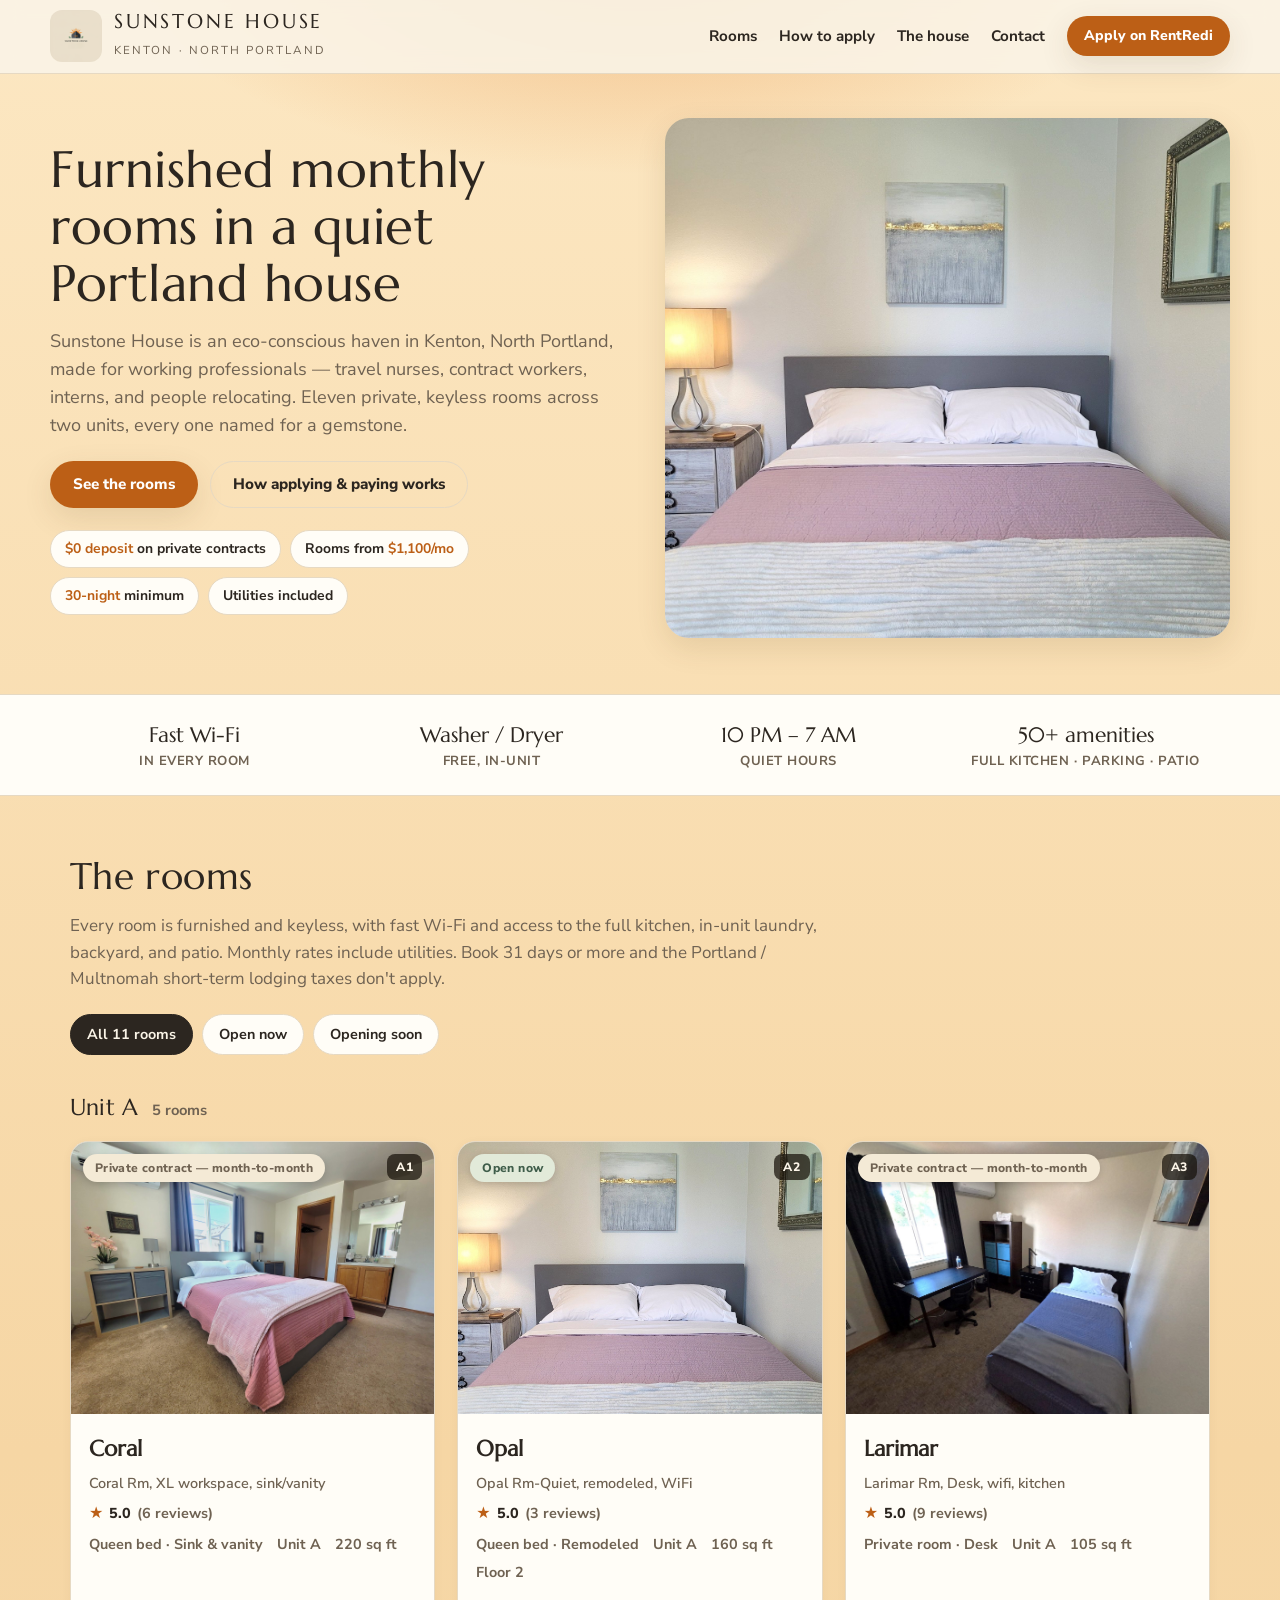
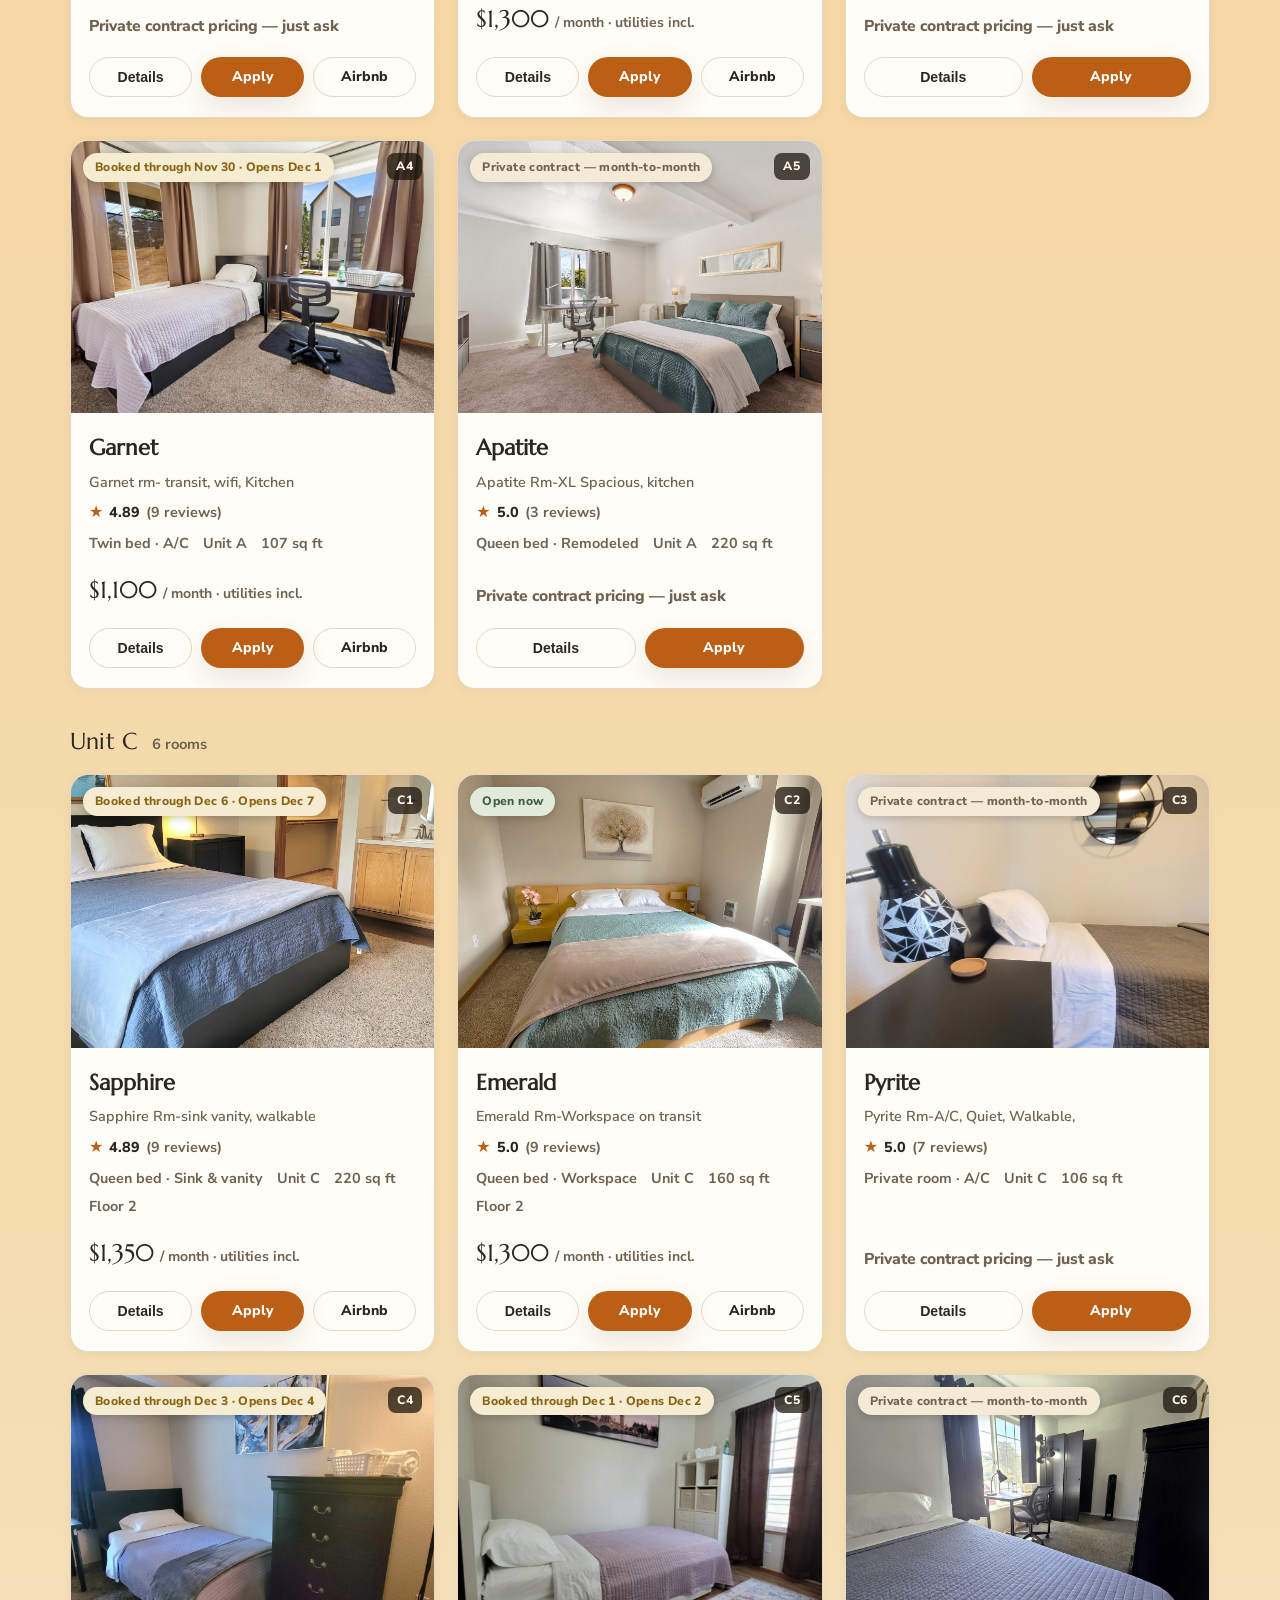
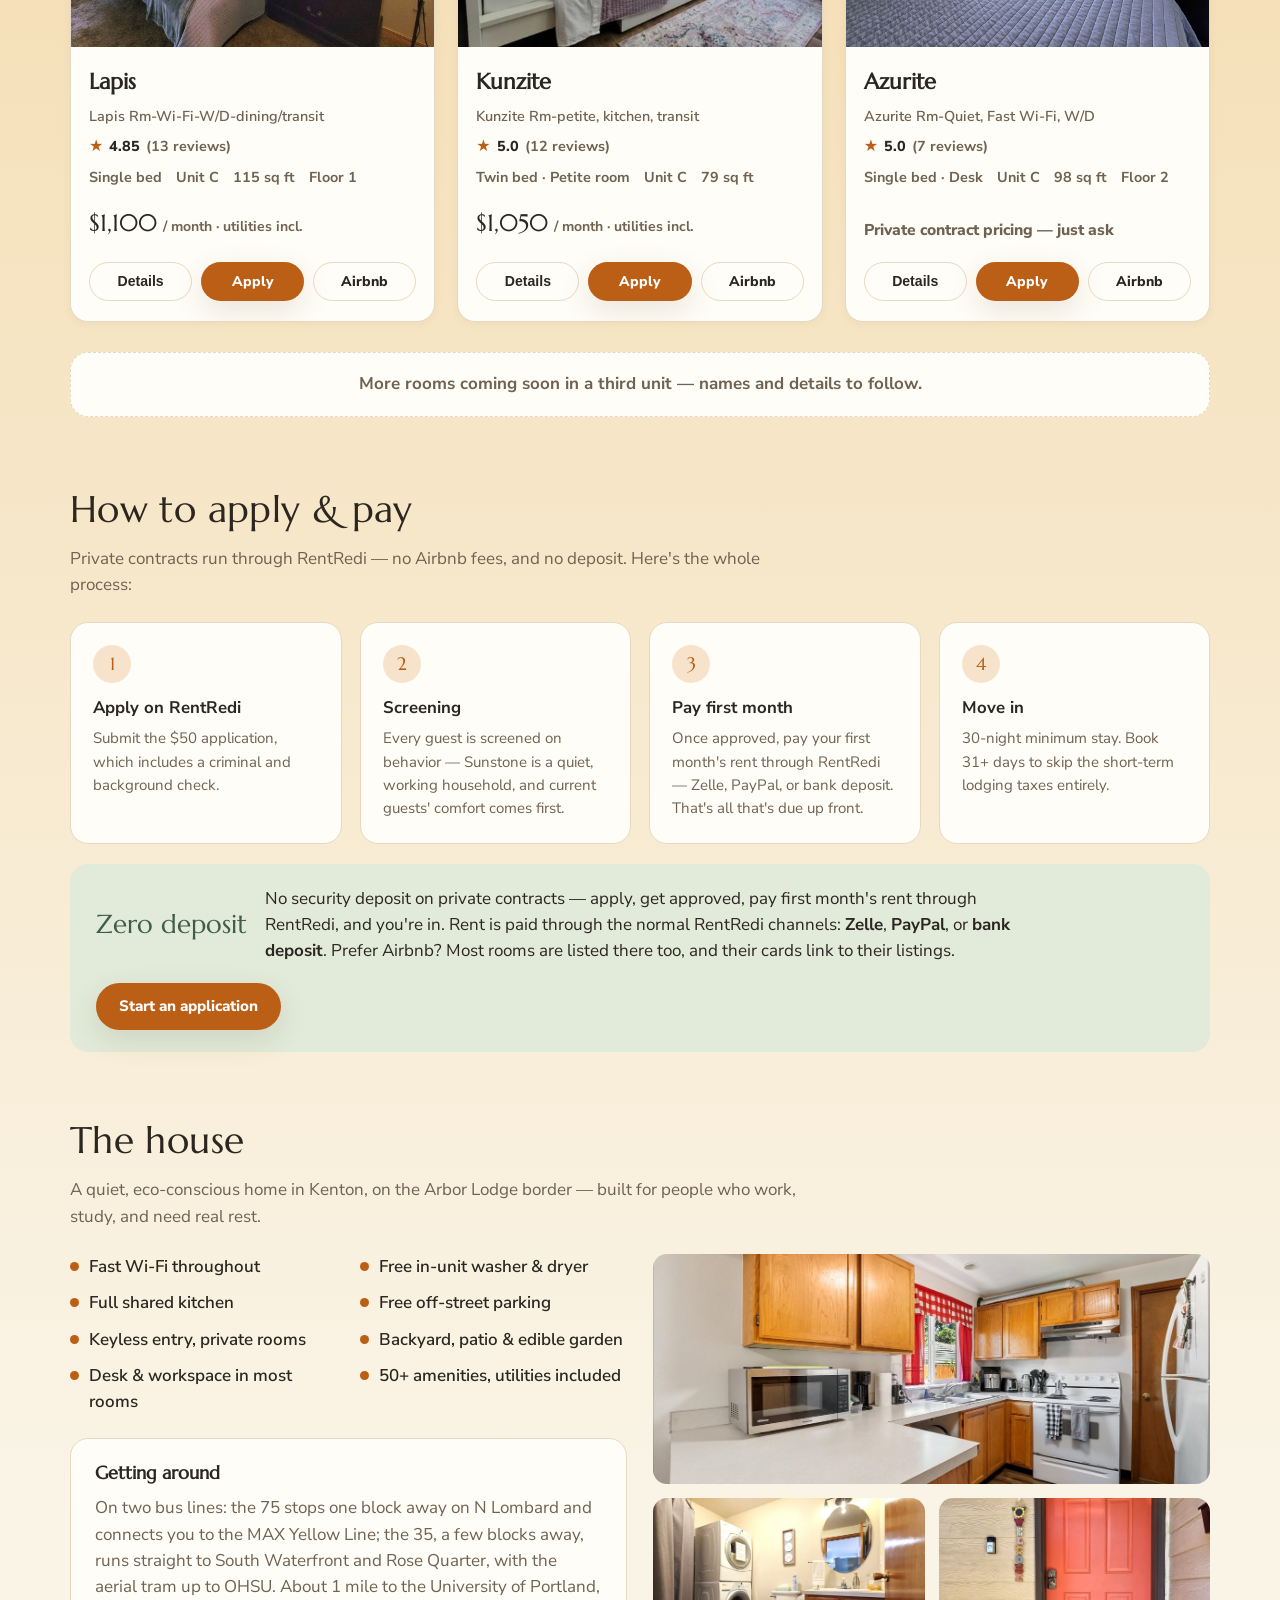
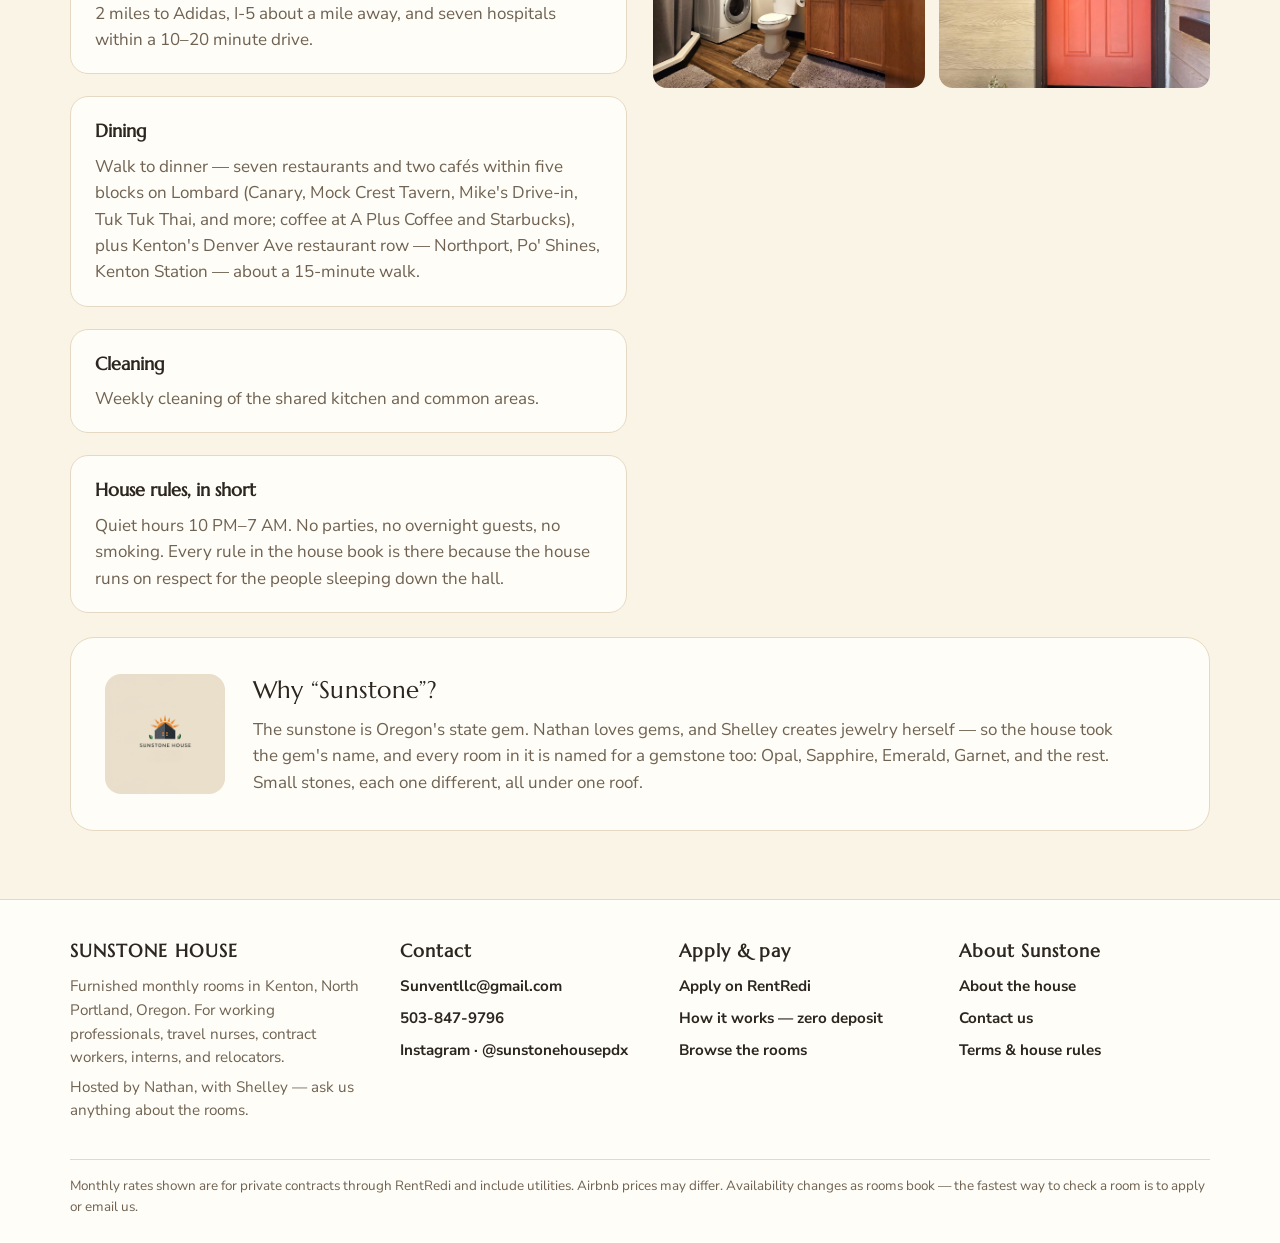
<file: index.html>
<!doctype html>
<html lang="en">
<head>
<!-- Google tag (gtag.js) -->
<script async src="https://www.googletagmanager.com/gtag/js?id=G-5K75ML6BBK"></script>
<script>
  window.dataLayer = window.dataLayer || [];
  function gtag(){dataLayer.push(arguments);}
  gtag('js', new Date());

  gtag('config', 'G-5K75ML6BBK');
</script>
<meta charset="utf-8" />
<meta name="viewport" content="width=device-width, initial-scale=1, viewport-fit=cover" />
<meta name="color-scheme" content="light" />
<meta name="description" content="Sunstone House — furnished monthly rooms in Kenton, North Portland. Quiet working household, fast Wi-Fi, in-unit laundry, zero deposit on private contracts through RentRedi." />
<link rel="icon" href="/favicon.ico" sizes="any" />
<link rel="icon" type="image/png" sizes="512x512" href="/assets/logo.png" />
<link rel="apple-touch-icon" href="/apple-touch-icon.png" />
<title>Sunstone House — Furnished Monthly Rooms in North Portland</title>
<link rel="canonical" href="https://sunstonehousepdx.com/" />
<link rel="alternate" type="text/markdown" href="/index.md" />
<link rel="alternate" type="text/plain" href="/llms.txt" />
<script type="application/ld+json">
{
  "@context": "https://schema.org",
  "@graph": [
    {
      "@type": ["LodgingBusiness", "LocalBusiness"],
      "@id": "https://sunstonehousepdx.com/#business",
      "name": "Sunstone House",
      "url": "https://sunstonehousepdx.com/",
      "description": "Furnished monthly rooms in a shared co-living house in Kenton, North Portland. Eleven private furnished rooms, month-to-month with a 31-day minimum, utilities included, no deposit on private contracts through RentRedi.",
      "email": "sunventllc@gmail.com",
      "telephone": "+1-503-847-9796",
      "priceRange": "$1100 - $1350",
      "currenciesAccepted": "USD",
      "petsAllowed": false,
      "address": {
        "@type": "PostalAddress",
        "addressLocality": "Portland",
        "addressRegion": "OR",
        "postalCode": "97217",
        "addressCountry": "US"
      },
      "sameAs": [
        "https://www.instagram.com/sunstonehousepdx",
        "https://www.airbnb.com/users/profile/1470221697870395558"
      ]
    },
    {
      "@type": "WebSite",
      "@id": "https://sunstonehousepdx.com/#website",
      "name": "Sunstone House",
      "url": "https://sunstonehousepdx.com/",
      "publisher": { "@id": "https://sunstonehousepdx.com/#business" }
    }
  ]
}
</script>
<link rel="preconnect" href="https://fonts.googleapis.com" />
<link rel="preconnect" href="https://fonts.gstatic.com" crossorigin />
<link href="https://fonts.googleapis.com/css2?family=Marcellus&family=Nunito+Sans:opsz,wght@6..12,400;6..12,600;6..12,700;6..12,800&display=swap" rel="stylesheet" />
<style>
  :root{
    color-scheme: light;
    --bg:#faf4e7; --surface:#fffdf7; --surface2:#f4ead6;
    --bg-grad:
      radial-gradient(ellipse 58% 320px at 50% -50px, rgba(224,116,26,.38), rgba(224,116,26,0) 70%),
      linear-gradient(180deg, #fce7c2 0%, #f6d6a4 24%, #f4dcb0 48%, #faf4e7 78%);
    --ink:#2c2620; --muted:#6f6252; --line:#e6d9c3;
    --accent:#bc5f16; --accent-ink:#ffffff; --accent-soft:#f7e3cb;
    --green:#3f5d4a; --green-soft:#e2ead9;
    --amber:#8a6414; --amber-soft:#f6ecd2;
    --shadow:0 10px 30px rgba(84,58,20,.12);
    --radius:18px;
  }
  *{box-sizing:border-box}
  html{scroll-behavior:smooth}
  body{margin:0;background:var(--bg-grad);color:var(--ink);
    font-family:"Nunito Sans",system-ui,-apple-system,"Segoe UI",sans-serif;
    font-size:17px;line-height:1.55;-webkit-font-smoothing:antialiased}
  h1,h2,h3,.display{font-family:"Marcellus",Georgia,serif;font-weight:400;letter-spacing:.01em}
  a{color:var(--accent)}
  img{display:block;max-width:100%}
  .wrap{max-width:1180px;margin:0 auto;padding:0 20px}

  /* Header */
  header{position:sticky;top:0;z-index:40;background:color-mix(in srgb,var(--bg) 88%,transparent);
    backdrop-filter:blur(10px);border-bottom:1px solid var(--line)}
  .header-in{display:flex;align-items:center;gap:16px;padding:10px 0}
  .brand{display:flex;align-items:center;gap:12px;text-decoration:none;color:var(--ink)}
  .brand img{width:52px;height:52px;border-radius:12px;object-fit:cover;background:#f7efdd}
  .brand .bname{font-family:"Marcellus",serif;font-size:1.25rem;letter-spacing:.14em;line-height:1.1}
  .brand .bsub{font-size:.72rem;letter-spacing:.18em;text-transform:uppercase;color:var(--muted)}
  nav{margin-left:auto;display:flex;gap:22px;align-items:center}
  nav a{color:var(--ink);text-decoration:none;font-weight:700;font-size:.95rem}
  nav a:hover{color:var(--accent)}
  .btn{display:inline-flex;align-items:center;gap:8px;border-radius:999px;padding:11px 22px;
    font-weight:800;font-size:.95rem;text-decoration:none;border:1px solid transparent;cursor:pointer;
    transition:transform .15s ease, box-shadow .15s ease}
  .btn:active{transform:scale(.98)}
  .btn-accent{background:var(--accent);color:var(--accent-ink);box-shadow:var(--shadow)}
  .btn-ghost{background:transparent;color:var(--ink);border-color:var(--line)}
  .btn-small{padding:8px 16px;font-size:.88rem}
  @media (max-width:760px){ nav a:not(.btn){display:none} .brand .bsub{display:none} }

  /* Hero */
  .hero{padding:44px 0 30px}
  .hero-grid{display:grid;grid-template-columns:1.02fr 1fr;gap:38px;align-items:center}
  @media (max-width:880px){ .hero-grid{grid-template-columns:1fr} }
  .hero h1{font-size:clamp(2rem,4.6vw,3.2rem);line-height:1.12;margin:0 0 14px}
  .hero p.lede{font-size:1.13rem;color:var(--muted);margin:0 0 22px;max-width:34em}
  .hero-photo{border-radius:24px;overflow:hidden;box-shadow:var(--shadow)}
  .hero-photo img{width:100%;height:100%;max-height:520px;object-fit:cover}
  .chips{display:flex;flex-wrap:wrap;gap:9px;margin:22px 0 0}
  .chip{background:var(--surface);border:1px solid var(--line);border-radius:999px;
    padding:7px 14px;font-size:.87rem;font-weight:700}
  .chip strong{color:var(--accent)}
  .cta-row{display:flex;flex-wrap:wrap;gap:12px}

  /* Fact strip */
  .strip{border-top:1px solid var(--line);border-bottom:1px solid var(--line);
    background:var(--surface);margin:26px 0 0}
  .strip-in{display:grid;grid-template-columns:repeat(4,1fr);gap:8px;padding:18px 0}
  @media (max-width:760px){ .strip-in{grid-template-columns:repeat(2,1fr)} }
  .fact{text-align:center;padding:6px}
  .fact .f-big{font-family:"Marcellus",serif;font-size:1.3rem}
  .fact .f-small{font-size:.82rem;color:var(--muted);font-weight:700;letter-spacing:.04em}

  /* Sections */
  section{padding:52px 0 8px}
  .sec-head{max-width:44em;margin-bottom:8px}
  .sec-head h2{font-size:clamp(1.6rem,3.4vw,2.3rem);margin:0 0 8px}
  .sec-head p{color:var(--muted);margin:0}

  /* Filters */
  .filters{display:flex;flex-wrap:wrap;gap:9px;margin:22px 0 6px}
  .filter-btn{border:1px solid var(--line);background:var(--surface);color:var(--ink);
    border-radius:999px;padding:8px 16px;font:inherit;font-size:.9rem;font-weight:700;cursor:pointer}
  .filter-btn[aria-pressed="true"]{background:var(--ink);color:var(--bg);border-color:var(--ink)}

  /* Units + room cards */
  .unit-head{display:flex;align-items:baseline;gap:14px;margin:34px 0 16px}
  .unit-head h3{font-size:1.45rem;margin:0}
  .unit-head span{color:var(--muted);font-size:.92rem;font-weight:700}
  .grid{display:grid;grid-template-columns:repeat(3,1fr);gap:22px}
  @media (max-width:980px){ .grid{grid-template-columns:repeat(2,1fr)} }
  @media (max-width:620px){ .grid{grid-template-columns:1fr} }
  .card{background:var(--surface);border:1px solid var(--line);border-radius:var(--radius);
    overflow:hidden;display:flex;flex-direction:column;box-shadow:0 2px 10px rgba(84,58,20,.05)}
  .card-photo{position:relative;aspect-ratio:4/3;overflow:hidden;background:var(--surface2)}
  .card-photo img{width:100%;height:100%;object-fit:cover}
  .badge{position:absolute;top:12px;left:12px;border-radius:999px;padding:5px 12px;
    font-size:.76rem;font-weight:800;letter-spacing:.03em;background:var(--surface);color:var(--ink);
    box-shadow:0 2px 8px rgba(0,0,0,.18)}
  .badge.open{background:var(--green-soft);color:var(--green)}
  .badge.soon{background:var(--amber-soft);color:var(--amber)}
  .badge.private{background:var(--surface2);color:var(--muted)}
  .code{position:absolute;top:12px;right:12px;border-radius:8px;padding:4px 9px;font-size:.76rem;
    font-weight:800;background:rgba(24,18,10,.72);color:#fdf6e9;letter-spacing:.06em}
  .photo-note{position:absolute;bottom:0;left:0;right:0;padding:14px 12px 7px;font-size:.74rem;
    font-weight:700;color:#fdf6e9;background:linear-gradient(transparent,rgba(24,18,10,.66))}
  .card-body{padding:18px 18px 20px;display:flex;flex-direction:column;gap:7px;flex:1}
  .card-body h4{font-family:"Marcellus",serif;font-size:1.35rem;margin:0}
  .card-title{font-size:.9rem;color:var(--muted);font-weight:600;line-height:1.4}
  .rating{display:inline-flex;align-items:center;gap:6px;font-size:.9rem;font-weight:800}
  .rating .star{color:var(--accent);font-size:1rem}
  .rating .rcount{color:var(--muted);font-weight:700}
  .meta{display:flex;flex-wrap:wrap;gap:6px 14px;font-size:.9rem;font-weight:700;color:var(--muted)}
  .price-row{margin-top:auto;padding-top:10px;display:flex;align-items:baseline;gap:6px}
  .price{font-family:"Marcellus",serif;font-size:1.5rem}
  .price-per{color:var(--muted);font-weight:700;font-size:.88rem}
  .price-private{font-weight:800;color:var(--muted);font-size:.98rem}
  .card-actions{display:flex;gap:9px;margin-top:12px;flex-wrap:wrap}
  .card-actions .btn{flex:1;justify-content:center}
  .hidden{display:none !important}

  .coming{margin:30px 0 4px;border:1px dashed var(--line);border-radius:var(--radius);
    padding:18px 22px;text-align:center;color:var(--muted);font-weight:700;background:var(--surface)}

  /* Steps */
  .steps{display:grid;grid-template-columns:repeat(4,1fr);gap:18px;margin-top:24px}
  @media (max-width:980px){ .steps{grid-template-columns:repeat(2,1fr)} }
  @media (max-width:560px){ .steps{grid-template-columns:1fr} }
  .step{background:var(--surface);border:1px solid var(--line);border-radius:var(--radius);padding:22px}
  .step .num{width:38px;height:38px;border-radius:50%;background:var(--accent-soft);color:var(--accent);
    display:flex;align-items:center;justify-content:center;font-family:"Marcellus",serif;font-size:1.15rem;margin-bottom:12px}
  .step h4{margin:0 0 6px;font-size:1.05rem}
  .step p{margin:0;color:var(--muted);font-size:.94rem}
  .zero{margin-top:20px;background:var(--green-soft);border-radius:var(--radius);padding:22px 26px;
    display:flex;gap:18px;align-items:center;flex-wrap:wrap}
  .zero .z-big{font-family:"Marcellus",serif;font-size:1.6rem;color:var(--green)}
  .zero p{margin:0;max-width:46em}

  /* House */
  .house-grid{display:grid;grid-template-columns:1fr 1fr;gap:26px;margin-top:24px;align-items:start}
  @media (max-width:880px){ .house-grid{grid-template-columns:1fr} }
  .amen{list-style:none;margin:0;padding:0;display:grid;grid-template-columns:1fr 1fr;gap:10px 22px}
  @media (max-width:480px){ .amen{grid-template-columns:1fr} }
  .amen li{display:flex;gap:10px;align-items:flex-start;font-weight:600}
  .amen .dot{flex:none;width:9px;height:9px;border-radius:50%;background:var(--accent);margin-top:8px}
  .house-photos{display:grid;grid-template-columns:1fr 1fr;gap:14px}
  .house-photos img{border-radius:14px;width:100%;height:190px;object-fit:cover}
  .house-photos img.wide{grid-column:1/-1;height:230px}
  .rules{margin-top:22px;background:var(--surface);border:1px solid var(--line);
    border-radius:var(--radius);padding:20px 24px}
  .rules h4{margin:0 0 8px;font-family:"Marcellus",serif;font-size:1.15rem}
  .rules p{margin:0;color:var(--muted)}

  /* Story */
  .story{background:var(--surface);border:1px solid var(--line);border-radius:24px;
    padding:34px;margin-top:24px;display:grid;grid-template-columns:120px 1fr;gap:28px;align-items:center}
  @media (max-width:620px){ .story{grid-template-columns:1fr;text-align:center;justify-items:center} }
  .story img{width:120px;height:120px;border-radius:16px;object-fit:cover;background:#f7efdd}
  .story h3{margin:0 0 8px;font-size:1.5rem}
  .story p{margin:0;color:var(--muted);max-width:52em}

  /* Footer */
  footer{margin-top:60px;border-top:1px solid var(--line);background:var(--surface)}
  .foot-in{padding:38px 0 30px;display:grid;grid-template-columns:1.2fr 1fr 1fr 1fr;gap:28px}
  @media (max-width:760px){ .foot-in{grid-template-columns:1fr} }
  footer h4{font-family:"Marcellus",serif;margin:0 0 10px;font-size:1.1rem;letter-spacing:.06em}
  footer p, footer a{font-size:.95rem}
  footer p{color:var(--muted);margin:0 0 6px}
  .foot-links{display:flex;flex-direction:column;gap:8px}
  .foot-links a{color:var(--ink);text-decoration:none;font-weight:700}
  .foot-links a:hover{color:var(--accent)}
  .fineprint{border-top:1px solid var(--line);padding:16px 0 26px;color:var(--muted);font-size:.84rem}

  /* Modal */
  .modal-back{position:fixed;inset:0;background:rgba(20,14,6,.6);z-index:60;display:none;
    align-items:flex-end;justify-content:center;padding:0}
  .modal-back.open{display:flex}
  .modal{background:var(--bg);width:100%;max-width:680px;max-height:92vh;overflow:auto;
    border-radius:22px 22px 0 0;padding:0 0 28px;animation:rise .22s ease}
  @media (min-width:700px){ .modal-back{align-items:center;padding:24px} .modal{border-radius:22px} }
  @keyframes rise{from{transform:translateY(16px);opacity:.4}to{transform:none;opacity:1}}
  @media (prefers-reduced-motion: reduce){ .modal{animation:none} html{scroll-behavior:auto} }
  .modal-photo{position:relative}
  .modal-photo img.main{width:100%;height:300px;object-fit:cover}
  .modal-photo img.second{width:100%;height:190px;object-fit:cover;margin-top:4px}
  .modal-close{position:absolute;top:14px;right:14px;width:40px;height:40px;border-radius:50%;
    border:none;background:rgba(24,18,10,.72);color:#fdf6e9;font-size:1.2rem;cursor:pointer;line-height:1}
  .modal-body{padding:22px 26px 0}
  .modal-body h3{font-size:1.7rem;margin:0 0 2px}
  .modal-actions{display:flex;gap:10px;flex-wrap:wrap;margin-top:18px}
  .modal-actions .btn{flex:1;justify-content:center;min-width:150px}
</style>
</head>
<body>

<header>
  <div class="wrap header-in">
    <a class="brand" href="#top">
      <img src="assets/logo.png" alt="Sunstone House logo — a house with a rising sun" />
      <span>
        <span class="bname">SUNSTONE HOUSE</span><br />
        <span class="bsub">Kenton · North Portland</span>
      </span>
    </a>
    <nav>
      <a href="#rooms">Rooms</a>
      <a href="#apply">How to apply</a>
      <a href="#house">The house</a>
      <a href="#contact">Contact</a>
      <a class="btn btn-accent btn-small" href="https://app.rentredi.com/listingDetails/nP26V74aCEU7MQTvePxpmJXlaKL2" target="_blank" rel="noopener">Apply on RentRedi</a>
    </nav>
  </div>
</header>

<main id="top">
  <!-- HERO -->
  <div class="wrap hero">
    <div class="hero-grid">
      <div>
        <h1>Furnished monthly rooms in a quiet Portland house</h1>
        <p class="lede">Sunstone House is an eco-conscious haven in Kenton, North Portland, made for working professionals — travel nurses, contract workers, interns, and people relocating. Eleven private, keyless rooms across two units, every one named for a gemstone.</p>
        <div class="cta-row">
          <a class="btn btn-accent" href="#rooms">See the rooms</a>
          <a class="btn btn-ghost" href="#apply">How applying &amp; paying works</a>
        </div>
        <div class="chips">
          <span class="chip"><strong>$0 deposit</strong> on private contracts</span>
          <span class="chip">Rooms from <strong>$1,100/mo</strong></span>
          <span class="chip"><strong>30-night</strong> minimum</span>
          <span class="chip">Utilities included</span>
        </div>
      </div>
      <div class="hero-photo">
        <img src="assets/opal.jpg" alt="The Opal room at Sunstone House — the freshly remodeled queen room with soft light all day" />
      </div>
    </div>
  </div>

  <div class="strip">
    <div class="wrap strip-in">
      <div class="fact"><div class="f-big">Fast Wi-Fi</div><div class="f-small">IN EVERY ROOM</div></div>
      <div class="fact"><div class="f-big">Washer / Dryer</div><div class="f-small">FREE, IN-UNIT</div></div>
      <div class="fact"><div class="f-big">10 PM – 7 AM</div><div class="f-small">QUIET HOURS</div></div>
      <div class="fact"><div class="f-big">50+ amenities</div><div class="f-small">FULL KITCHEN · PARKING · PATIO</div></div>
    </div>
  </div>

  <!-- ROOMS -->
  <section id="rooms">
    <div class="wrap">
      <div class="sec-head">
        <h2>The rooms</h2>
        <p>Every room is furnished and keyless, with fast Wi-Fi and access to the full kitchen, in-unit laundry, backyard, and patio. Monthly rates include utilities. Book 31 days or more and the Portland / Multnomah short-term lodging taxes don't apply.</p>
      </div>
      <div class="filters" role="group" aria-label="Filter rooms by availability">
        <button class="filter-btn" data-filter="all" aria-pressed="true">All 11 rooms</button>
        <button class="filter-btn" data-filter="open" aria-pressed="false">Open now</button>
        <button class="filter-btn" data-filter="soon" aria-pressed="false">Opening soon</button>
      </div>
      <div id="room-units"></div>
      <div class="coming">More rooms coming soon in a third unit — names and details to follow.</div>
    </div>
  </section>

  <!-- APPLY / PAY -->
  <section id="apply">
    <div class="wrap">
      <div class="sec-head">
        <h2>How to apply &amp; pay</h2>
        <p>Private contracts run through RentRedi — no Airbnb fees, and no deposit. Here's the whole process:</p>
      </div>
      <div class="steps">
        <div class="step"><div class="num">1</div><h4>Apply on RentRedi</h4><p>Submit the $50 application, which includes a criminal and background check.</p></div>
        <div class="step"><div class="num">2</div><h4>Screening</h4><p>Every guest is screened on behavior — Sunstone is a quiet, working household, and current guests' comfort comes first.</p></div>
        <div class="step"><div class="num">3</div><h4>Pay first month</h4><p>Once approved, pay your first month's rent through RentRedi — Zelle, PayPal, or bank deposit. That's all that's due up front.</p></div>
        <div class="step"><div class="num">4</div><h4>Move in</h4><p>30-night minimum stay. Book 31+ days to skip the short-term lodging taxes entirely.</p></div>
      </div>
      <div class="zero">
        <div class="z-big">Zero deposit</div>
        <p>No security deposit on private contracts — apply, get approved, pay first month's rent through RentRedi, and you're in. Rent is paid through the normal RentRedi channels: <strong>Zelle</strong>, <strong>PayPal</strong>, or <strong>bank deposit</strong>. Prefer Airbnb? Most rooms are listed there too, and their cards link to their listings.</p>
        <a class="btn btn-accent" href="https://app.rentredi.com/listingDetails/nP26V74aCEU7MQTvePxpmJXlaKL2" target="_blank" rel="noopener">Start an application</a>
      </div>
    </div>
  </section>

  <!-- THE HOUSE -->
  <section id="house">
    <div class="wrap">
      <div class="sec-head">
        <h2>The house</h2>
        <p>A quiet, eco-conscious home in Kenton, on the Arbor Lodge border — built for people who work, study, and need real rest.</p>
      </div>
      <div class="house-grid">
        <div>
          <ul class="amen">
            <li><span class="dot"></span>Fast Wi-Fi throughout</li>
            <li><span class="dot"></span>Free in-unit washer &amp; dryer</li>
            <li><span class="dot"></span>Full shared kitchen</li>
            <li><span class="dot"></span>Free off-street parking</li>
            <li><span class="dot"></span>Keyless entry, private rooms</li>
            <li><span class="dot"></span>Backyard, patio &amp; edible garden</li>
            <li><span class="dot"></span>Desk &amp; workspace in most rooms</li>
            <li><span class="dot"></span>50+ amenities, utilities included</li>
          </ul>
          <div class="rules">
            <h4>Getting around</h4>
            <p>On two bus lines: the 75 stops one block away on N Lombard and connects you to the MAX Yellow Line; the 35, a few blocks away, runs straight to South Waterfront and Rose Quarter, with the aerial tram up to OHSU. About 1 mile to the University of Portland, 2 miles to Adidas, I-5 about a mile away, and seven hospitals within a 10–20 minute drive.</p>
          </div>
          <div class="rules">
            <h4>Dining</h4>
            <p>Walk to dinner — seven restaurants and two cafés within five blocks on Lombard (Canary, Mock Crest Tavern, Mike's Drive-in, Tuk Tuk Thai, and more; coffee at A Plus Coffee and Starbucks), plus Kenton's Denver Ave restaurant row — Northport, Po' Shines, Kenton Station — about a 15-minute walk.</p>
          </div>
          <div class="rules">
            <h4>Cleaning</h4>
            <p>Weekly cleaning of the shared kitchen and common areas.</p>
          </div>
          <div class="rules">
            <h4>House rules, in short</h4>
            <p>Quiet hours 10 PM–7 AM. No parties, no overnight guests, no smoking. Every rule in the house book is there because the house runs on respect for the people sleeping down the hall.</p>
          </div>
        </div>
        <div class="house-photos">
          <img class="wide" src="assets/kitchen.jpg" alt="The shared kitchen at Sunstone House" />
          <img src="assets/laundry.jpg" alt="In-unit washer and dryer at Sunstone House" />
          <img src="assets/exterior.jpg" alt="Outside Sunstone House in North Portland" />
        </div>
      </div>

      <div class="story">
        <img src="assets/logo.png" alt="Sunstone House logo" />
        <div>
          <h3>Why “Sunstone”?</h3>
          <p>The sunstone is Oregon's state gem. Nathan loves gems, and Shelley creates jewelry herself — so the house took the gem's name, and every room in it is named for a gemstone too: Opal, Sapphire, Emerald, Garnet, and the rest. Small stones, each one different, all under one roof.</p>
        </div>
      </div>
    </div>
  </section>
</main>

<!-- FOOTER -->
<footer id="contact">
  <div class="wrap">
    <div class="foot-in">
      <div>
        <h4>SUNSTONE HOUSE</h4>
        <p>Furnished monthly rooms in Kenton, North Portland, Oregon. For working professionals, travel nurses, contract workers, interns, and relocators.</p>
        <p>Hosted by Nathan, with Shelley — ask us anything about the rooms.</p>
      </div>
      <div>
        <h4>Contact</h4>
        <div class="foot-links">
          <a href="mailto:Sunventllc@gmail.com">Sunventllc@gmail.com</a>
          <a href="tel:+15038479796">503-847-9796</a>
          <a href="https://www.instagram.com/sunstonehousepdx" target="_blank" rel="noopener">Instagram · @sunstonehousepdx</a>
        </div>
      </div>
      <div>
        <h4>Apply &amp; pay</h4>
        <div class="foot-links">
          <a href="https://app.rentredi.com/listingDetails/nP26V74aCEU7MQTvePxpmJXlaKL2" target="_blank" rel="noopener">Apply on RentRedi</a>
          <a href="#apply">How it works — zero deposit</a>
          <a href="#rooms">Browse the rooms</a>
        </div>
      </div>
      <div>
        <h4>About Sunstone</h4>
        <div class="foot-links">
          <a href="/about.html">About the house</a>
          <a href="/contact.html">Contact us</a>
          <a href="/terms.html">Terms &amp; house rules</a>
        </div>
      </div>
    </div>
    <div class="fineprint">Monthly rates shown are for private contracts through RentRedi and include utilities. Airbnb prices may differ. Availability changes as rooms book — the fastest way to check a room is to apply or email us.</div>
  </div>
</footer>

<!-- ROOM DETAIL MODAL -->
<div class="modal-back" id="modal-back" role="dialog" aria-modal="true" aria-hidden="true">
  <div class="modal">
    <div class="modal-photo">
      <img class="main" id="m-img" src="assets/hero.jpg" alt="" />
      <button class="modal-close" id="m-close" aria-label="Close room details">×</button>
    </div>
    <img class="second" id="m-img2" src="assets/hero.jpg" alt="" style="width:100%;object-fit:cover" hidden />
    <div class="modal-body">
      <h3 id="m-name"></h3>
      <div class="card-title" id="m-title"></div>
      <div id="m-rating" style="margin-top:8px"></div>
      <div class="meta" id="m-meta" style="margin-top:10px"></div>
      <p id="m-desc" style="color:var(--muted);margin:12px 0 0"></p>
      <div class="price-row" id="m-price"></div>
      <div class="modal-actions" id="m-actions"></div>
    </div>
  </div>
</div>

<script>
var RENTREDI = "https://app.rentredi.com/listingDetails/nP26V74aCEU7MQTvePxpmJXlaKL2";

var UNITS = [
  { id:"A", name:"Unit A", note:"5 rooms" },
  { id:"C", name:"Unit C", note:"6 rooms" }
];

var ROOMS = [
  { code:"A1", name:"Coral", unit:"A",
    title:"Sunstone House-Coral Rm, XL workspace, sink/vanity",
    bed:"Queen bed · Sink & vanity", price:null, status:"private", statusLabel:"Private contract — month-to-month",
    img:"assets/coral.jpg", img2:null, housePhoto:false,
    rentredi: RENTREDI, sqft:220,
    rating:{ stars:"5.0", count:6 },
    desc:"A generous queen room with an XL workspace and its own sink and vanity — room to work, room to unwind. One of the house's deliberately screen-free rooms, kept quiet for real rest.",
    airbnb:"https://airbnb.com/h/sunstonea01" },
  { code:"A2", name:"Opal", unit:"A",
    title:"Sunstone House Opal Rm-Quiet, remodeled, WiFi",
    bed:"Queen bed · Remodeled", price:1300, status:"open", statusLabel:"Open now",
    img:"assets/opal.jpg", img2:"assets/opal-2.jpg", housePhoto:false,
    rentredi:"https://app.rentredi.com/listingDetails/nP26V74aCEU7MQTvePxpmJXlaKL2/-LOnUk-N7JEKTA-7EGj0/A2", sqft:160, floor:2,
    rating:{ stars:"5.0", count:3 },
    desc:"The freshly remodeled queen room — calm colors, a proper bedside setup, and soft light all day. A guest favorite for long stays, and deliberately screen-free.",
    airbnb:"https://www.airbnb.com/rooms/1171644337801975661" },
  { code:"A3", name:"Larimar", unit:"A",
    title:"Sunstone House-Larimar Rm, Desk, wifi, kitchen",
    bed:"Private room · Desk", price:null, status:"private", statusLabel:"Private contract — month-to-month",
    img:"assets/larimar.jpg", img2:null, housePhoto:false,
    rentredi: RENTREDI, sqft:105,
    rating:{ stars:"5.0", count:9 },
    desc:"Larimar is held on a private contract and isn't bookable on Airbnb. It has a desk and fast Wi-Fi, with the full kitchen steps away. If you're looking for a monthly private arrangement, ask us about it.",
    airbnb:null },
  { code:"A4", name:"Garnet", unit:"A",
    title:"Sunstone House-Garnet rm- transit, wifi, Kitchen",
    bed:"Twin bed · A/C", price:1100, status:"booked", statusLabel:"Booked through Nov 30 · Opens Dec 1",
    img:"assets/garnet.jpg", img2:"assets/garnet-2.jpg", housePhoto:false,
    rentredi: RENTREDI, sqft:107,
    rating:{ stars:"4.89", count:9 },
    desc:"A bright twin room with A/C, a long desk under the windows, and a full storage wall. Big windows, blackout curtains, and the bus line a short walk away.",
    airbnb:"https://www.airbnb.com/rooms/886952564101590976" },
  { code:"A5", name:"Apatite", unit:"A",
    title:"Sunstone House-Apatite Rm-XL Spacious, kitchen",
    bed:"Queen bed · Remodeled", price:null, status:"private", statusLabel:"Private contract — month-to-month",
    img:"assets/apatite.jpg", img2:null, housePhoto:false,
    rentredi: RENTREDI, sqft:220,
    rating:{ stars:"5.0", count:3 },
    desc:"At roughly 220 square feet, Apatite is one of the biggest rooms in the house — remodeled and spacious, with the kitchen close by. It's held on a private contract and isn't bookable on Airbnb; ask us about availability.",
    airbnb:null },
  { code:"C1", name:"Sapphire", unit:"C",
    title:"Sunstone House - Sapphire Rm-sink vanity, walkable",
    bed:"Queen bed · Sink & vanity", price:1350, status:"soon", statusLabel:"Booked through Dec 6 · Opens Dec 7",
    img:"assets/sapphire.jpg", img2:"assets/sapphire-2.jpg", housePhoto:false,
    rentredi:"https://app.rentredi.com/listingDetails/nP26V74aCEU7MQTvePxpmJXlaKL2/-LOnUk-N7JEKTA-7EGj0/C1", sqft:220, floor:2,
    rating:{ stars:"4.89", count:9 },
    desc:"The XL queen room — walk-in closet, its own sink and vanity, and a desk by the window. In a walkable pocket of Kenton, with the patio and backyard right outside.",
    airbnb:"https://www.airbnb.com/rooms/796332063442924370" },
  { code:"C2", name:"Emerald", unit:"C",
    title:"Sunstone House-Emerald Rm-Workspace on transit",
    bed:"Queen bed · Workspace", price:1300, status:"open", statusLabel:"Open now",
    img:"assets/emerald.jpg", img2:"assets/emerald-2.jpg", housePhoto:false,
    rentredi:"https://app.rentredi.com/listingDetails/nP26V74aCEU7MQTvePxpmJXlaKL2/-LOnUk-N7JEKTA-7EGj0/C2", sqft:160, floor:2,
    rating:{ stars:"5.0", count:9 },
    desc:"A serene queen room with a dedicated workspace, built-in bedside shelves, and A/C — right on the transit line. Emerald's long-stay guests have given it a spotless 5.0 across nine reviews.",
    airbnb:"https://www.airbnb.com/rooms/803571153281560582" },
  { code:"C3", name:"Pyrite", unit:"C",
    title:"Sunstone House-Pyrite Rm-A/C, Quiet, Walkable,",
    bed:"Private room · A/C", price:null, status:"private", statusLabel:"Private contract — month-to-month",
    img:"assets/pyrite.jpg", img2:null, housePhoto:false,
    rentredi: RENTREDI, sqft:106,
    rating:{ stars:"5.0", count:7 },
    desc:"Pyrite is a quiet room with A/C in a walkable part of the neighborhood, held on a private contract and not bookable on Airbnb. Ask us if you're looking for a monthly private arrangement.",
    airbnb:null },
  { code:"C4", name:"Lapis", unit:"C",
    title:"Sunstone House-Lapis Rm-Wi-Fi-W/D-dining/transit",
    bed:"Single bed", price:1100, status:"soon", statusLabel:"Booked through Dec 3 · Opens Dec 4",
    img:"assets/lapis.jpg", img2:null, housePhoto:false,
    rentredi:"https://app.rentredi.com/listingDetails/nP26V74aCEU7MQTvePxpmJXlaKL2/-LOnUk-N7JEKTA-7EGj0/C4", sqft:115, floor:1,
    rating:{ stars:"4.85", count:13 },
    desc:"A cozy single room with a tall dresser and gem-toned art, close to the dining room. Wi-Fi, washer/dryer, and the transit line all right there — a proven landing spot, with thirteen guest reviews.",
    airbnb:"https://www.airbnb.com/rooms/806509557115505125" },
  { code:"C5", name:"Kunzite", unit:"C",
    title:"Sunstone House-Kunzite Rm-petite, kitchen, transit",
    bed:"Twin bed · Petite room", price:1050, status:"soon", statusLabel:"Booked through Dec 1 · Opens Dec 2",
    img:"assets/kunzite.jpg", img2:null, housePhoto:false,
    rentredi: RENTREDI, sqft:79,
    rating:{ stars:"5.0", count:12 },
    desc:"A petite twin room near the dining room and the kitchen — small, quiet, and one of the most affordable rooms in the house. Ideal for one person on a monthly stay near transit.",
    airbnb:"https://airbnb.com/h/sunstonec05" },
  { code:"C6", name:"Azurite", unit:"C",
    title:"Sunstone House Azurite Rm-Quiet, Fast Wi-Fi, W/D",
    bed:"Single bed · Desk", price:null, status:"private", statusLabel:"Private contract — month-to-month",
    img:"assets/azurite.jpg", img2:"assets/azurite-2.jpg", housePhoto:false,
    rentredi:"https://app.rentredi.com/listingDetails/nP26V74aCEU7MQTvePxpmJXlaKL2/-LOnUk-N7JEKTA-7EGj0/C6", sqft:98, floor:2,
    rating:{ stars:"5.0", count:7 },
    desc:"A quiet single room with a desk under big windows, fast Wi-Fi, and plenty of storage. A work-ready setup steps from the laundry — rated 5.0 by seven guests.",
    airbnb:"https://www.airbnb.com/rooms/807167221557469880" }
];

function money(n){ return "$" + n.toLocaleString("en-US"); }
function badgeClass(s){ return s==="open" ? "badge open" : (s==="soon" || s==="booked") ? "badge soon" : s==="private" ? "badge private" : "badge"; }
function ratingHTML(r){
  if(!r) return "";
  return '<span class="rating"><span class="star" aria-hidden="true">★</span>' + r.stars +
    ' <span class="rcount">(' + r.count + ' reviews)</span></span>';
}
function sizeFloorSpans(room){
  var s = "";
  if(room.sqft) s += "<span>" + room.sqft + " sq ft</span>";
  if(room.floor) s += "<span>Floor " + room.floor + "</span>";
  return s;
}
function applyURL(room){ return room.rentredi || RENTREDI; }

function cardHTML(room){
  var price = room.price
    ? '<div class="price-row"><span class="price">' + money(room.price) + '</span><span class="price-per">/ month · utilities incl.</span></div>'
    : room.askPrice
    ? '<div class="price-row"><span class="price-private">Monthly rate — ask us</span></div>'
    : '<div class="price-row"><span class="price-private">Private contract pricing — just ask</span></div>';
  var airbnbBtn = room.airbnb
    ? '<a class="btn btn-ghost btn-small" href="' + room.airbnb + '" target="_blank" rel="noopener">Airbnb</a>' : '';
  var note = room.housePhoto
    ? '<div class="photo-note">House photo — ask us for room photos</div>' : '';
  return '<article class="card" data-status="' + room.status + '">' +
    '<div class="card-photo"><img src="' + room.img + '" alt="' +
      (room.housePhoto ? 'Sunstone House — shared spaces and grounds' : 'The ' + room.name + ' room at Sunstone House') +
      '" loading="lazy" />' +
      '<span class="' + badgeClass(room.status) + '">' + room.statusLabel + '</span>' +
      '<span class="code">' + room.code + '</span>' + note + '</div>' +
    '<div class="card-body"><h4>' + room.name + '</h4>' +
      '<div class="card-title">' + room.title.replace(/^Sunstone House\s*-?\s*/,'') + '</div>' +
      (room.rating ? '<div>' + ratingHTML(room.rating) + '</div>' : '') +
      '<div class="meta"><span>' + room.bed + '</span><span>Unit ' + room.unit + '</span>' + sizeFloorSpans(room) + '</div>' +
      price +
      '<div class="card-actions">' +
        '<button class="btn btn-ghost btn-small" data-details="' + room.code + '">Details</button>' +
        '<a class="btn btn-accent btn-small" href="' + applyURL(room) + '" target="_blank" rel="noopener">Apply</a>' +
        airbnbBtn +
      '</div></div></article>';
}

function renderRooms(){
  var host = document.getElementById("room-units");
  var html = "";
  UNITS.forEach(function(u){
    html += '<div class="unit-block" data-unit="' + u.id + '">' +
      '<div class="unit-head"><h3>Unit ' + u.id + '</h3><span>' + u.note + '</span></div>' +
      '<div class="grid">' +
      ROOMS.filter(function(r){ return r.unit===u.id; }).map(cardHTML).join("") +
      '</div></div>';
  });
  host.innerHTML = html;
  host.querySelectorAll("[data-details]").forEach(function(btn){
    btn.addEventListener("click", function(){ openModal(btn.getAttribute("data-details")); });
  });
}

var filterBtns = document.querySelectorAll(".filter-btn");
filterBtns.forEach(function(btn){
  btn.addEventListener("click", function(){
    filterBtns.forEach(function(b){ b.setAttribute("aria-pressed","false"); });
    btn.setAttribute("aria-pressed","true");
    var f = btn.getAttribute("data-filter");
    document.querySelectorAll(".card").forEach(function(card){
      card.classList.toggle("hidden", f!=="all" && card.getAttribute("data-status")!==f);
    });
    document.querySelectorAll(".unit-block").forEach(function(block){
      var any = block.querySelectorAll(".card:not(.hidden)").length > 0;
      block.classList.toggle("hidden", !any);
    });
  });
});

/* Modal */
var back = document.getElementById("modal-back");
function openModal(code){
  var room = ROOMS.filter(function(r){ return r.code===code; })[0];
  if(!room) return;
  var img = document.getElementById("m-img");
  img.src = room.img;
  img.alt = room.housePhoto ? "Sunstone House — shared spaces and grounds" : "The " + room.name + " room at Sunstone House";
  var img2 = document.getElementById("m-img2");
  if(room.img2){ img2.src = room.img2; img2.alt = "Another view of the " + room.name + " room"; img2.hidden = false; }
  else { img2.hidden = true; img2.removeAttribute("src"); }
  document.getElementById("m-name").textContent = room.name + " · " + room.code;
  document.getElementById("m-title").textContent = room.title;
  document.getElementById("m-rating").innerHTML = ratingHTML(room.rating);
  document.getElementById("m-meta").innerHTML =
    "<span>" + room.bed + "</span><span>Unit " + room.unit + "</span>" + sizeFloorSpans(room) + "<span>" + room.statusLabel + "</span>" +
    (room.housePhoto ? "<span>Photo shown is of the house — ask us for room photos</span>" : "");
  document.getElementById("m-desc").textContent = room.desc;
  document.getElementById("m-price").innerHTML = room.price
    ? '<span class="price">' + money(room.price) + '</span><span class="price-per">/ month · utilities included · $0 deposit on private contract</span>'
    : room.askPrice
    ? '<span class="price-private">Monthly rate on request — email us or apply on RentRedi to confirm. Zero deposit, first month through RentRedi after approval.</span>'
    : '<span class="price-private">Private contract — pricing on request. Zero deposit, first month through RentRedi after approval.</span>';
  var actions = '<a class="btn btn-accent" href="' + applyURL(room) + '" target="_blank" rel="noopener">Apply &amp; pay on RentRedi</a>';
  if(room.airbnb){
    actions += '<a class="btn btn-ghost" href="' + room.airbnb + '" target="_blank" rel="noopener">View on Airbnb</a>';
  } else {
    actions += '<a class="btn btn-ghost" href="mailto:Sunventllc@gmail.com?subject=' +
      encodeURIComponent("Sunstone House — " + room.name + " (" + room.code + ") availability") +
      '">Ask about this room</a>';
  }
  document.getElementById("m-actions").innerHTML = actions;
  back.classList.add("open");
  back.setAttribute("aria-hidden","false");
  document.body.style.overflow = "hidden";
  document.getElementById("m-close").focus();
}
function closeModal(){
  back.classList.remove("open");
  back.setAttribute("aria-hidden","true");
  document.body.style.overflow = "";
}
document.getElementById("m-close").addEventListener("click", closeModal);
back.addEventListener("click", function(e){ if(e.target===back) closeModal(); });
document.addEventListener("keydown", function(e){ if(e.key==="Escape") closeModal(); });

renderRooms();
</script>
<script>
/* Sunstone House agent tools (WebMCP).
   Registered only when the browser exposes navigator.modelContext.
   The page works exactly the same without it. */
(function () {
  var RENTREDI_MAIN = "https://app.rentredi.com/listingDetails/nP26V74aCEU7MQTvePxpmJXlaKL2";
  var AS_OF = "2026-11-17";
  var AGENT_ROOMS = [
    { code: "A1", name: "Coral", unit: "A", bed: "Queen bed, sink and vanity", price: 1350, sqft: 220, floor: null, desk: true, status: "private", statusLabel: "Private contract until mid-January 2027", apply: RENTREDI_MAIN },
    { code: "A2", name: "Opal", unit: "A", bed: "Queen bed, remodeled", price: 1300, sqft: 160, floor: 2, desk: true, status: "open", statusLabel: "Open now", apply: "https://app.rentredi.com/listingDetails/nP26V74aCEU7MQTvePxpmJXlaKL2/-LOnUk-N7JEKTA-7EGj0/A2" },
    { code: "A3", name: "Larimar", unit: "A", bed: "Private room, desk", price: null, sqft: 105, floor: null, desk: true, status: "private", statusLabel: "Private contract \u2014 month-to-month", apply: RENTREDI_MAIN },
    { code: "A4", name: "Garnet", unit: "A", bed: "Twin bed, A/C", price: 1100, sqft: 107, floor: null, desk: true, status: "booked", statusLabel: "Booked through Nov 30 \u00b7 Opens Dec 1", apply: RENTREDI_MAIN },
    { code: "A5", name: "Apatite", unit: "A", bed: "Queen bed, remodeled", price: null, sqft: 220, floor: null, desk: true, status: "private", statusLabel: "Private contract \u2014 month-to-month", apply: RENTREDI_MAIN },
    { code: "C1", name: "Sapphire", unit: "C", bed: "Queen bed, sink and vanity, walk-in closet", price: 1350, sqft: 220, floor: 2, desk: true, status: "booked", statusLabel: "Booked through Dec 6 \u00b7 Opens Dec 7", apply: "https://app.rentredi.com/listingDetails/nP26V74aCEU7MQTvePxpmJXlaKL2/-LOnUk-N7JEKTA-7EGj0/C1" },
    { code: "C2", name: "Emerald", unit: "C", bed: "Queen bed, workspace", price: 1300, sqft: 160, floor: 2, desk: true, status: "open", statusLabel: "Open now", apply: "https://app.rentredi.com/listingDetails/nP26V74aCEU7MQTvePxpmJXlaKL2/-LOnUk-N7JEKTA-7EGj0/C2" },
    { code: "C3", name: "Pyrite", unit: "C", bed: "Private room, A/C", price: null, sqft: 106, floor: null, desk: true, status: "private", statusLabel: "Private contract \u2014 month-to-month", apply: RENTREDI_MAIN },
    { code: "C4", name: "Lapis", unit: "C", bed: "Single bed", price: 1100, sqft: 115, floor: 1, desk: true, status: "booked", statusLabel: "Booked through Dec 3 \u00b7 Opens Dec 4", apply: "https://app.rentredi.com/listingDetails/nP26V74aCEU7MQTvePxpmJXlaKL2/-LOnUk-N7JEKTA-7EGj0/C4" },
    { code: "C5", name: "Kunzite", unit: "C", bed: "Petite twin bed, no desk", price: 1050, sqft: 79, floor: null, desk: false, status: "booked", statusLabel: "Booked through Dec 1 \u00b7 Opens Dec 2", apply: RENTREDI_MAIN },
    { code: "C6", name: "Azurite", unit: "C", bed: "Single bed, desk", price: 1100, sqft: 98, floor: 2, desk: true, status: "private", statusLabel: "Private contract \u2014 month-to-month", apply: "https://app.rentredi.com/listingDetails/nP26V74aCEU7MQTvePxpmJXlaKL2/-LOnUk-N7JEKTA-7EGj0/C6" }
  ];

  function publicRoom(r) {
    return { name: r.name, code: r.code, unit: r.unit, bed: r.bed,
      pricePerMonthUSD: r.price, sqft: r.sqft, floor: r.floor, desk: r.desk,
      status: r.status, availability: r.statusLabel, applyUrl: r.apply };
  }

  function listOpenRooms() {
    var open = AGENT_ROOMS.filter(function (r) { return r.status === "open"; }).map(publicRoom);
    return {
      asOf: AS_OF,
      openNow: open,
      note: "Monthly rates include utilities. Zero deposit on private contracts through RentRedi. 31-day minimum stay; month-to-month after. Apply on RentRedi or email Sunventllc@gmail.com."
    };
  }

  function getRoomDetails(args) {
    var q = args && typeof args.room === "string" ? args.room.trim().toLowerCase() : "";
    var found = null;
    for (var i = 0; i < AGENT_ROOMS.length; i++) {
      var r = AGENT_ROOMS[i];
      if (r.name.toLowerCase() === q || r.code.toLowerCase() === q) { found = r; break; }
    }
    if (!found) {
      return { error: "No Sunstone House room matches '" + (args && args.room ? String(args.room) : "") + "'.",
        rooms: AGENT_ROOMS.map(function (r) { return r.name + " (" + r.code + ")"; }) };
    }
    var out = publicRoom(found);
    out.asOf = AS_OF;
    return out;
  }

  function register() {
    try {
      if (typeof navigator === "undefined" || !navigator.modelContext ||
          typeof navigator.modelContext.registerTool !== "function") return;
      navigator.modelContext.registerTool({
        name: "list_open_rooms",
        description: "List the Sunstone House rooms currently open for monthly stays, with monthly rates in USD. Use this first when someone asks what is available right now.",
        inputSchema: { type: "object", properties: {}, additionalProperties: false },
        execute: listOpenRooms
      });
      navigator.modelContext.registerTool({
        name: "get_room_details",
        description: "Get the monthly rate, bed, size, and availability for one Sunstone House room, by room name (for example Opal) or room code (for example A2).",
        inputSchema: {
          type: "object",
          properties: { room: { type: "string", description: "Room name or room code, for example Opal or A2." } },
          required: ["room"],
          additionalProperties: false
        },
        execute: getRoomDetails
      });
    } catch (e) { /* WebMCP is optional; the page works without it. */ }
  }

  if (document.readyState === "loading") {
    document.addEventListener("DOMContentLoaded", register);
  } else {
    register();
  }
})();
</script>
</body>
</html>
</file>
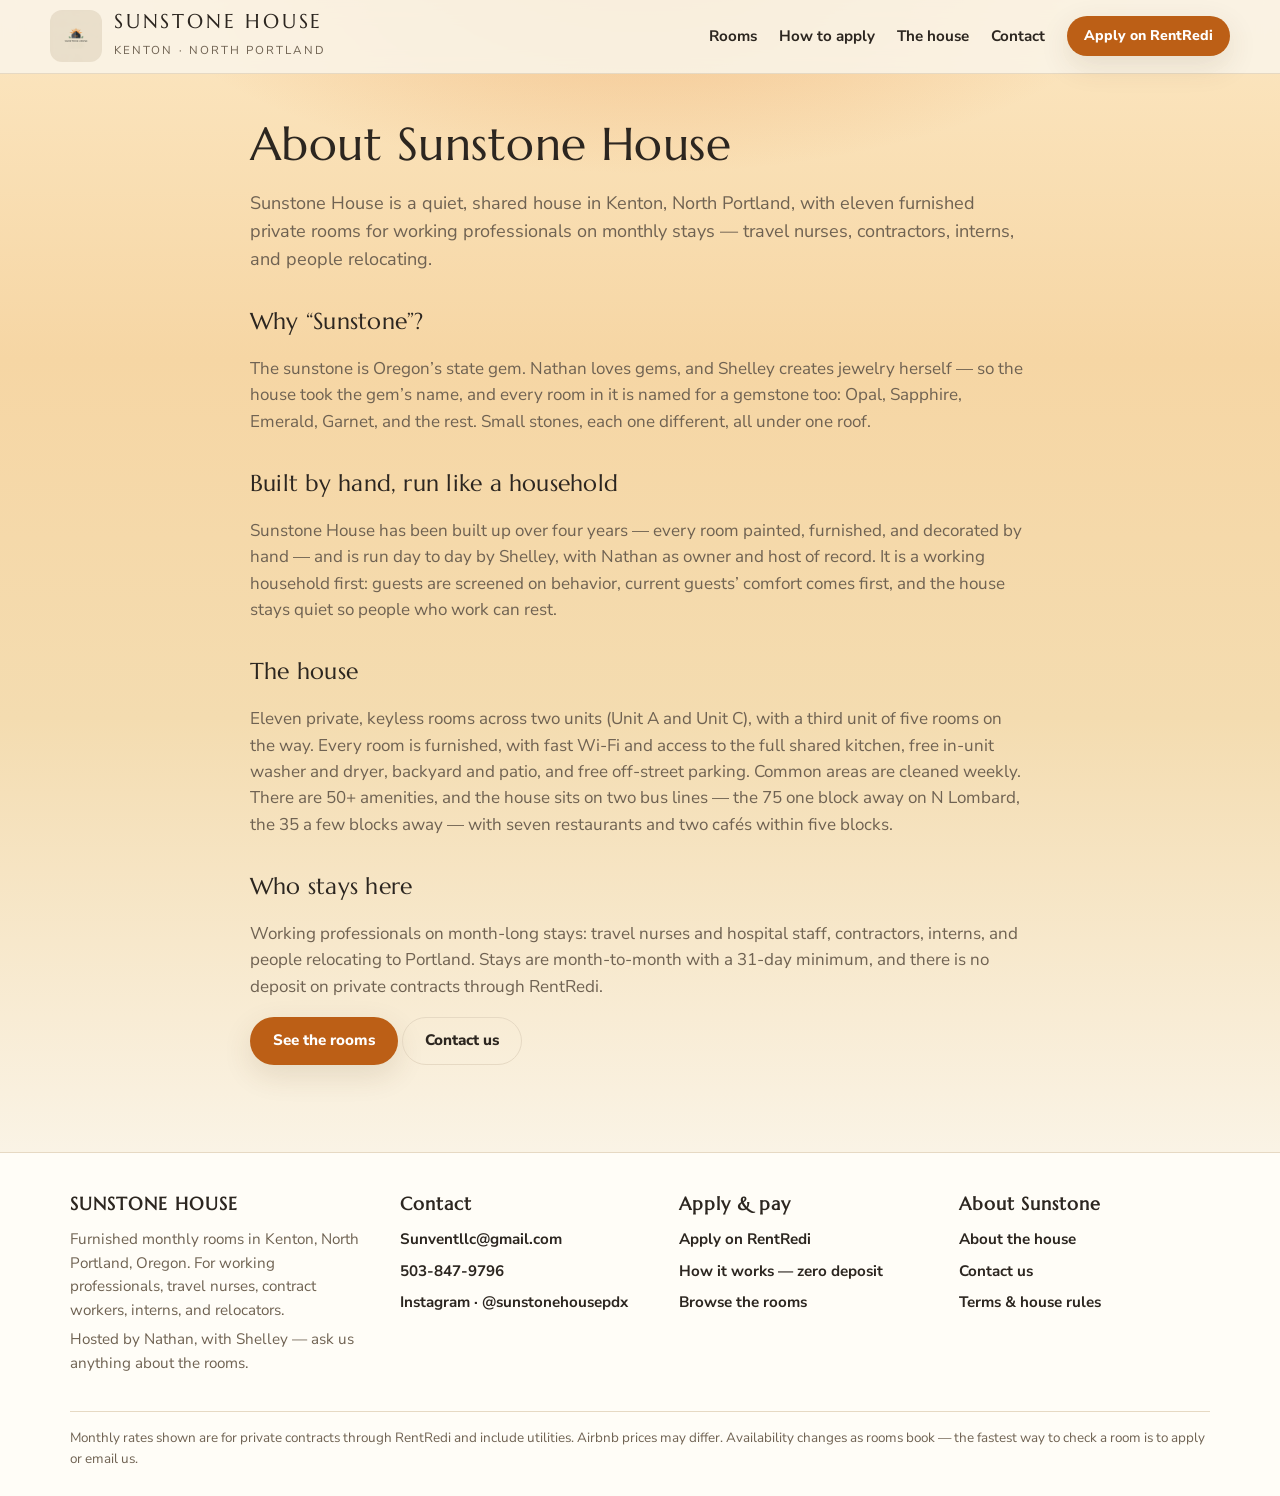
<file: about.html>
<!doctype html>
<html lang="en">
<head>
<!-- Google tag (gtag.js) -->
<script async src="https://www.googletagmanager.com/gtag/js?id=G-5K75ML6BBK"></script>
<script>
  window.dataLayer = window.dataLayer || [];
  function gtag(){dataLayer.push(arguments);}
  gtag('js', new Date());

  gtag('config', 'G-5K75ML6BBK');
</script>
<meta charset="utf-8" />
<meta name="viewport" content="width=device-width, initial-scale=1, viewport-fit=cover" />
<meta name="color-scheme" content="light" />
<meta name="description" content="About Sunstone House: a quiet shared house in Kenton, North Portland, with eleven furnished monthly rooms for working professionals. The sunstone is Oregon's state gem — every room is named for a gemstone." />
<link rel="icon" href="/favicon.ico" sizes="any" />
<link rel="icon" type="image/png" sizes="512x512" href="/assets/logo.png" />
<link rel="apple-touch-icon" href="/apple-touch-icon.png" />
<title>About Sunstone House — Furnished Monthly Rooms in North Portland</title>
<link rel="canonical" href="https://sunstonehousepdx.com/about.html" />
<script type="application/ld+json">
{
  "@context": "https://schema.org",
  "@graph": [
    {
      "@type": ["LodgingBusiness", "LocalBusiness"],
      "@id": "https://sunstonehousepdx.com/#business",
      "name": "Sunstone House",
      "url": "https://sunstonehousepdx.com/",
      "description": "Furnished monthly rooms in a shared co-living house in Kenton, North Portland. Eleven private furnished rooms, month-to-month with a 31-day minimum, utilities included, no deposit on private contracts through RentRedi.",
      "email": "sunventllc@gmail.com",
      "telephone": "+1-503-847-9796",
      "priceRange": "$1100 - $1350",
      "currenciesAccepted": "USD",
      "petsAllowed": false,
      "address": {
        "@type": "PostalAddress",
        "addressLocality": "Portland",
        "addressRegion": "OR",
        "postalCode": "97217",
        "addressCountry": "US"
      },
      "sameAs": [
        "https://www.instagram.com/sunstonehousepdx",
        "https://www.airbnb.com/users/profile/1470221697870395558"
      ]
    },
    {
      "@type": "WebSite",
      "@id": "https://sunstonehousepdx.com/#website",
      "name": "Sunstone House",
      "url": "https://sunstonehousepdx.com/",
      "publisher": { "@id": "https://sunstonehousepdx.com/#business" }
    }
  ]
}
</script>
<link rel="preconnect" href="https://fonts.googleapis.com" />
<link rel="preconnect" href="https://fonts.gstatic.com" crossorigin />
<link href="https://fonts.googleapis.com/css2?family=Marcellus&family=Nunito+Sans:opsz,wght@6..12,400;6..12,600;6..12,700;6..12,800&display=swap" rel="stylesheet" />
<style>
  :root{
    color-scheme: light;
    --bg:#faf4e7; --surface:#fffdf7; --surface2:#f4ead6;
    --bg-grad:
      radial-gradient(ellipse 58% 320px at 50% -50px, rgba(224,116,26,.38), rgba(224,116,26,0) 70%),
      linear-gradient(180deg, #fce7c2 0%, #f6d6a4 24%, #f4dcb0 48%, #faf4e7 78%);
    --ink:#2c2620; --muted:#6f6252; --line:#e6d9c3;
    --accent:#bc5f16; --accent-ink:#ffffff; --accent-soft:#f7e3cb;
    --green:#3f5d4a; --green-soft:#e2ead9;
    --amber:#8a6414; --amber-soft:#f6ecd2;
    --shadow:0 10px 30px rgba(84,58,20,.12);
    --radius:18px;
  }
  *{box-sizing:border-box}
  html{scroll-behavior:smooth}
  body{margin:0;background:var(--bg-grad);color:var(--ink);
    font-family:"Nunito Sans",system-ui,-apple-system,"Segoe UI",sans-serif;
    font-size:17px;line-height:1.55;-webkit-font-smoothing:antialiased}
  h1,h2,h3,.display{font-family:"Marcellus",Georgia,serif;font-weight:400;letter-spacing:.01em}
  a{color:var(--accent)}
  img{display:block;max-width:100%}
  .wrap{max-width:1180px;margin:0 auto;padding:0 20px}

  /* Header */
  header{position:sticky;top:0;z-index:40;background:color-mix(in srgb,var(--bg) 88%,transparent);
    backdrop-filter:blur(10px);border-bottom:1px solid var(--line)}
  .header-in{display:flex;align-items:center;gap:16px;padding:10px 0}
  .brand{display:flex;align-items:center;gap:12px;text-decoration:none;color:var(--ink)}
  .brand img{width:52px;height:52px;border-radius:12px;object-fit:cover;background:#f7efdd}
  .brand .bname{font-family:"Marcellus",serif;font-size:1.25rem;letter-spacing:.14em;line-height:1.1}
  .brand .bsub{font-size:.72rem;letter-spacing:.18em;text-transform:uppercase;color:var(--muted)}
  nav{margin-left:auto;display:flex;gap:22px;align-items:center}
  nav a{color:var(--ink);text-decoration:none;font-weight:700;font-size:.95rem}
  nav a:hover{color:var(--accent)}
  .btn{display:inline-flex;align-items:center;gap:8px;border-radius:999px;padding:11px 22px;
    font-weight:800;font-size:.95rem;text-decoration:none;border:1px solid transparent;cursor:pointer;
    transition:transform .15s ease, box-shadow .15s ease}
  .btn:active{transform:scale(.98)}
  .btn-accent{background:var(--accent);color:var(--accent-ink);box-shadow:var(--shadow)}
  .btn-ghost{background:transparent;color:var(--ink);border-color:var(--line)}
  .btn-small{padding:8px 16px;font-size:.88rem}
  @media (max-width:760px){ nav a:not(.btn){display:none} .brand .bsub{display:none} }

  /* Hero */
  .hero{padding:44px 0 30px}
  .hero-grid{display:grid;grid-template-columns:1.02fr 1fr;gap:38px;align-items:center}
  @media (max-width:880px){ .hero-grid{grid-template-columns:1fr} }
  .hero h1{font-size:clamp(2rem,4.6vw,3.2rem);line-height:1.12;margin:0 0 14px}
  .hero p.lede{font-size:1.13rem;color:var(--muted);margin:0 0 22px;max-width:34em}
  .hero-photo{border-radius:24px;overflow:hidden;box-shadow:var(--shadow)}
  .hero-photo img{width:100%;height:100%;max-height:520px;object-fit:cover}
  .chips{display:flex;flex-wrap:wrap;gap:9px;margin:22px 0 0}
  .chip{background:var(--surface);border:1px solid var(--line);border-radius:999px;
    padding:7px 14px;font-size:.87rem;font-weight:700}
  .chip strong{color:var(--accent)}
  .cta-row{display:flex;flex-wrap:wrap;gap:12px}

  /* Fact strip */
  .strip{border-top:1px solid var(--line);border-bottom:1px solid var(--line);
    background:var(--surface);margin:26px 0 0}
  .strip-in{display:grid;grid-template-columns:repeat(4,1fr);gap:8px;padding:18px 0}
  @media (max-width:760px){ .strip-in{grid-template-columns:repeat(2,1fr)} }
  .fact{text-align:center;padding:6px}
  .fact .f-big{font-family:"Marcellus",serif;font-size:1.3rem}
  .fact .f-small{font-size:.82rem;color:var(--muted);font-weight:700;letter-spacing:.04em}

  /* Sections */
  section{padding:52px 0 8px}
  .sec-head{max-width:44em;margin-bottom:8px}
  .sec-head h2{font-size:clamp(1.6rem,3.4vw,2.3rem);margin:0 0 8px}
  .sec-head p{color:var(--muted);margin:0}

  /* Filters */
  .filters{display:flex;flex-wrap:wrap;gap:9px;margin:22px 0 6px}
  .filter-btn{border:1px solid var(--line);background:var(--surface);color:var(--ink);
    border-radius:999px;padding:8px 16px;font:inherit;font-size:.9rem;font-weight:700;cursor:pointer}
  .filter-btn[aria-pressed="true"]{background:var(--ink);color:var(--bg);border-color:var(--ink)}

  /* Units + room cards */
  .unit-head{display:flex;align-items:baseline;gap:14px;margin:34px 0 16px}
  .unit-head h3{font-size:1.45rem;margin:0}
  .unit-head span{color:var(--muted);font-size:.92rem;font-weight:700}
  .grid{display:grid;grid-template-columns:repeat(3,1fr);gap:22px}
  @media (max-width:980px){ .grid{grid-template-columns:repeat(2,1fr)} }
  @media (max-width:620px){ .grid{grid-template-columns:1fr} }
  .card{background:var(--surface);border:1px solid var(--line);border-radius:var(--radius);
    overflow:hidden;display:flex;flex-direction:column;box-shadow:0 2px 10px rgba(84,58,20,.05)}
  .card-photo{position:relative;aspect-ratio:4/3;overflow:hidden;background:var(--surface2)}
  .card-photo img{width:100%;height:100%;object-fit:cover}
  .badge{position:absolute;top:12px;left:12px;border-radius:999px;padding:5px 12px;
    font-size:.76rem;font-weight:800;letter-spacing:.03em;background:var(--surface);color:var(--ink);
    box-shadow:0 2px 8px rgba(0,0,0,.18)}
  .badge.open{background:var(--green-soft);color:var(--green)}
  .badge.soon{background:var(--amber-soft);color:var(--amber)}
  .badge.private{background:var(--surface2);color:var(--muted)}
  .code{position:absolute;top:12px;right:12px;border-radius:8px;padding:4px 9px;font-size:.76rem;
    font-weight:800;background:rgba(24,18,10,.72);color:#fdf6e9;letter-spacing:.06em}
  .photo-note{position:absolute;bottom:0;left:0;right:0;padding:14px 12px 7px;font-size:.74rem;
    font-weight:700;color:#fdf6e9;background:linear-gradient(transparent,rgba(24,18,10,.66))}
  .card-body{padding:18px 18px 20px;display:flex;flex-direction:column;gap:7px;flex:1}
  .card-body h4{font-family:"Marcellus",serif;font-size:1.35rem;margin:0}
  .card-title{font-size:.9rem;color:var(--muted);font-weight:600;line-height:1.4}
  .rating{display:inline-flex;align-items:center;gap:6px;font-size:.9rem;font-weight:800}
  .rating .star{color:var(--accent);font-size:1rem}
  .rating .rcount{color:var(--muted);font-weight:700}
  .meta{display:flex;flex-wrap:wrap;gap:6px 14px;font-size:.9rem;font-weight:700;color:var(--muted)}
  .price-row{margin-top:auto;padding-top:10px;display:flex;align-items:baseline;gap:6px}
  .price{font-family:"Marcellus",serif;font-size:1.5rem}
  .price-per{color:var(--muted);font-weight:700;font-size:.88rem}
  .price-private{font-weight:800;color:var(--muted);font-size:.98rem}
  .card-actions{display:flex;gap:9px;margin-top:12px;flex-wrap:wrap}
  .card-actions .btn{flex:1;justify-content:center}
  .hidden{display:none !important}

  .coming{margin:30px 0 4px;border:1px dashed var(--line);border-radius:var(--radius);
    padding:18px 22px;text-align:center;color:var(--muted);font-weight:700;background:var(--surface)}

  /* Steps */
  .steps{display:grid;grid-template-columns:repeat(4,1fr);gap:18px;margin-top:24px}
  @media (max-width:980px){ .steps{grid-template-columns:repeat(2,1fr)} }
  @media (max-width:560px){ .steps{grid-template-columns:1fr} }
  .step{background:var(--surface);border:1px solid var(--line);border-radius:var(--radius);padding:22px}
  .step .num{width:38px;height:38px;border-radius:50%;background:var(--accent-soft);color:var(--accent);
    display:flex;align-items:center;justify-content:center;font-family:"Marcellus",serif;font-size:1.15rem;margin-bottom:12px}
  .step h4{margin:0 0 6px;font-size:1.05rem}
  .step p{margin:0;color:var(--muted);font-size:.94rem}
  .zero{margin-top:20px;background:var(--green-soft);border-radius:var(--radius);padding:22px 26px;
    display:flex;gap:18px;align-items:center;flex-wrap:wrap}
  .zero .z-big{font-family:"Marcellus",serif;font-size:1.6rem;color:var(--green)}
  .zero p{margin:0;max-width:46em}

  /* House */
  .house-grid{display:grid;grid-template-columns:1fr 1fr;gap:26px;margin-top:24px;align-items:start}
  @media (max-width:880px){ .house-grid{grid-template-columns:1fr} }
  .amen{list-style:none;margin:0;padding:0;display:grid;grid-template-columns:1fr 1fr;gap:10px 22px}
  @media (max-width:480px){ .amen{grid-template-columns:1fr} }
  .amen li{display:flex;gap:10px;align-items:flex-start;font-weight:600}
  .amen .dot{flex:none;width:9px;height:9px;border-radius:50%;background:var(--accent);margin-top:8px}
  .house-photos{display:grid;grid-template-columns:1fr 1fr;gap:14px}
  .house-photos img{border-radius:14px;width:100%;height:190px;object-fit:cover}
  .house-photos img.wide{grid-column:1/-1;height:230px}
  .rules{margin-top:22px;background:var(--surface);border:1px solid var(--line);
    border-radius:var(--radius);padding:20px 24px}
  .rules h4{margin:0 0 8px;font-family:"Marcellus",serif;font-size:1.15rem}
  .rules p{margin:0;color:var(--muted)}

  /* Story */
  .story{background:var(--surface);border:1px solid var(--line);border-radius:24px;
    padding:34px;margin-top:24px;display:grid;grid-template-columns:120px 1fr;gap:28px;align-items:center}
  @media (max-width:620px){ .story{grid-template-columns:1fr;text-align:center;justify-items:center} }
  .story img{width:120px;height:120px;border-radius:16px;object-fit:cover;background:#f7efdd}
  .story h3{margin:0 0 8px;font-size:1.5rem}
  .story p{margin:0;color:var(--muted);max-width:52em}

  /* Footer */
  footer{margin-top:60px;border-top:1px solid var(--line);background:var(--surface)}
  .foot-in{padding:38px 0 30px;display:grid;grid-template-columns:1.2fr 1fr 1fr 1fr;gap:28px}
  @media (max-width:760px){ .foot-in{grid-template-columns:1fr} }
  footer h4{font-family:"Marcellus",serif;margin:0 0 10px;font-size:1.1rem;letter-spacing:.06em}
  footer p, footer a{font-size:.95rem}
  footer p{color:var(--muted);margin:0 0 6px}
  .foot-links{display:flex;flex-direction:column;gap:8px}
  .foot-links a{color:var(--ink);text-decoration:none;font-weight:700}
  .foot-links a:hover{color:var(--accent)}
  .fineprint{border-top:1px solid var(--line);padding:16px 0 26px;color:var(--muted);font-size:.84rem}

  /* Modal */
  .modal-back{position:fixed;inset:0;background:rgba(20,14,6,.6);z-index:60;display:none;
    align-items:flex-end;justify-content:center;padding:0}
  .modal-back.open{display:flex}
  .modal{background:var(--bg);width:100%;max-width:680px;max-height:92vh;overflow:auto;
    border-radius:22px 22px 0 0;padding:0 0 28px;animation:rise .22s ease}
  @media (min-width:700px){ .modal-back{align-items:center;padding:24px} .modal{border-radius:22px} }
  @keyframes rise{from{transform:translateY(16px);opacity:.4}to{transform:none;opacity:1}}
  @media (prefers-reduced-motion: reduce){ .modal{animation:none} html{scroll-behavior:auto} }
  .modal-photo{position:relative}
  .modal-photo img.main{width:100%;height:300px;object-fit:cover}
  .modal-photo img.second{width:100%;height:190px;object-fit:cover;margin-top:4px}
  .modal-close{position:absolute;top:14px;right:14px;width:40px;height:40px;border-radius:50%;
    border:none;background:rgba(24,18,10,.72);color:#fdf6e9;font-size:1.2rem;cursor:pointer;line-height:1}
  .modal-body{padding:22px 26px 0}
  .modal-body h3{font-size:1.7rem;margin:0 0 2px}
  .modal-actions{display:flex;gap:10px;flex-wrap:wrap;margin-top:18px}
  .modal-actions .btn{flex:1;justify-content:center;min-width:150px}
</style>
<style>
  .page{padding:44px 0 10px;max-width:780px}
  .page h1{font-size:clamp(2rem,4.4vw,2.9rem);margin:0 0 14px;line-height:1.15}
  .page h2{font-size:1.45rem;margin:30px 0 8px}
  .page p{color:var(--muted)}
  .page p.lede{font-size:1.13rem;color:var(--muted)}
  .page ul{color:var(--muted);line-height:1.7}
  .page ul.contact-list{list-style:none;margin:0;padding:0;display:grid;gap:10px}
  .page ul.contact-list li{background:var(--surface);border:1px solid var(--line);border-radius:14px;padding:14px 18px}
</style>
</head>
<body>

<header>
  <div class="wrap header-in">
    <a class="brand" href="/">
      <img src="assets/logo.png" alt="Sunstone House logo — a house with a rising sun" />
      <span>
        <span class="bname">SUNSTONE HOUSE</span><br />
        <span class="bsub">Kenton · North Portland</span>
      </span>
    </a>
    <nav>
      <a href="/#rooms">Rooms</a>
      <a href="/#apply">How to apply</a>
      <a href="/#house">The house</a>
      <a href="/#contact">Contact</a>
      <a class="btn btn-accent btn-small" href="https://app.rentredi.com/listingDetails/nP26V74aCEU7MQTvePxpmJXlaKL2" target="_blank" rel="noopener">Apply on RentRedi</a>
    </nav>
  </div>
</header>

<main class="wrap page">
  <h1>About Sunstone House</h1>
  <p class="lede">Sunstone House is a quiet, shared house in Kenton, North Portland, with eleven furnished private rooms for working professionals on monthly stays &mdash; travel nurses, contractors, interns, and people relocating.</p>

  <h2>Why &ldquo;Sunstone&rdquo;?</h2>
  <p>The sunstone is Oregon&rsquo;s state gem. Nathan loves gems, and Shelley creates jewelry herself &mdash; so the house took the gem&rsquo;s name, and every room in it is named for a gemstone too: Opal, Sapphire, Emerald, Garnet, and the rest. Small stones, each one different, all under one roof.</p>

  <h2>Built by hand, run like a household</h2>
  <p>Sunstone House has been built up over four years &mdash; every room painted, furnished, and decorated by hand &mdash; and is run day to day by Shelley, with Nathan as owner and host of record. It is a working household first: guests are screened on behavior, current guests&rsquo; comfort comes first, and the house stays quiet so people who work can rest.</p>

  <h2>The house</h2>
  <p>Eleven private, keyless rooms across two units (Unit A and Unit C), with a third unit of five rooms on the way. Every room is furnished, with fast Wi-Fi and access to the full shared kitchen, free in-unit washer and dryer, backyard and patio, and free off-street parking. Common areas are cleaned weekly. There are 50+ amenities, and the house sits on two bus lines &mdash; the 75 one block away on N Lombard, the 35 a few blocks away &mdash; with seven restaurants and two caf&eacute;s within five blocks.</p>

  <h2>Who stays here</h2>
  <p>Working professionals on month-long stays: travel nurses and hospital staff, contractors, interns, and people relocating to Portland. Stays are month-to-month with a 31-day minimum, and there is no deposit on private contracts through RentRedi.</p>

  <p><a class="btn btn-accent" href="/#rooms">See the rooms</a> <a class="btn btn-ghost" href="/contact.html">Contact us</a></p>
</main>

<!-- FOOTER -->
<footer id="contact">
  <div class="wrap">
    <div class="foot-in">
      <div>
        <h4>SUNSTONE HOUSE</h4>
        <p>Furnished monthly rooms in Kenton, North Portland, Oregon. For working professionals, travel nurses, contract workers, interns, and relocators.</p>
        <p>Hosted by Nathan, with Shelley — ask us anything about the rooms.</p>
      </div>
      <div>
        <h4>Contact</h4>
        <div class="foot-links">
          <a href="mailto:Sunventllc@gmail.com">Sunventllc@gmail.com</a>
          <a href="tel:+15038479796">503-847-9796</a>
          <a href="https://www.instagram.com/sunstonehousepdx" target="_blank" rel="noopener">Instagram · @sunstonehousepdx</a>
        </div>
      </div>
      <div>
        <h4>Apply &amp; pay</h4>
        <div class="foot-links">
          <a href="https://app.rentredi.com/listingDetails/nP26V74aCEU7MQTvePxpmJXlaKL2" target="_blank" rel="noopener">Apply on RentRedi</a>
          <a href="/#apply">How it works — zero deposit</a>
          <a href="/#rooms">Browse the rooms</a>
        </div>
      </div>
      <div>
        <h4>About Sunstone</h4>
        <div class="foot-links">
          <a href="/about.html">About the house</a>
          <a href="/contact.html">Contact us</a>
          <a href="/terms.html">Terms &amp; house rules</a>
        </div>
      </div>
    </div>
    <div class="fineprint">Monthly rates shown are for private contracts through RentRedi and include utilities. Airbnb prices may differ. Availability changes as rooms book — the fastest way to check a room is to apply or email us.</div>
  </div>
</footer>
</body>
</html>
</file>
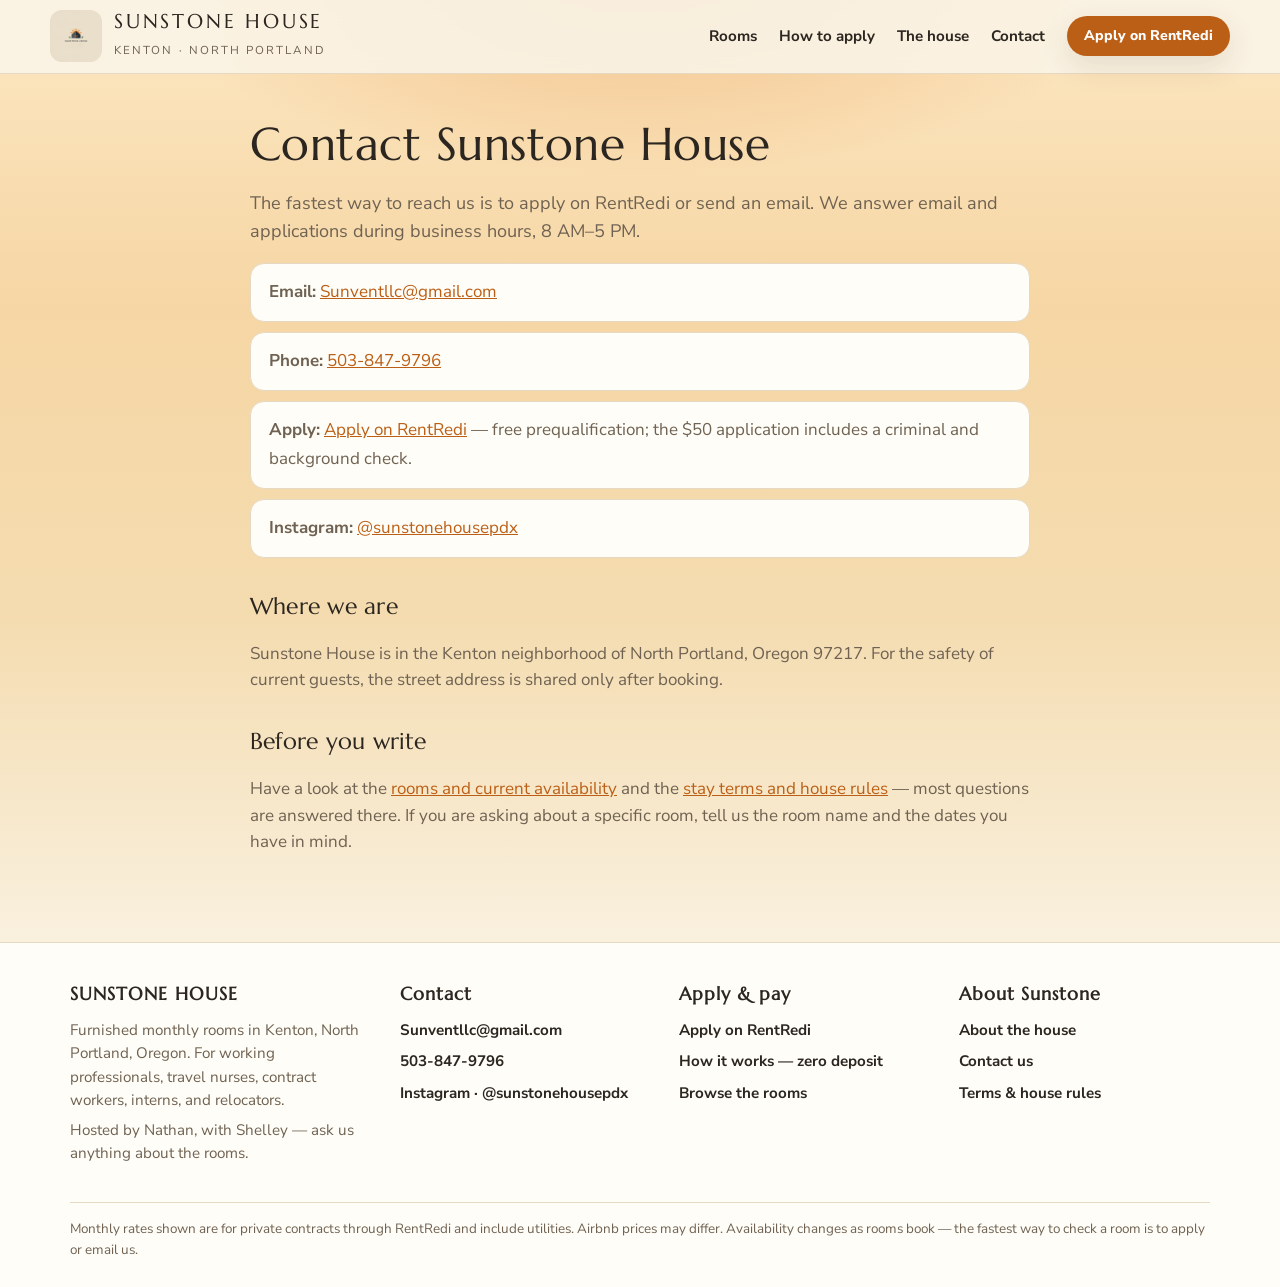
<file: contact.html>
<!doctype html>
<html lang="en">
<head>
<!-- Google tag (gtag.js) -->
<script async src="https://www.googletagmanager.com/gtag/js?id=G-5K75ML6BBK"></script>
<script>
  window.dataLayer = window.dataLayer || [];
  function gtag(){dataLayer.push(arguments);}
  gtag('js', new Date());

  gtag('config', 'G-5K75ML6BBK');
</script>
<meta charset="utf-8" />
<meta name="viewport" content="width=device-width, initial-scale=1, viewport-fit=cover" />
<meta name="color-scheme" content="light" />
<meta name="description" content="Contact Sunstone House in Kenton, North Portland: email Sunventllc@gmail.com, phone 503-847-9796, or apply on RentRedi. The street address is shared only after booking." />
<link rel="icon" href="/favicon.ico" sizes="any" />
<link rel="icon" type="image/png" sizes="512x512" href="/assets/logo.png" />
<link rel="apple-touch-icon" href="/apple-touch-icon.png" />
<title>Contact Sunstone House — Furnished Monthly Rooms in North Portland</title>
<link rel="canonical" href="https://sunstonehousepdx.com/contact.html" />
<script type="application/ld+json">
{
  "@context": "https://schema.org",
  "@graph": [
    {
      "@type": ["LodgingBusiness", "LocalBusiness"],
      "@id": "https://sunstonehousepdx.com/#business",
      "name": "Sunstone House",
      "url": "https://sunstonehousepdx.com/",
      "description": "Furnished monthly rooms in a shared co-living house in Kenton, North Portland. Eleven private furnished rooms, month-to-month with a 31-day minimum, utilities included, no deposit on private contracts through RentRedi.",
      "email": "sunventllc@gmail.com",
      "telephone": "+1-503-847-9796",
      "priceRange": "$1100 - $1350",
      "currenciesAccepted": "USD",
      "petsAllowed": false,
      "address": {
        "@type": "PostalAddress",
        "addressLocality": "Portland",
        "addressRegion": "OR",
        "postalCode": "97217",
        "addressCountry": "US"
      },
      "sameAs": [
        "https://www.instagram.com/sunstonehousepdx",
        "https://www.airbnb.com/users/profile/1470221697870395558"
      ]
    },
    {
      "@type": "WebSite",
      "@id": "https://sunstonehousepdx.com/#website",
      "name": "Sunstone House",
      "url": "https://sunstonehousepdx.com/",
      "publisher": { "@id": "https://sunstonehousepdx.com/#business" }
    }
  ]
}
</script>
<link rel="preconnect" href="https://fonts.googleapis.com" />
<link rel="preconnect" href="https://fonts.gstatic.com" crossorigin />
<link href="https://fonts.googleapis.com/css2?family=Marcellus&family=Nunito+Sans:opsz,wght@6..12,400;6..12,600;6..12,700;6..12,800&display=swap" rel="stylesheet" />
<style>
  :root{
    color-scheme: light;
    --bg:#faf4e7; --surface:#fffdf7; --surface2:#f4ead6;
    --bg-grad:
      radial-gradient(ellipse 58% 320px at 50% -50px, rgba(224,116,26,.38), rgba(224,116,26,0) 70%),
      linear-gradient(180deg, #fce7c2 0%, #f6d6a4 24%, #f4dcb0 48%, #faf4e7 78%);
    --ink:#2c2620; --muted:#6f6252; --line:#e6d9c3;
    --accent:#bc5f16; --accent-ink:#ffffff; --accent-soft:#f7e3cb;
    --green:#3f5d4a; --green-soft:#e2ead9;
    --amber:#8a6414; --amber-soft:#f6ecd2;
    --shadow:0 10px 30px rgba(84,58,20,.12);
    --radius:18px;
  }
  *{box-sizing:border-box}
  html{scroll-behavior:smooth}
  body{margin:0;background:var(--bg-grad);color:var(--ink);
    font-family:"Nunito Sans",system-ui,-apple-system,"Segoe UI",sans-serif;
    font-size:17px;line-height:1.55;-webkit-font-smoothing:antialiased}
  h1,h2,h3,.display{font-family:"Marcellus",Georgia,serif;font-weight:400;letter-spacing:.01em}
  a{color:var(--accent)}
  img{display:block;max-width:100%}
  .wrap{max-width:1180px;margin:0 auto;padding:0 20px}

  /* Header */
  header{position:sticky;top:0;z-index:40;background:color-mix(in srgb,var(--bg) 88%,transparent);
    backdrop-filter:blur(10px);border-bottom:1px solid var(--line)}
  .header-in{display:flex;align-items:center;gap:16px;padding:10px 0}
  .brand{display:flex;align-items:center;gap:12px;text-decoration:none;color:var(--ink)}
  .brand img{width:52px;height:52px;border-radius:12px;object-fit:cover;background:#f7efdd}
  .brand .bname{font-family:"Marcellus",serif;font-size:1.25rem;letter-spacing:.14em;line-height:1.1}
  .brand .bsub{font-size:.72rem;letter-spacing:.18em;text-transform:uppercase;color:var(--muted)}
  nav{margin-left:auto;display:flex;gap:22px;align-items:center}
  nav a{color:var(--ink);text-decoration:none;font-weight:700;font-size:.95rem}
  nav a:hover{color:var(--accent)}
  .btn{display:inline-flex;align-items:center;gap:8px;border-radius:999px;padding:11px 22px;
    font-weight:800;font-size:.95rem;text-decoration:none;border:1px solid transparent;cursor:pointer;
    transition:transform .15s ease, box-shadow .15s ease}
  .btn:active{transform:scale(.98)}
  .btn-accent{background:var(--accent);color:var(--accent-ink);box-shadow:var(--shadow)}
  .btn-ghost{background:transparent;color:var(--ink);border-color:var(--line)}
  .btn-small{padding:8px 16px;font-size:.88rem}
  @media (max-width:760px){ nav a:not(.btn){display:none} .brand .bsub{display:none} }

  /* Hero */
  .hero{padding:44px 0 30px}
  .hero-grid{display:grid;grid-template-columns:1.02fr 1fr;gap:38px;align-items:center}
  @media (max-width:880px){ .hero-grid{grid-template-columns:1fr} }
  .hero h1{font-size:clamp(2rem,4.6vw,3.2rem);line-height:1.12;margin:0 0 14px}
  .hero p.lede{font-size:1.13rem;color:var(--muted);margin:0 0 22px;max-width:34em}
  .hero-photo{border-radius:24px;overflow:hidden;box-shadow:var(--shadow)}
  .hero-photo img{width:100%;height:100%;max-height:520px;object-fit:cover}
  .chips{display:flex;flex-wrap:wrap;gap:9px;margin:22px 0 0}
  .chip{background:var(--surface);border:1px solid var(--line);border-radius:999px;
    padding:7px 14px;font-size:.87rem;font-weight:700}
  .chip strong{color:var(--accent)}
  .cta-row{display:flex;flex-wrap:wrap;gap:12px}

  /* Fact strip */
  .strip{border-top:1px solid var(--line);border-bottom:1px solid var(--line);
    background:var(--surface);margin:26px 0 0}
  .strip-in{display:grid;grid-template-columns:repeat(4,1fr);gap:8px;padding:18px 0}
  @media (max-width:760px){ .strip-in{grid-template-columns:repeat(2,1fr)} }
  .fact{text-align:center;padding:6px}
  .fact .f-big{font-family:"Marcellus",serif;font-size:1.3rem}
  .fact .f-small{font-size:.82rem;color:var(--muted);font-weight:700;letter-spacing:.04em}

  /* Sections */
  section{padding:52px 0 8px}
  .sec-head{max-width:44em;margin-bottom:8px}
  .sec-head h2{font-size:clamp(1.6rem,3.4vw,2.3rem);margin:0 0 8px}
  .sec-head p{color:var(--muted);margin:0}

  /* Filters */
  .filters{display:flex;flex-wrap:wrap;gap:9px;margin:22px 0 6px}
  .filter-btn{border:1px solid var(--line);background:var(--surface);color:var(--ink);
    border-radius:999px;padding:8px 16px;font:inherit;font-size:.9rem;font-weight:700;cursor:pointer}
  .filter-btn[aria-pressed="true"]{background:var(--ink);color:var(--bg);border-color:var(--ink)}

  /* Units + room cards */
  .unit-head{display:flex;align-items:baseline;gap:14px;margin:34px 0 16px}
  .unit-head h3{font-size:1.45rem;margin:0}
  .unit-head span{color:var(--muted);font-size:.92rem;font-weight:700}
  .grid{display:grid;grid-template-columns:repeat(3,1fr);gap:22px}
  @media (max-width:980px){ .grid{grid-template-columns:repeat(2,1fr)} }
  @media (max-width:620px){ .grid{grid-template-columns:1fr} }
  .card{background:var(--surface);border:1px solid var(--line);border-radius:var(--radius);
    overflow:hidden;display:flex;flex-direction:column;box-shadow:0 2px 10px rgba(84,58,20,.05)}
  .card-photo{position:relative;aspect-ratio:4/3;overflow:hidden;background:var(--surface2)}
  .card-photo img{width:100%;height:100%;object-fit:cover}
  .badge{position:absolute;top:12px;left:12px;border-radius:999px;padding:5px 12px;
    font-size:.76rem;font-weight:800;letter-spacing:.03em;background:var(--surface);color:var(--ink);
    box-shadow:0 2px 8px rgba(0,0,0,.18)}
  .badge.open{background:var(--green-soft);color:var(--green)}
  .badge.soon{background:var(--amber-soft);color:var(--amber)}
  .badge.private{background:var(--surface2);color:var(--muted)}
  .code{position:absolute;top:12px;right:12px;border-radius:8px;padding:4px 9px;font-size:.76rem;
    font-weight:800;background:rgba(24,18,10,.72);color:#fdf6e9;letter-spacing:.06em}
  .photo-note{position:absolute;bottom:0;left:0;right:0;padding:14px 12px 7px;font-size:.74rem;
    font-weight:700;color:#fdf6e9;background:linear-gradient(transparent,rgba(24,18,10,.66))}
  .card-body{padding:18px 18px 20px;display:flex;flex-direction:column;gap:7px;flex:1}
  .card-body h4{font-family:"Marcellus",serif;font-size:1.35rem;margin:0}
  .card-title{font-size:.9rem;color:var(--muted);font-weight:600;line-height:1.4}
  .rating{display:inline-flex;align-items:center;gap:6px;font-size:.9rem;font-weight:800}
  .rating .star{color:var(--accent);font-size:1rem}
  .rating .rcount{color:var(--muted);font-weight:700}
  .meta{display:flex;flex-wrap:wrap;gap:6px 14px;font-size:.9rem;font-weight:700;color:var(--muted)}
  .price-row{margin-top:auto;padding-top:10px;display:flex;align-items:baseline;gap:6px}
  .price{font-family:"Marcellus",serif;font-size:1.5rem}
  .price-per{color:var(--muted);font-weight:700;font-size:.88rem}
  .price-private{font-weight:800;color:var(--muted);font-size:.98rem}
  .card-actions{display:flex;gap:9px;margin-top:12px;flex-wrap:wrap}
  .card-actions .btn{flex:1;justify-content:center}
  .hidden{display:none !important}

  .coming{margin:30px 0 4px;border:1px dashed var(--line);border-radius:var(--radius);
    padding:18px 22px;text-align:center;color:var(--muted);font-weight:700;background:var(--surface)}

  /* Steps */
  .steps{display:grid;grid-template-columns:repeat(4,1fr);gap:18px;margin-top:24px}
  @media (max-width:980px){ .steps{grid-template-columns:repeat(2,1fr)} }
  @media (max-width:560px){ .steps{grid-template-columns:1fr} }
  .step{background:var(--surface);border:1px solid var(--line);border-radius:var(--radius);padding:22px}
  .step .num{width:38px;height:38px;border-radius:50%;background:var(--accent-soft);color:var(--accent);
    display:flex;align-items:center;justify-content:center;font-family:"Marcellus",serif;font-size:1.15rem;margin-bottom:12px}
  .step h4{margin:0 0 6px;font-size:1.05rem}
  .step p{margin:0;color:var(--muted);font-size:.94rem}
  .zero{margin-top:20px;background:var(--green-soft);border-radius:var(--radius);padding:22px 26px;
    display:flex;gap:18px;align-items:center;flex-wrap:wrap}
  .zero .z-big{font-family:"Marcellus",serif;font-size:1.6rem;color:var(--green)}
  .zero p{margin:0;max-width:46em}

  /* House */
  .house-grid{display:grid;grid-template-columns:1fr 1fr;gap:26px;margin-top:24px;align-items:start}
  @media (max-width:880px){ .house-grid{grid-template-columns:1fr} }
  .amen{list-style:none;margin:0;padding:0;display:grid;grid-template-columns:1fr 1fr;gap:10px 22px}
  @media (max-width:480px){ .amen{grid-template-columns:1fr} }
  .amen li{display:flex;gap:10px;align-items:flex-start;font-weight:600}
  .amen .dot{flex:none;width:9px;height:9px;border-radius:50%;background:var(--accent);margin-top:8px}
  .house-photos{display:grid;grid-template-columns:1fr 1fr;gap:14px}
  .house-photos img{border-radius:14px;width:100%;height:190px;object-fit:cover}
  .house-photos img.wide{grid-column:1/-1;height:230px}
  .rules{margin-top:22px;background:var(--surface);border:1px solid var(--line);
    border-radius:var(--radius);padding:20px 24px}
  .rules h4{margin:0 0 8px;font-family:"Marcellus",serif;font-size:1.15rem}
  .rules p{margin:0;color:var(--muted)}

  /* Story */
  .story{background:var(--surface);border:1px solid var(--line);border-radius:24px;
    padding:34px;margin-top:24px;display:grid;grid-template-columns:120px 1fr;gap:28px;align-items:center}
  @media (max-width:620px){ .story{grid-template-columns:1fr;text-align:center;justify-items:center} }
  .story img{width:120px;height:120px;border-radius:16px;object-fit:cover;background:#f7efdd}
  .story h3{margin:0 0 8px;font-size:1.5rem}
  .story p{margin:0;color:var(--muted);max-width:52em}

  /* Footer */
  footer{margin-top:60px;border-top:1px solid var(--line);background:var(--surface)}
  .foot-in{padding:38px 0 30px;display:grid;grid-template-columns:1.2fr 1fr 1fr 1fr;gap:28px}
  @media (max-width:760px){ .foot-in{grid-template-columns:1fr} }
  footer h4{font-family:"Marcellus",serif;margin:0 0 10px;font-size:1.1rem;letter-spacing:.06em}
  footer p, footer a{font-size:.95rem}
  footer p{color:var(--muted);margin:0 0 6px}
  .foot-links{display:flex;flex-direction:column;gap:8px}
  .foot-links a{color:var(--ink);text-decoration:none;font-weight:700}
  .foot-links a:hover{color:var(--accent)}
  .fineprint{border-top:1px solid var(--line);padding:16px 0 26px;color:var(--muted);font-size:.84rem}

  /* Modal */
  .modal-back{position:fixed;inset:0;background:rgba(20,14,6,.6);z-index:60;display:none;
    align-items:flex-end;justify-content:center;padding:0}
  .modal-back.open{display:flex}
  .modal{background:var(--bg);width:100%;max-width:680px;max-height:92vh;overflow:auto;
    border-radius:22px 22px 0 0;padding:0 0 28px;animation:rise .22s ease}
  @media (min-width:700px){ .modal-back{align-items:center;padding:24px} .modal{border-radius:22px} }
  @keyframes rise{from{transform:translateY(16px);opacity:.4}to{transform:none;opacity:1}}
  @media (prefers-reduced-motion: reduce){ .modal{animation:none} html{scroll-behavior:auto} }
  .modal-photo{position:relative}
  .modal-photo img.main{width:100%;height:300px;object-fit:cover}
  .modal-photo img.second{width:100%;height:190px;object-fit:cover;margin-top:4px}
  .modal-close{position:absolute;top:14px;right:14px;width:40px;height:40px;border-radius:50%;
    border:none;background:rgba(24,18,10,.72);color:#fdf6e9;font-size:1.2rem;cursor:pointer;line-height:1}
  .modal-body{padding:22px 26px 0}
  .modal-body h3{font-size:1.7rem;margin:0 0 2px}
  .modal-actions{display:flex;gap:10px;flex-wrap:wrap;margin-top:18px}
  .modal-actions .btn{flex:1;justify-content:center;min-width:150px}
</style>
<style>
  .page{padding:44px 0 10px;max-width:780px}
  .page h1{font-size:clamp(2rem,4.4vw,2.9rem);margin:0 0 14px;line-height:1.15}
  .page h2{font-size:1.45rem;margin:30px 0 8px}
  .page p{color:var(--muted)}
  .page p.lede{font-size:1.13rem;color:var(--muted)}
  .page ul{color:var(--muted);line-height:1.7}
  .page ul.contact-list{list-style:none;margin:0;padding:0;display:grid;gap:10px}
  .page ul.contact-list li{background:var(--surface);border:1px solid var(--line);border-radius:14px;padding:14px 18px}
</style>
</head>
<body>

<header>
  <div class="wrap header-in">
    <a class="brand" href="/">
      <img src="assets/logo.png" alt="Sunstone House logo — a house with a rising sun" />
      <span>
        <span class="bname">SUNSTONE HOUSE</span><br />
        <span class="bsub">Kenton · North Portland</span>
      </span>
    </a>
    <nav>
      <a href="/#rooms">Rooms</a>
      <a href="/#apply">How to apply</a>
      <a href="/#house">The house</a>
      <a href="/#contact">Contact</a>
      <a class="btn btn-accent btn-small" href="https://app.rentredi.com/listingDetails/nP26V74aCEU7MQTvePxpmJXlaKL2" target="_blank" rel="noopener">Apply on RentRedi</a>
    </nav>
  </div>
</header>

<main class="wrap page">
  <h1>Contact Sunstone House</h1>
  <p class="lede">The fastest way to reach us is to apply on RentRedi or send an email. We answer email and applications during business hours, 8 AM&ndash;5 PM.</p>
  <ul class="contact-list">
    <li><strong>Email:</strong> <a href="mailto:Sunventllc@gmail.com">Sunventllc@gmail.com</a></li>
    <li><strong>Phone:</strong> <a href="tel:+15038479796">503-847-9796</a></li>
    <li><strong>Apply:</strong> <a href="https://app.rentredi.com/listingDetails/nP26V74aCEU7MQTvePxpmJXlaKL2" target="_blank" rel="noopener">Apply on RentRedi</a> &mdash; free prequalification; the $50 application includes a criminal and background check.</li>
    <li><strong>Instagram:</strong> <a href="https://www.instagram.com/sunstonehousepdx" target="_blank" rel="noopener">@sunstonehousepdx</a></li>
  </ul>
  <h2>Where we are</h2>
  <p>Sunstone House is in the Kenton neighborhood of North Portland, Oregon 97217. For the safety of current guests, the street address is shared only after booking.</p>
  <h2>Before you write</h2>
  <p>Have a look at the <a href="/#rooms">rooms and current availability</a> and the <a href="/terms.html">stay terms and house rules</a> &mdash; most questions are answered there. If you are asking about a specific room, tell us the room name and the dates you have in mind.</p>
</main>

<!-- FOOTER -->
<footer id="contact">
  <div class="wrap">
    <div class="foot-in">
      <div>
        <h4>SUNSTONE HOUSE</h4>
        <p>Furnished monthly rooms in Kenton, North Portland, Oregon. For working professionals, travel nurses, contract workers, interns, and relocators.</p>
        <p>Hosted by Nathan, with Shelley — ask us anything about the rooms.</p>
      </div>
      <div>
        <h4>Contact</h4>
        <div class="foot-links">
          <a href="mailto:Sunventllc@gmail.com">Sunventllc@gmail.com</a>
          <a href="tel:+15038479796">503-847-9796</a>
          <a href="https://www.instagram.com/sunstonehousepdx" target="_blank" rel="noopener">Instagram · @sunstonehousepdx</a>
        </div>
      </div>
      <div>
        <h4>Apply &amp; pay</h4>
        <div class="foot-links">
          <a href="https://app.rentredi.com/listingDetails/nP26V74aCEU7MQTvePxpmJXlaKL2" target="_blank" rel="noopener">Apply on RentRedi</a>
          <a href="/#apply">How it works — zero deposit</a>
          <a href="/#rooms">Browse the rooms</a>
        </div>
      </div>
      <div>
        <h4>About Sunstone</h4>
        <div class="foot-links">
          <a href="/about.html">About the house</a>
          <a href="/contact.html">Contact us</a>
          <a href="/terms.html">Terms &amp; house rules</a>
        </div>
      </div>
    </div>
    <div class="fineprint">Monthly rates shown are for private contracts through RentRedi and include utilities. Airbnb prices may differ. Availability changes as rooms book — the fastest way to check a room is to apply or email us.</div>
  </div>
</footer>
</body>
</html>
</file>
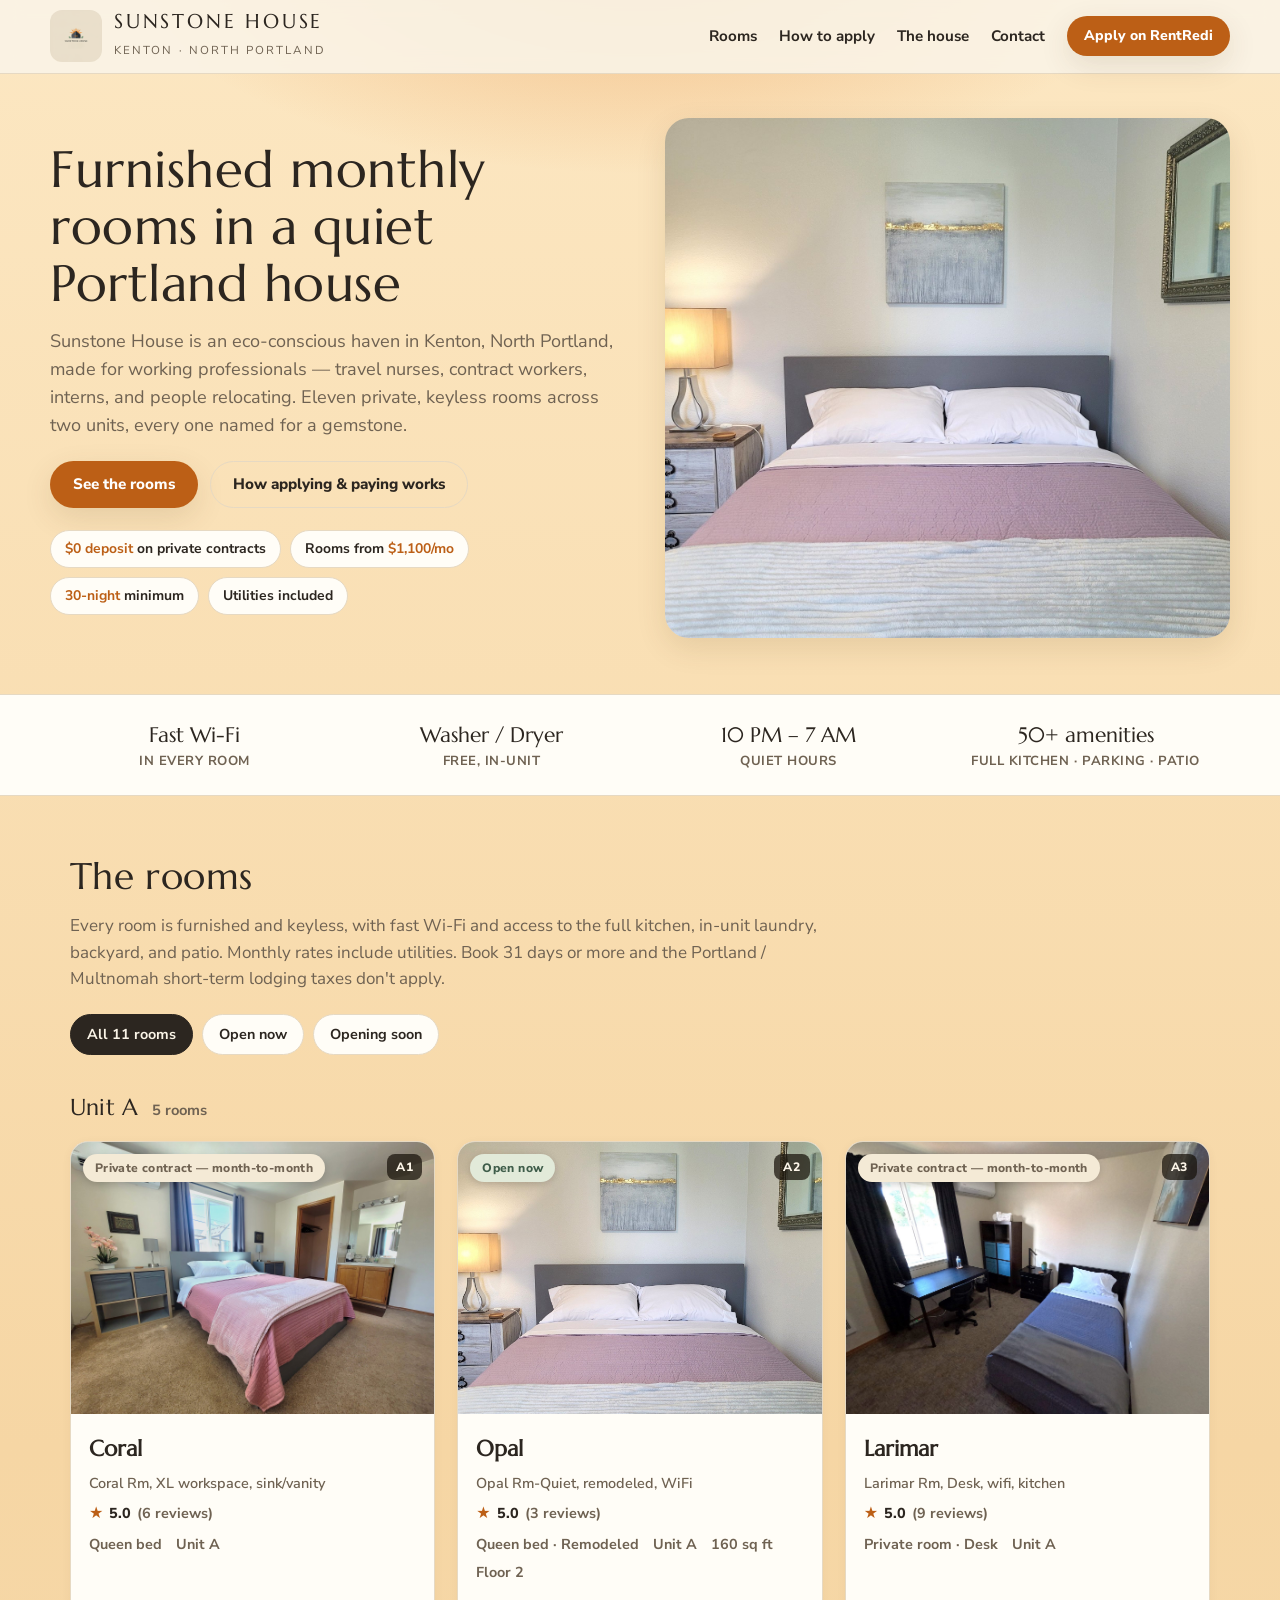
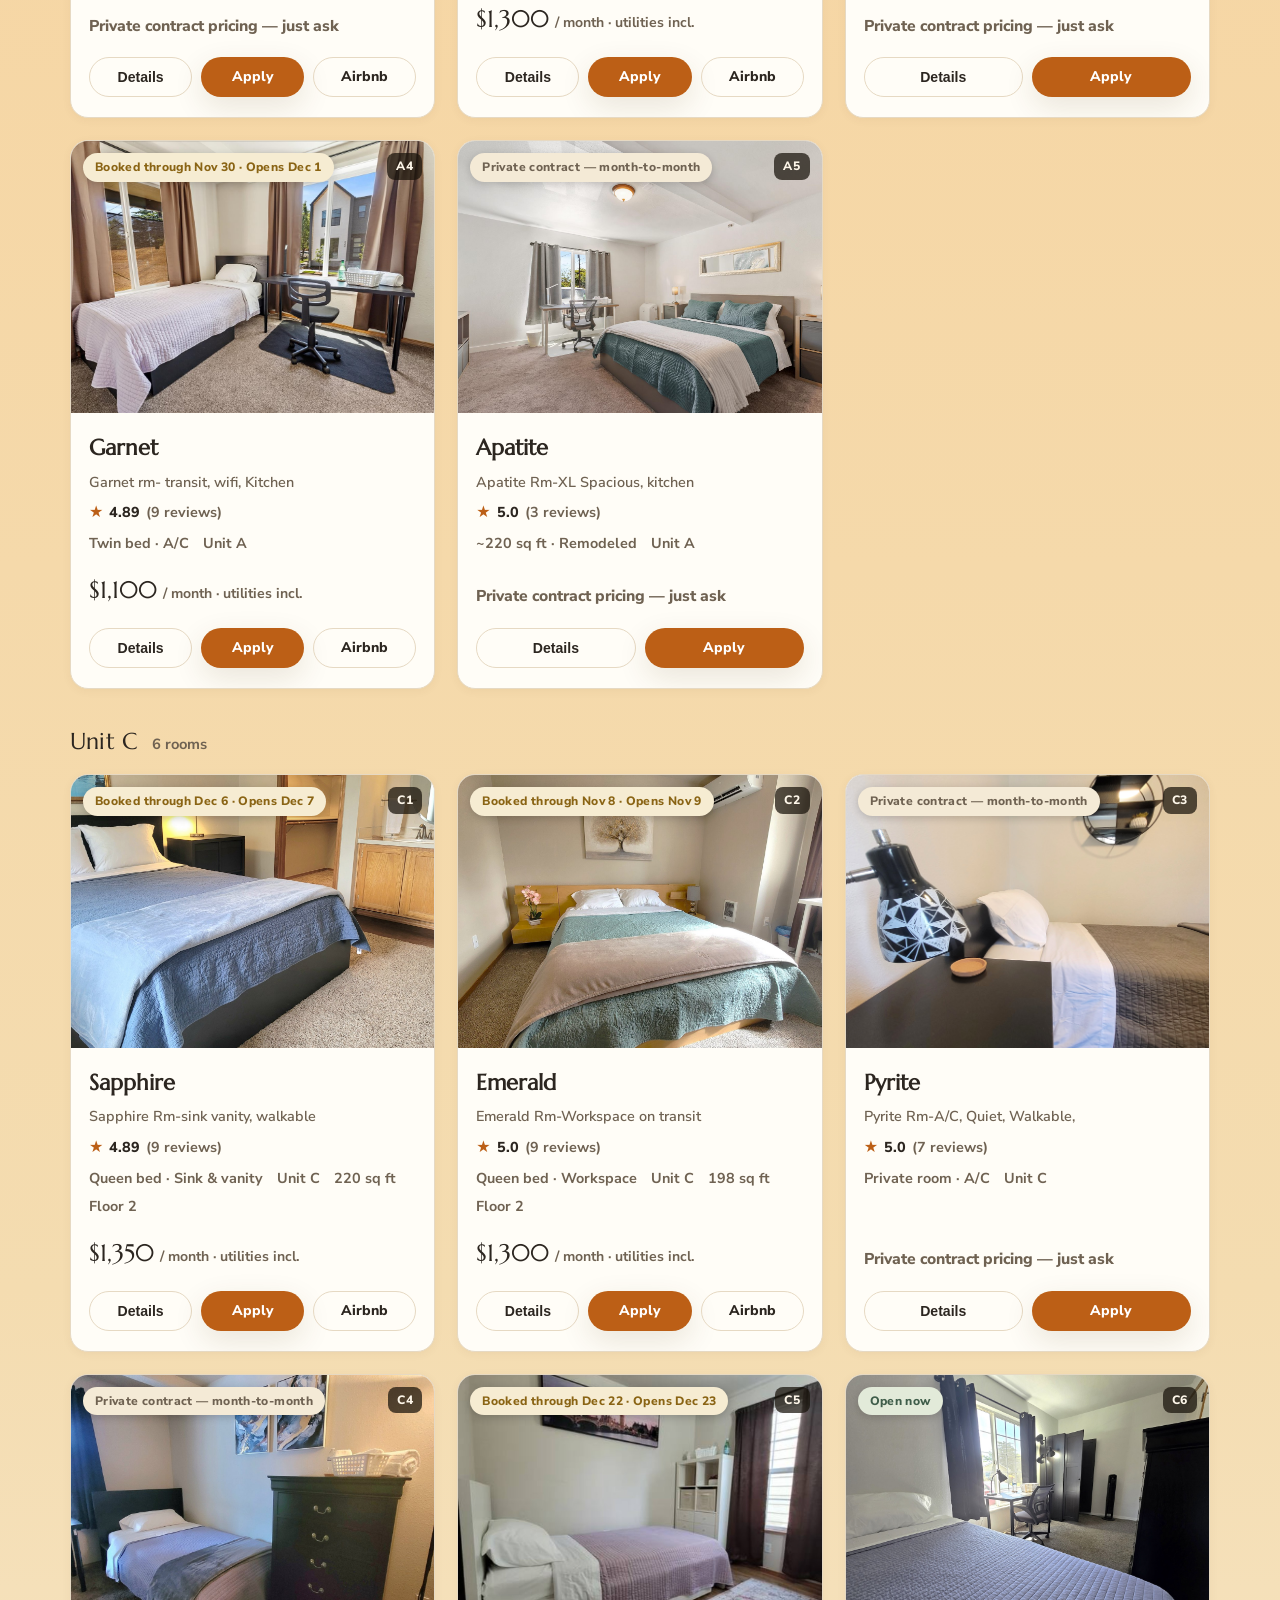
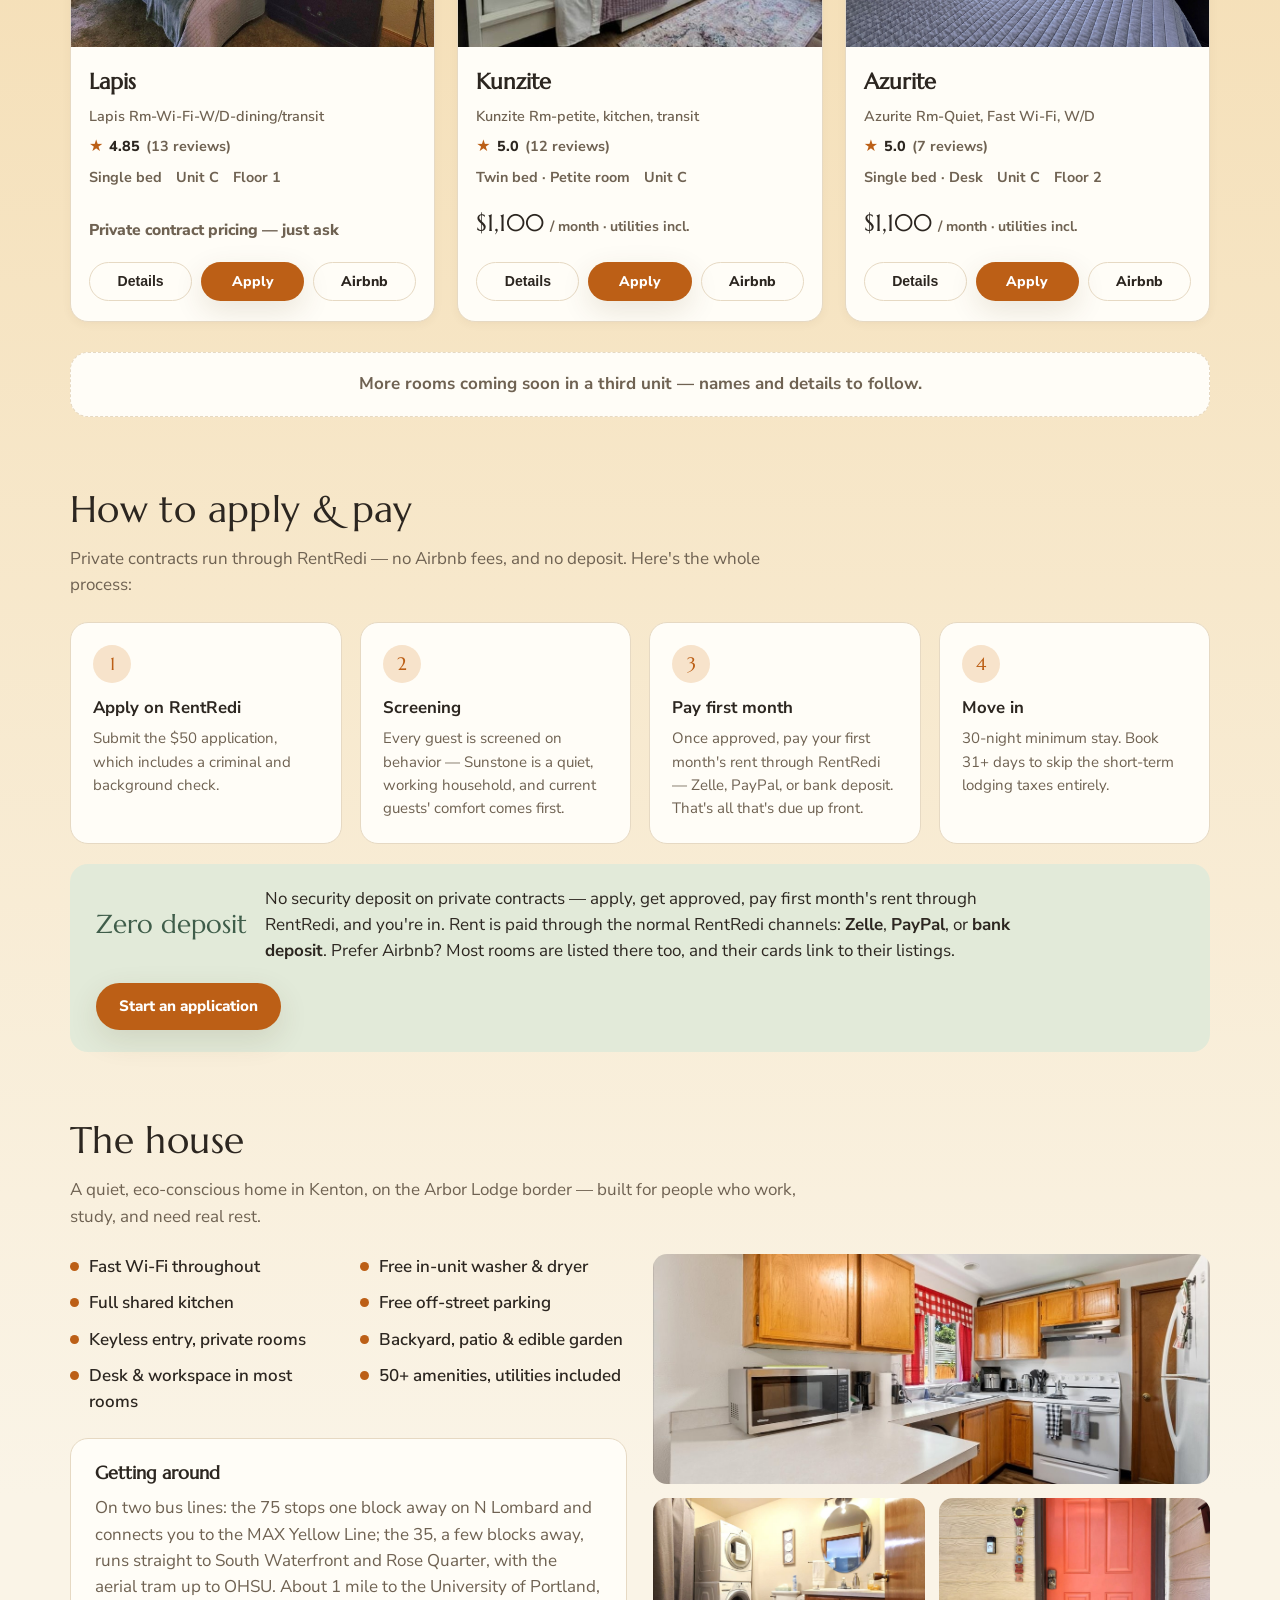
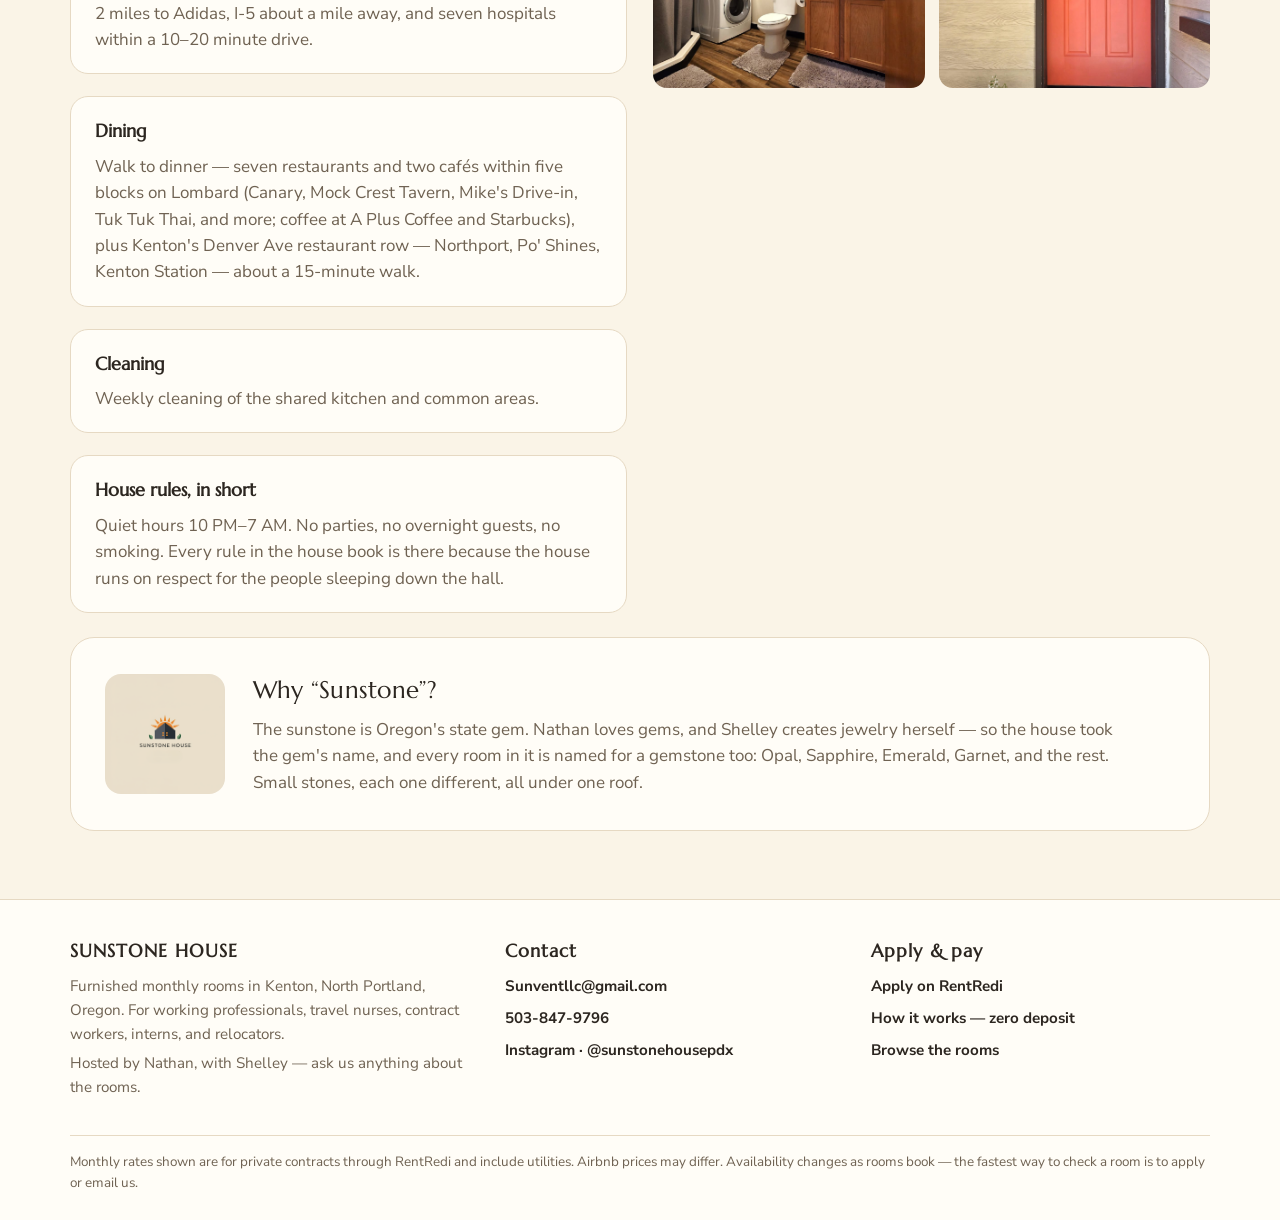
<file: index-combined.html>
<!doctype html>
<html lang="en">
<head>
<!-- Google tag (gtag.js) -->
<script async src="https://www.googletagmanager.com/gtag/js?id=G-5K75ML6BBK"></script>
<script>
  window.dataLayer = window.dataLayer || [];
  function gtag(){dataLayer.push(arguments);}
  gtag('js', new Date());

  gtag('config', 'G-5K75ML6BBK');
</script>
<meta charset="utf-8" />
<meta name="viewport" content="width=device-width, initial-scale=1, viewport-fit=cover" />
<meta name="color-scheme" content="light" />
<meta name="description" content="Sunstone House — furnished monthly rooms in Kenton, North Portland. Quiet working household, fast Wi-Fi, in-unit laundry, zero deposit on private contracts through RentRedi." />
<link rel="icon" href="/favicon.ico" sizes="any" />
<link rel="icon" type="image/png" sizes="512x512" href="/assets/logo.png" />
<link rel="apple-touch-icon" href="/apple-touch-icon.png" />
<title>Sunstone House — Furnished Monthly Rooms in North Portland</title>
<link rel="canonical" href="https://sunstonehousepdx.com/" />
<script type="application/ld+json">
{
  "@context": "https://schema.org",
  "@graph": [
    {
      "@type": ["LodgingBusiness", "LocalBusiness"],
      "@id": "https://sunstonehousepdx.com/#business",
      "name": "Sunstone House",
      "url": "https://sunstonehousepdx.com/",
      "description": "Furnished monthly rooms in a shared co-living house in Kenton, North Portland. Eleven private furnished rooms, month-to-month with a 31-day minimum, utilities included, no deposit on private contracts through RentRedi.",
      "email": "sunventllc@gmail.com",
      "telephone": "+1-503-847-9796",
      "priceRange": "$1100 - $1350",
      "currenciesAccepted": "USD",
      "petsAllowed": false,
      "address": {
        "@type": "PostalAddress",
        "addressLocality": "Portland",
        "addressRegion": "OR",
        "postalCode": "97217",
        "addressCountry": "US"
      },
      "sameAs": [
        "https://www.instagram.com/sunstonehousepdx",
        "https://www.airbnb.com/users/profile/1470221697870395558"
      ]
    },
    {
      "@type": "WebSite",
      "@id": "https://sunstonehousepdx.com/#website",
      "name": "Sunstone House",
      "url": "https://sunstonehousepdx.com/",
      "publisher": { "@id": "https://sunstonehousepdx.com/#business" }
    }
  ]
}
</script>
<link rel="preconnect" href="https://fonts.googleapis.com" />
<link rel="preconnect" href="https://fonts.gstatic.com" crossorigin />
<link href="https://fonts.googleapis.com/css2?family=Marcellus&family=Nunito+Sans:opsz,wght@6..12,400;6..12,600;6..12,700;6..12,800&display=swap" rel="stylesheet" />
<style>
  :root{
    color-scheme: light;
    --bg:#faf4e7; --surface:#fffdf7; --surface2:#f4ead6;
    --bg-grad:
      radial-gradient(ellipse 58% 320px at 50% -50px, rgba(224,116,26,.38), rgba(224,116,26,0) 70%),
      linear-gradient(180deg, #fce7c2 0%, #f6d6a4 24%, #f4dcb0 48%, #faf4e7 78%);
    --ink:#2c2620; --muted:#6f6252; --line:#e6d9c3;
    --accent:#bc5f16; --accent-ink:#ffffff; --accent-soft:#f7e3cb;
    --green:#3f5d4a; --green-soft:#e2ead9;
    --amber:#8a6414; --amber-soft:#f6ecd2;
    --shadow:0 10px 30px rgba(84,58,20,.12);
    --radius:18px;
  }
  *{box-sizing:border-box}
  html{scroll-behavior:smooth}
  body{margin:0;background:var(--bg-grad);color:var(--ink);
    font-family:"Nunito Sans",system-ui,-apple-system,"Segoe UI",sans-serif;
    font-size:17px;line-height:1.55;-webkit-font-smoothing:antialiased}
  h1,h2,h3,.display{font-family:"Marcellus",Georgia,serif;font-weight:400;letter-spacing:.01em}
  a{color:var(--accent)}
  img{display:block;max-width:100%}
  .wrap{max-width:1180px;margin:0 auto;padding:0 20px}

  /* Header */
  header{position:sticky;top:0;z-index:40;background:color-mix(in srgb,var(--bg) 88%,transparent);
    backdrop-filter:blur(10px);border-bottom:1px solid var(--line)}
  .header-in{display:flex;align-items:center;gap:16px;padding:10px 0}
  .brand{display:flex;align-items:center;gap:12px;text-decoration:none;color:var(--ink)}
  .brand img{width:52px;height:52px;border-radius:12px;object-fit:cover;background:#f7efdd}
  .brand .bname{font-family:"Marcellus",serif;font-size:1.25rem;letter-spacing:.14em;line-height:1.1}
  .brand .bsub{font-size:.72rem;letter-spacing:.18em;text-transform:uppercase;color:var(--muted)}
  nav{margin-left:auto;display:flex;gap:22px;align-items:center}
  nav a{color:var(--ink);text-decoration:none;font-weight:700;font-size:.95rem}
  nav a:hover{color:var(--accent)}
  .btn{display:inline-flex;align-items:center;gap:8px;border-radius:999px;padding:11px 22px;
    font-weight:800;font-size:.95rem;text-decoration:none;border:1px solid transparent;cursor:pointer;
    transition:transform .15s ease, box-shadow .15s ease}
  .btn:active{transform:scale(.98)}
  .btn-accent{background:var(--accent);color:var(--accent-ink);box-shadow:var(--shadow)}
  .btn-ghost{background:transparent;color:var(--ink);border-color:var(--line)}
  .btn-small{padding:8px 16px;font-size:.88rem}
  @media (max-width:760px){ nav a:not(.btn){display:none} .brand .bsub{display:none} }

  /* Hero */
  .hero{padding:44px 0 30px}
  .hero-grid{display:grid;grid-template-columns:1.02fr 1fr;gap:38px;align-items:center}
  @media (max-width:880px){ .hero-grid{grid-template-columns:1fr} }
  .hero h1{font-size:clamp(2rem,4.6vw,3.2rem);line-height:1.12;margin:0 0 14px}
  .hero p.lede{font-size:1.13rem;color:var(--muted);margin:0 0 22px;max-width:34em}
  .hero-photo{border-radius:24px;overflow:hidden;box-shadow:var(--shadow)}
  .hero-photo img{width:100%;height:100%;max-height:520px;object-fit:cover}
  .chips{display:flex;flex-wrap:wrap;gap:9px;margin:22px 0 0}
  .chip{background:var(--surface);border:1px solid var(--line);border-radius:999px;
    padding:7px 14px;font-size:.87rem;font-weight:700}
  .chip strong{color:var(--accent)}
  .cta-row{display:flex;flex-wrap:wrap;gap:12px}

  /* Fact strip */
  .strip{border-top:1px solid var(--line);border-bottom:1px solid var(--line);
    background:var(--surface);margin:26px 0 0}
  .strip-in{display:grid;grid-template-columns:repeat(4,1fr);gap:8px;padding:18px 0}
  @media (max-width:760px){ .strip-in{grid-template-columns:repeat(2,1fr)} }
  .fact{text-align:center;padding:6px}
  .fact .f-big{font-family:"Marcellus",serif;font-size:1.3rem}
  .fact .f-small{font-size:.82rem;color:var(--muted);font-weight:700;letter-spacing:.04em}

  /* Sections */
  section{padding:52px 0 8px}
  .sec-head{max-width:44em;margin-bottom:8px}
  .sec-head h2{font-size:clamp(1.6rem,3.4vw,2.3rem);margin:0 0 8px}
  .sec-head p{color:var(--muted);margin:0}

  /* Filters */
  .filters{display:flex;flex-wrap:wrap;gap:9px;margin:22px 0 6px}
  .filter-btn{border:1px solid var(--line);background:var(--surface);color:var(--ink);
    border-radius:999px;padding:8px 16px;font:inherit;font-size:.9rem;font-weight:700;cursor:pointer}
  .filter-btn[aria-pressed="true"]{background:var(--ink);color:var(--bg);border-color:var(--ink)}

  /* Units + room cards */
  .unit-head{display:flex;align-items:baseline;gap:14px;margin:34px 0 16px}
  .unit-head h3{font-size:1.45rem;margin:0}
  .unit-head span{color:var(--muted);font-size:.92rem;font-weight:700}
  .grid{display:grid;grid-template-columns:repeat(3,1fr);gap:22px}
  @media (max-width:980px){ .grid{grid-template-columns:repeat(2,1fr)} }
  @media (max-width:620px){ .grid{grid-template-columns:1fr} }
  .card{background:var(--surface);border:1px solid var(--line);border-radius:var(--radius);
    overflow:hidden;display:flex;flex-direction:column;box-shadow:0 2px 10px rgba(84,58,20,.05)}
  .card-photo{position:relative;aspect-ratio:4/3;overflow:hidden;background:var(--surface2)}
  .card-photo img{width:100%;height:100%;object-fit:cover}
  .badge{position:absolute;top:12px;left:12px;border-radius:999px;padding:5px 12px;
    font-size:.76rem;font-weight:800;letter-spacing:.03em;background:var(--surface);color:var(--ink);
    box-shadow:0 2px 8px rgba(0,0,0,.18)}
  .badge.open{background:var(--green-soft);color:var(--green)}
  .badge.soon{background:var(--amber-soft);color:var(--amber)}
  .badge.private{background:var(--surface2);color:var(--muted)}
  .code{position:absolute;top:12px;right:12px;border-radius:8px;padding:4px 9px;font-size:.76rem;
    font-weight:800;background:rgba(24,18,10,.72);color:#fdf6e9;letter-spacing:.06em}
  .photo-note{position:absolute;bottom:0;left:0;right:0;padding:14px 12px 7px;font-size:.74rem;
    font-weight:700;color:#fdf6e9;background:linear-gradient(transparent,rgba(24,18,10,.66))}
  .card-body{padding:18px 18px 20px;display:flex;flex-direction:column;gap:7px;flex:1}
  .card-body h4{font-family:"Marcellus",serif;font-size:1.35rem;margin:0}
  .card-title{font-size:.9rem;color:var(--muted);font-weight:600;line-height:1.4}
  .rating{display:inline-flex;align-items:center;gap:6px;font-size:.9rem;font-weight:800}
  .rating .star{color:var(--accent);font-size:1rem}
  .rating .rcount{color:var(--muted);font-weight:700}
  .meta{display:flex;flex-wrap:wrap;gap:6px 14px;font-size:.9rem;font-weight:700;color:var(--muted)}
  .price-row{margin-top:auto;padding-top:10px;display:flex;align-items:baseline;gap:6px}
  .price{font-family:"Marcellus",serif;font-size:1.5rem}
  .price-per{color:var(--muted);font-weight:700;font-size:.88rem}
  .price-private{font-weight:800;color:var(--muted);font-size:.98rem}
  .card-actions{display:flex;gap:9px;margin-top:12px;flex-wrap:wrap}
  .card-actions .btn{flex:1;justify-content:center}
  .hidden{display:none !important}

  .coming{margin:30px 0 4px;border:1px dashed var(--line);border-radius:var(--radius);
    padding:18px 22px;text-align:center;color:var(--muted);font-weight:700;background:var(--surface)}

  /* Steps */
  .steps{display:grid;grid-template-columns:repeat(4,1fr);gap:18px;margin-top:24px}
  @media (max-width:980px){ .steps{grid-template-columns:repeat(2,1fr)} }
  @media (max-width:560px){ .steps{grid-template-columns:1fr} }
  .step{background:var(--surface);border:1px solid var(--line);border-radius:var(--radius);padding:22px}
  .step .num{width:38px;height:38px;border-radius:50%;background:var(--accent-soft);color:var(--accent);
    display:flex;align-items:center;justify-content:center;font-family:"Marcellus",serif;font-size:1.15rem;margin-bottom:12px}
  .step h4{margin:0 0 6px;font-size:1.05rem}
  .step p{margin:0;color:var(--muted);font-size:.94rem}
  .zero{margin-top:20px;background:var(--green-soft);border-radius:var(--radius);padding:22px 26px;
    display:flex;gap:18px;align-items:center;flex-wrap:wrap}
  .zero .z-big{font-family:"Marcellus",serif;font-size:1.6rem;color:var(--green)}
  .zero p{margin:0;max-width:46em}

  /* House */
  .house-grid{display:grid;grid-template-columns:1fr 1fr;gap:26px;margin-top:24px;align-items:start}
  @media (max-width:880px){ .house-grid{grid-template-columns:1fr} }
  .amen{list-style:none;margin:0;padding:0;display:grid;grid-template-columns:1fr 1fr;gap:10px 22px}
  @media (max-width:480px){ .amen{grid-template-columns:1fr} }
  .amen li{display:flex;gap:10px;align-items:flex-start;font-weight:600}
  .amen .dot{flex:none;width:9px;height:9px;border-radius:50%;background:var(--accent);margin-top:8px}
  .house-photos{display:grid;grid-template-columns:1fr 1fr;gap:14px}
  .house-photos img{border-radius:14px;width:100%;height:190px;object-fit:cover}
  .house-photos img.wide{grid-column:1/-1;height:230px}
  .rules{margin-top:22px;background:var(--surface);border:1px solid var(--line);
    border-radius:var(--radius);padding:20px 24px}
  .rules h4{margin:0 0 8px;font-family:"Marcellus",serif;font-size:1.15rem}
  .rules p{margin:0;color:var(--muted)}

  /* Story */
  .story{background:var(--surface);border:1px solid var(--line);border-radius:24px;
    padding:34px;margin-top:24px;display:grid;grid-template-columns:120px 1fr;gap:28px;align-items:center}
  @media (max-width:620px){ .story{grid-template-columns:1fr;text-align:center;justify-items:center} }
  .story img{width:120px;height:120px;border-radius:16px;object-fit:cover;background:#f7efdd}
  .story h3{margin:0 0 8px;font-size:1.5rem}
  .story p{margin:0;color:var(--muted);max-width:52em}

  /* Footer */
  footer{margin-top:60px;border-top:1px solid var(--line);background:var(--surface)}
  .foot-in{padding:38px 0 30px;display:grid;grid-template-columns:1.2fr 1fr 1fr;gap:28px}
  @media (max-width:760px){ .foot-in{grid-template-columns:1fr} }
  footer h4{font-family:"Marcellus",serif;margin:0 0 10px;font-size:1.1rem;letter-spacing:.06em}
  footer p, footer a{font-size:.95rem}
  footer p{color:var(--muted);margin:0 0 6px}
  .foot-links{display:flex;flex-direction:column;gap:8px}
  .foot-links a{color:var(--ink);text-decoration:none;font-weight:700}
  .foot-links a:hover{color:var(--accent)}
  .fineprint{border-top:1px solid var(--line);padding:16px 0 26px;color:var(--muted);font-size:.84rem}

  /* Modal */
  .modal-back{position:fixed;inset:0;background:rgba(20,14,6,.6);z-index:60;display:none;
    align-items:flex-end;justify-content:center;padding:0}
  .modal-back.open{display:flex}
  .modal{background:var(--bg);width:100%;max-width:680px;max-height:92vh;overflow:auto;
    border-radius:22px 22px 0 0;padding:0 0 28px;animation:rise .22s ease}
  @media (min-width:700px){ .modal-back{align-items:center;padding:24px} .modal{border-radius:22px} }
  @keyframes rise{from{transform:translateY(16px);opacity:.4}to{transform:none;opacity:1}}
  @media (prefers-reduced-motion: reduce){ .modal{animation:none} html{scroll-behavior:auto} }
  .modal-photo{position:relative}
  .modal-photo img.main{width:100%;height:300px;object-fit:cover}
  .modal-photo img.second{width:100%;height:190px;object-fit:cover;margin-top:4px}
  .modal-close{position:absolute;top:14px;right:14px;width:40px;height:40px;border-radius:50%;
    border:none;background:rgba(24,18,10,.72);color:#fdf6e9;font-size:1.2rem;cursor:pointer;line-height:1}
  .modal-body{padding:22px 26px 0}
  .modal-body h3{font-size:1.7rem;margin:0 0 2px}
  .modal-actions{display:flex;gap:10px;flex-wrap:wrap;margin-top:18px}
  .modal-actions .btn{flex:1;justify-content:center;min-width:150px}
</style>
</head>
<body>

<header>
  <div class="wrap header-in">
    <a class="brand" href="#top">
      <img src="assets/logo.png" alt="Sunstone House logo — a house with a rising sun" />
      <span>
        <span class="bname">SUNSTONE HOUSE</span><br />
        <span class="bsub">Kenton · North Portland</span>
      </span>
    </a>
    <nav>
      <a href="#rooms">Rooms</a>
      <a href="#apply">How to apply</a>
      <a href="#house">The house</a>
      <a href="#contact">Contact</a>
      <a class="btn btn-accent btn-small" href="https://app.rentredi.com/listingDetails/nP26V74aCEU7MQTvePxpmJXlaKL2" target="_blank" rel="noopener">Apply on RentRedi</a>
    </nav>
  </div>
</header>

<main id="top">
  <!-- HERO -->
  <div class="wrap hero">
    <div class="hero-grid">
      <div>
        <h1>Furnished monthly rooms in a quiet Portland house</h1>
        <p class="lede">Sunstone House is an eco-conscious haven in Kenton, North Portland, made for working professionals — travel nurses, contract workers, interns, and people relocating. Eleven private, keyless rooms across two units, every one named for a gemstone.</p>
        <div class="cta-row">
          <a class="btn btn-accent" href="#rooms">See the rooms</a>
          <a class="btn btn-ghost" href="#apply">How applying &amp; paying works</a>
        </div>
        <div class="chips">
          <span class="chip"><strong>$0 deposit</strong> on private contracts</span>
          <span class="chip">Rooms from <strong>$1,100/mo</strong></span>
          <span class="chip"><strong>30-night</strong> minimum</span>
          <span class="chip">Utilities included</span>
        </div>
      </div>
      <div class="hero-photo">
        <img src="assets/opal.jpg" alt="The Opal room at Sunstone House — the freshly remodeled queen room with soft light all day" />
      </div>
    </div>
  </div>

  <div class="strip">
    <div class="wrap strip-in">
      <div class="fact"><div class="f-big">Fast Wi-Fi</div><div class="f-small">IN EVERY ROOM</div></div>
      <div class="fact"><div class="f-big">Washer / Dryer</div><div class="f-small">FREE, IN-UNIT</div></div>
      <div class="fact"><div class="f-big">10 PM – 7 AM</div><div class="f-small">QUIET HOURS</div></div>
      <div class="fact"><div class="f-big">50+ amenities</div><div class="f-small">FULL KITCHEN · PARKING · PATIO</div></div>
    </div>
  </div>

  <!-- ROOMS -->
  <section id="rooms">
    <div class="wrap">
      <div class="sec-head">
        <h2>The rooms</h2>
        <p>Every room is furnished and keyless, with fast Wi-Fi and access to the full kitchen, in-unit laundry, backyard, and patio. Monthly rates include utilities. Book 31 days or more and the Portland / Multnomah short-term lodging taxes don't apply.</p>
      </div>
      <div class="filters" role="group" aria-label="Filter rooms by availability">
        <button class="filter-btn" data-filter="all" aria-pressed="true">All 11 rooms</button>
        <button class="filter-btn" data-filter="open" aria-pressed="false">Open now</button>
        <button class="filter-btn" data-filter="soon" aria-pressed="false">Opening soon</button>
      </div>
      <div id="room-units"></div>
      <div class="coming">More rooms coming soon in a third unit — names and details to follow.</div>
    </div>
  </section>

  <!-- APPLY / PAY -->
  <section id="apply">
    <div class="wrap">
      <div class="sec-head">
        <h2>How to apply &amp; pay</h2>
        <p>Private contracts run through RentRedi — no Airbnb fees, and no deposit. Here's the whole process:</p>
      </div>
      <div class="steps">
        <div class="step"><div class="num">1</div><h4>Apply on RentRedi</h4><p>Submit the $50 application, which includes a criminal and background check.</p></div>
        <div class="step"><div class="num">2</div><h4>Screening</h4><p>Every guest is screened on behavior — Sunstone is a quiet, working household, and current guests' comfort comes first.</p></div>
        <div class="step"><div class="num">3</div><h4>Pay first month</h4><p>Once approved, pay your first month's rent through RentRedi — Zelle, PayPal, or bank deposit. That's all that's due up front.</p></div>
        <div class="step"><div class="num">4</div><h4>Move in</h4><p>30-night minimum stay. Book 31+ days to skip the short-term lodging taxes entirely.</p></div>
      </div>
      <div class="zero">
        <div class="z-big">Zero deposit</div>
        <p>No security deposit on private contracts — apply, get approved, pay first month's rent through RentRedi, and you're in. Rent is paid through the normal RentRedi channels: <strong>Zelle</strong>, <strong>PayPal</strong>, or <strong>bank deposit</strong>. Prefer Airbnb? Most rooms are listed there too, and their cards link to their listings.</p>
        <a class="btn btn-accent" href="https://app.rentredi.com/listingDetails/nP26V74aCEU7MQTvePxpmJXlaKL2" target="_blank" rel="noopener">Start an application</a>
      </div>
    </div>
  </section>

  <!-- THE HOUSE -->
  <section id="house">
    <div class="wrap">
      <div class="sec-head">
        <h2>The house</h2>
        <p>A quiet, eco-conscious home in Kenton, on the Arbor Lodge border — built for people who work, study, and need real rest.</p>
      </div>
      <div class="house-grid">
        <div>
          <ul class="amen">
            <li><span class="dot"></span>Fast Wi-Fi throughout</li>
            <li><span class="dot"></span>Free in-unit washer &amp; dryer</li>
            <li><span class="dot"></span>Full shared kitchen</li>
            <li><span class="dot"></span>Free off-street parking</li>
            <li><span class="dot"></span>Keyless entry, private rooms</li>
            <li><span class="dot"></span>Backyard, patio &amp; edible garden</li>
            <li><span class="dot"></span>Desk &amp; workspace in most rooms</li>
            <li><span class="dot"></span>50+ amenities, utilities included</li>
          </ul>
          <div class="rules">
            <h4>Getting around</h4>
            <p>On two bus lines: the 75 stops one block away on N Lombard and connects you to the MAX Yellow Line; the 35, a few blocks away, runs straight to South Waterfront and Rose Quarter, with the aerial tram up to OHSU. About 1 mile to the University of Portland, 2 miles to Adidas, I-5 about a mile away, and seven hospitals within a 10–20 minute drive.</p>
          </div>
          <div class="rules">
            <h4>Dining</h4>
            <p>Walk to dinner — seven restaurants and two cafés within five blocks on Lombard (Canary, Mock Crest Tavern, Mike's Drive-in, Tuk Tuk Thai, and more; coffee at A Plus Coffee and Starbucks), plus Kenton's Denver Ave restaurant row — Northport, Po' Shines, Kenton Station — about a 15-minute walk.</p>
          </div>
          <div class="rules">
            <h4>Cleaning</h4>
            <p>Weekly cleaning of the shared kitchen and common areas.</p>
          </div>
          <div class="rules">
            <h4>House rules, in short</h4>
            <p>Quiet hours 10 PM–7 AM. No parties, no overnight guests, no smoking. Every rule in the house book is there because the house runs on respect for the people sleeping down the hall.</p>
          </div>
        </div>
        <div class="house-photos">
          <img class="wide" src="assets/kitchen.jpg" alt="The shared kitchen at Sunstone House" />
          <img src="assets/laundry.jpg" alt="In-unit washer and dryer at Sunstone House" />
          <img src="assets/exterior.jpg" alt="Outside Sunstone House in North Portland" />
        </div>
      </div>

      <div class="story">
        <img src="assets/logo.png" alt="Sunstone House logo" />
        <div>
          <h3>Why “Sunstone”?</h3>
          <p>The sunstone is Oregon's state gem. Nathan loves gems, and Shelley creates jewelry herself — so the house took the gem's name, and every room in it is named for a gemstone too: Opal, Sapphire, Emerald, Garnet, and the rest. Small stones, each one different, all under one roof.</p>
        </div>
      </div>
    </div>
  </section>
</main>

<!-- FOOTER -->
<footer id="contact">
  <div class="wrap">
    <div class="foot-in">
      <div>
        <h4>SUNSTONE HOUSE</h4>
        <p>Furnished monthly rooms in Kenton, North Portland, Oregon. For working professionals, travel nurses, contract workers, interns, and relocators.</p>
        <p>Hosted by Nathan, with Shelley — ask us anything about the rooms.</p>
      </div>
      <div>
        <h4>Contact</h4>
        <div class="foot-links">
          <a href="mailto:Sunventllc@gmail.com">Sunventllc@gmail.com</a>
          <a href="tel:+15038479796">503-847-9796</a>
          <a href="https://www.instagram.com/sunstonehousepdx" target="_blank" rel="noopener">Instagram · @sunstonehousepdx</a>
        </div>
      </div>
      <div>
        <h4>Apply &amp; pay</h4>
        <div class="foot-links">
          <a href="https://app.rentredi.com/listingDetails/nP26V74aCEU7MQTvePxpmJXlaKL2" target="_blank" rel="noopener">Apply on RentRedi</a>
          <a href="#apply">How it works — zero deposit</a>
          <a href="#rooms">Browse the rooms</a>
        </div>
      </div>
    </div>
    <div class="fineprint">Monthly rates shown are for private contracts through RentRedi and include utilities. Airbnb prices may differ. Availability changes as rooms book — the fastest way to check a room is to apply or email us.</div>
  </div>
</footer>

<!-- ROOM DETAIL MODAL -->
<div class="modal-back" id="modal-back" role="dialog" aria-modal="true" aria-hidden="true">
  <div class="modal">
    <div class="modal-photo">
      <img class="main" id="m-img" src="assets/hero.jpg" alt="" />
      <button class="modal-close" id="m-close" aria-label="Close room details">×</button>
    </div>
    <img class="second" id="m-img2" src="assets/hero.jpg" alt="" style="width:100%;object-fit:cover" hidden />
    <div class="modal-body">
      <h3 id="m-name"></h3>
      <div class="card-title" id="m-title"></div>
      <div id="m-rating" style="margin-top:8px"></div>
      <div class="meta" id="m-meta" style="margin-top:10px"></div>
      <p id="m-desc" style="color:var(--muted);margin:12px 0 0"></p>
      <div class="price-row" id="m-price"></div>
      <div class="modal-actions" id="m-actions"></div>
    </div>
  </div>
</div>

<script>
var RENTREDI = "https://app.rentredi.com/listingDetails/nP26V74aCEU7MQTvePxpmJXlaKL2";

var UNITS = [
  { id:"A", name:"Unit A", note:"5 rooms" },
  { id:"C", name:"Unit C", note:"6 rooms" }
];

var ROOMS = [
  { code:"A1", name:"Coral", unit:"A",
    title:"Sunstone House-Coral Rm, XL workspace, sink/vanity",
    bed:"Queen bed", price:null, status:"private", statusLabel:"Private contract — month-to-month",
    img:"assets/coral.jpg", img2:null, housePhoto:false,
    rentredi: RENTREDI,
    rating:{ stars:"5.0", count:6 },
    desc:"A generous queen room with an XL workspace and its own sink and vanity — room to work, room to unwind. One of the house's deliberately screen-free rooms, kept quiet for real rest.",
    airbnb:"https://airbnb.com/h/sunstonea01" },
  { code:"A2", name:"Opal", unit:"A",
    title:"Sunstone House Opal Rm-Quiet, remodeled, WiFi",
    bed:"Queen bed · Remodeled", price:1300, status:"open", statusLabel:"Open now",
    img:"assets/opal.jpg", img2:"assets/opal-2.jpg", housePhoto:false,
    rentredi:"https://app.rentredi.com/listingDetails/nP26V74aCEU7MQTvePxpmJXlaKL2/-LOnUk-N7JEKTA-7EGj0/A2", sqft:160, floor:2,
    rating:{ stars:"5.0", count:3 },
    desc:"The freshly remodeled queen room — calm colors, a proper bedside setup, and soft light all day. A guest favorite for long stays, and deliberately screen-free.",
    airbnb:"https://www.airbnb.com/rooms/1171644337801975661" },
  { code:"A3", name:"Larimar", unit:"A",
    title:"Sunstone House-Larimar Rm, Desk, wifi, kitchen",
    bed:"Private room · Desk", price:null, status:"private", statusLabel:"Private contract — month-to-month",
    img:"assets/larimar.jpg", img2:null, housePhoto:false,
    rentredi: RENTREDI,
    rating:{ stars:"5.0", count:9 },
    desc:"Larimar is held on a private contract and isn't bookable on Airbnb. It has a desk and fast Wi-Fi, with the full kitchen steps away. If you're looking for a monthly private arrangement, ask us about it.",
    airbnb:null },
  { code:"A4", name:"Garnet", unit:"A",
    title:"Sunstone House-Garnet rm- transit, wifi, Kitchen",
    bed:"Twin bed · A/C", price:1100, status:"booked", statusLabel:"Booked through Nov 30 · Opens Dec 1",
    img:"assets/garnet.jpg", img2:"assets/garnet-2.jpg", housePhoto:false,
    rentredi: RENTREDI,
    rating:{ stars:"4.89", count:9 },
    desc:"A bright twin room with A/C, a long desk under the windows, and a full storage wall. Big windows, blackout curtains, and the bus line a short walk away.",
    airbnb:"https://www.airbnb.com/rooms/886952564101590976" },
  { code:"A5", name:"Apatite", unit:"A",
    title:"Sunstone House-Apatite Rm-XL Spacious, kitchen",
    bed:"~220 sq ft · Remodeled", price:null, status:"private", statusLabel:"Private contract — month-to-month",
    img:"assets/apatite.jpg", img2:null, housePhoto:false,
    rentredi: RENTREDI,
    rating:{ stars:"5.0", count:3 },
    desc:"At roughly 220 square feet, Apatite is one of the biggest rooms in the house — remodeled and spacious, with the kitchen close by. It's held on a private contract and isn't bookable on Airbnb; ask us about availability.",
    airbnb:null },
  { code:"C1", name:"Sapphire", unit:"C",
    title:"Sunstone House - Sapphire Rm-sink vanity, walkable",
    bed:"Queen bed · Sink & vanity", price:1350, status:"soon", statusLabel:"Booked through Dec 6 · Opens Dec 7",
    img:"assets/sapphire.jpg", img2:"assets/sapphire-2.jpg", housePhoto:false,
    rentredi:"https://app.rentredi.com/listingDetails/nP26V74aCEU7MQTvePxpmJXlaKL2/-LOnUk-N7JEKTA-7EGj0/C1", sqft:220, floor:2,
    rating:{ stars:"4.89", count:9 },
    desc:"The XL queen room — walk-in closet, its own sink and vanity, and a desk by the window. In a walkable pocket of Kenton, with the patio and backyard right outside.",
    airbnb:"https://www.airbnb.com/rooms/796332063442924370" },
  { code:"C2", name:"Emerald", unit:"C",
    title:"Sunstone House-Emerald Rm-Workspace on transit",
    bed:"Queen bed · Workspace", price:1300, status:"soon", statusLabel:"Booked through Nov 8 · Opens Nov 9",
    img:"assets/emerald.jpg", img2:"assets/emerald-2.jpg", housePhoto:false,
    rentredi:"https://app.rentredi.com/listingDetails/nP26V74aCEU7MQTvePxpmJXlaKL2/-LOnUk-N7JEKTA-7EGj0/C2", sqft:198, floor:2,
    rating:{ stars:"5.0", count:9 },
    desc:"A serene queen room with a dedicated workspace, built-in bedside shelves, and A/C — right on the transit line. Emerald's long-stay guests have given it a spotless 5.0 across nine reviews.",
    airbnb:"https://www.airbnb.com/rooms/803571153281560582" },
  { code:"C3", name:"Pyrite", unit:"C",
    title:"Sunstone House-Pyrite Rm-A/C, Quiet, Walkable,",
    bed:"Private room · A/C", price:null, status:"private", statusLabel:"Private contract — month-to-month",
    img:"assets/pyrite.jpg", img2:null, housePhoto:false,
    rentredi: RENTREDI,
    rating:{ stars:"5.0", count:7 },
    desc:"Pyrite is a quiet room with A/C in a walkable part of the neighborhood, held on a private contract and not bookable on Airbnb. Ask us if you're looking for a monthly private arrangement.",
    airbnb:null },
  { code:"C4", name:"Lapis", unit:"C",
    title:"Sunstone House-Lapis Rm-Wi-Fi-W/D-dining/transit",
    bed:"Single bed", price:null, status:"private", statusLabel:"Private contract — month-to-month",
    img:"assets/lapis.jpg", img2:null, housePhoto:false,
    rentredi:"https://app.rentredi.com/listingDetails/nP26V74aCEU7MQTvePxpmJXlaKL2/-LOnUk-N7JEKTA-7EGj0/C4", floor:1,
    rating:{ stars:"4.85", count:13 },
    desc:"A cozy single room with a tall dresser and gem-toned art, close to the dining room. Wi-Fi, washer/dryer, and the transit line all right there — a proven landing spot, with thirteen guest reviews.",
    airbnb:"https://www.airbnb.com/rooms/806509557115505125" },
  { code:"C5", name:"Kunzite", unit:"C",
    title:"Sunstone House-Kunzite Rm-petite, kitchen, transit",
    bed:"Twin bed · Petite room", price:1100, status:"soon", statusLabel:"Booked through Dec 22 · Opens Dec 23",
    img:"assets/kunzite.jpg", img2:null, housePhoto:false,
    rentredi: RENTREDI,
    rating:{ stars:"5.0", count:12 },
    desc:"A petite twin room near the dining room and the kitchen — small, quiet, and one of the most affordable rooms in the house. Ideal for one person on a monthly stay near transit.",
    airbnb:"https://airbnb.com/h/sunstonec05" },
  { code:"C6", name:"Azurite", unit:"C",
    title:"Sunstone House Azurite Rm-Quiet, Fast Wi-Fi, W/D",
    bed:"Single bed · Desk", price:1100, status:"open", statusLabel:"Open now",
    img:"assets/azurite.jpg", img2:"assets/azurite-2.jpg", housePhoto:false,
    rentredi:"https://app.rentredi.com/listingDetails/nP26V74aCEU7MQTvePxpmJXlaKL2/-LOnUk-N7JEKTA-7EGj0/C6", floor:2,
    rating:{ stars:"5.0", count:7 },
    desc:"A quiet single room with a desk under big windows, fast Wi-Fi, and plenty of storage. A work-ready setup steps from the laundry — rated 5.0 by seven guests.",
    airbnb:"https://www.airbnb.com/rooms/807167221557469880" }
];

function money(n){ return "$" + n.toLocaleString("en-US"); }
function badgeClass(s){ return s==="open" ? "badge open" : (s==="soon" || s==="booked") ? "badge soon" : s==="private" ? "badge private" : "badge"; }
function ratingHTML(r){
  if(!r) return "";
  return '<span class="rating"><span class="star" aria-hidden="true">★</span>' + r.stars +
    ' <span class="rcount">(' + r.count + ' reviews)</span></span>';
}
function sizeFloorSpans(room){
  var s = "";
  if(room.sqft) s += "<span>" + room.sqft + " sq ft</span>";
  if(room.floor) s += "<span>Floor " + room.floor + "</span>";
  return s;
}
function applyURL(room){ return room.rentredi || RENTREDI; }

function cardHTML(room){
  var price = room.price
    ? '<div class="price-row"><span class="price">' + money(room.price) + '</span><span class="price-per">/ month · utilities incl.</span></div>'
    : room.askPrice
    ? '<div class="price-row"><span class="price-private">Monthly rate — ask us</span></div>'
    : '<div class="price-row"><span class="price-private">Private contract pricing — just ask</span></div>';
  var airbnbBtn = room.airbnb
    ? '<a class="btn btn-ghost btn-small" href="' + room.airbnb + '" target="_blank" rel="noopener">Airbnb</a>' : '';
  var note = room.housePhoto
    ? '<div class="photo-note">House photo — ask us for room photos</div>' : '';
  return '<article class="card" data-status="' + room.status + '">' +
    '<div class="card-photo"><img src="' + room.img + '" alt="' +
      (room.housePhoto ? 'Sunstone House — shared spaces and grounds' : 'The ' + room.name + ' room at Sunstone House') +
      '" loading="lazy" />' +
      '<span class="' + badgeClass(room.status) + '">' + room.statusLabel + '</span>' +
      '<span class="code">' + room.code + '</span>' + note + '</div>' +
    '<div class="card-body"><h4>' + room.name + '</h4>' +
      '<div class="card-title">' + room.title.replace(/^Sunstone House\s*-?\s*/,'') + '</div>' +
      (room.rating ? '<div>' + ratingHTML(room.rating) + '</div>' : '') +
      '<div class="meta"><span>' + room.bed + '</span><span>Unit ' + room.unit + '</span>' + sizeFloorSpans(room) + '</div>' +
      price +
      '<div class="card-actions">' +
        '<button class="btn btn-ghost btn-small" data-details="' + room.code + '">Details</button>' +
        '<a class="btn btn-accent btn-small" href="' + applyURL(room) + '" target="_blank" rel="noopener">Apply</a>' +
        airbnbBtn +
      '</div></div></article>';
}

function renderRooms(){
  var host = document.getElementById("room-units");
  var html = "";
  UNITS.forEach(function(u){
    html += '<div class="unit-block" data-unit="' + u.id + '">' +
      '<div class="unit-head"><h3>Unit ' + u.id + '</h3><span>' + u.note + '</span></div>' +
      '<div class="grid">' +
      ROOMS.filter(function(r){ return r.unit===u.id; }).map(cardHTML).join("") +
      '</div></div>';
  });
  host.innerHTML = html;
  host.querySelectorAll("[data-details]").forEach(function(btn){
    btn.addEventListener("click", function(){ openModal(btn.getAttribute("data-details")); });
  });
}

var filterBtns = document.querySelectorAll(".filter-btn");
filterBtns.forEach(function(btn){
  btn.addEventListener("click", function(){
    filterBtns.forEach(function(b){ b.setAttribute("aria-pressed","false"); });
    btn.setAttribute("aria-pressed","true");
    var f = btn.getAttribute("data-filter");
    document.querySelectorAll(".card").forEach(function(card){
      card.classList.toggle("hidden", f!=="all" && card.getAttribute("data-status")!==f);
    });
    document.querySelectorAll(".unit-block").forEach(function(block){
      var any = block.querySelectorAll(".card:not(.hidden)").length > 0;
      block.classList.toggle("hidden", !any);
    });
  });
});

/* Modal */
var back = document.getElementById("modal-back");
function openModal(code){
  var room = ROOMS.filter(function(r){ return r.code===code; })[0];
  if(!room) return;
  var img = document.getElementById("m-img");
  img.src = room.img;
  img.alt = room.housePhoto ? "Sunstone House — shared spaces and grounds" : "The " + room.name + " room at Sunstone House";
  var img2 = document.getElementById("m-img2");
  if(room.img2){ img2.src = room.img2; img2.alt = "Another view of the " + room.name + " room"; img2.hidden = false; }
  else { img2.hidden = true; img2.removeAttribute("src"); }
  document.getElementById("m-name").textContent = room.name + " · " + room.code;
  document.getElementById("m-title").textContent = room.title;
  document.getElementById("m-rating").innerHTML = ratingHTML(room.rating);
  document.getElementById("m-meta").innerHTML =
    "<span>" + room.bed + "</span><span>Unit " + room.unit + "</span>" + sizeFloorSpans(room) + "<span>" + room.statusLabel + "</span>" +
    (room.housePhoto ? "<span>Photo shown is of the house — ask us for room photos</span>" : "");
  document.getElementById("m-desc").textContent = room.desc;
  document.getElementById("m-price").innerHTML = room.price
    ? '<span class="price">' + money(room.price) + '</span><span class="price-per">/ month · utilities included · $0 deposit on private contract</span>'
    : room.askPrice
    ? '<span class="price-private">Monthly rate on request — email us or apply on RentRedi to confirm. Zero deposit, first month through RentRedi after approval.</span>'
    : '<span class="price-private">Private contract — pricing on request. Zero deposit, first month through RentRedi after approval.</span>';
  var actions = '<a class="btn btn-accent" href="' + applyURL(room) + '" target="_blank" rel="noopener">Apply &amp; pay on RentRedi</a>';
  if(room.airbnb){
    actions += '<a class="btn btn-ghost" href="' + room.airbnb + '" target="_blank" rel="noopener">View on Airbnb</a>';
  } else {
    actions += '<a class="btn btn-ghost" href="mailto:Sunventllc@gmail.com?subject=' +
      encodeURIComponent("Sunstone House — " + room.name + " (" + room.code + ") availability") +
      '">Ask about this room</a>';
  }
  document.getElementById("m-actions").innerHTML = actions;
  back.classList.add("open");
  back.setAttribute("aria-hidden","false");
  document.body.style.overflow = "hidden";
  document.getElementById("m-close").focus();
}
function closeModal(){
  back.classList.remove("open");
  back.setAttribute("aria-hidden","true");
  document.body.style.overflow = "";
}
document.getElementById("m-close").addEventListener("click", closeModal);
back.addEventListener("click", function(e){ if(e.target===back) closeModal(); });
document.addEventListener("keydown", function(e){ if(e.key==="Escape") closeModal(); });

renderRooms();
</script>
</body>
</html>
</file>
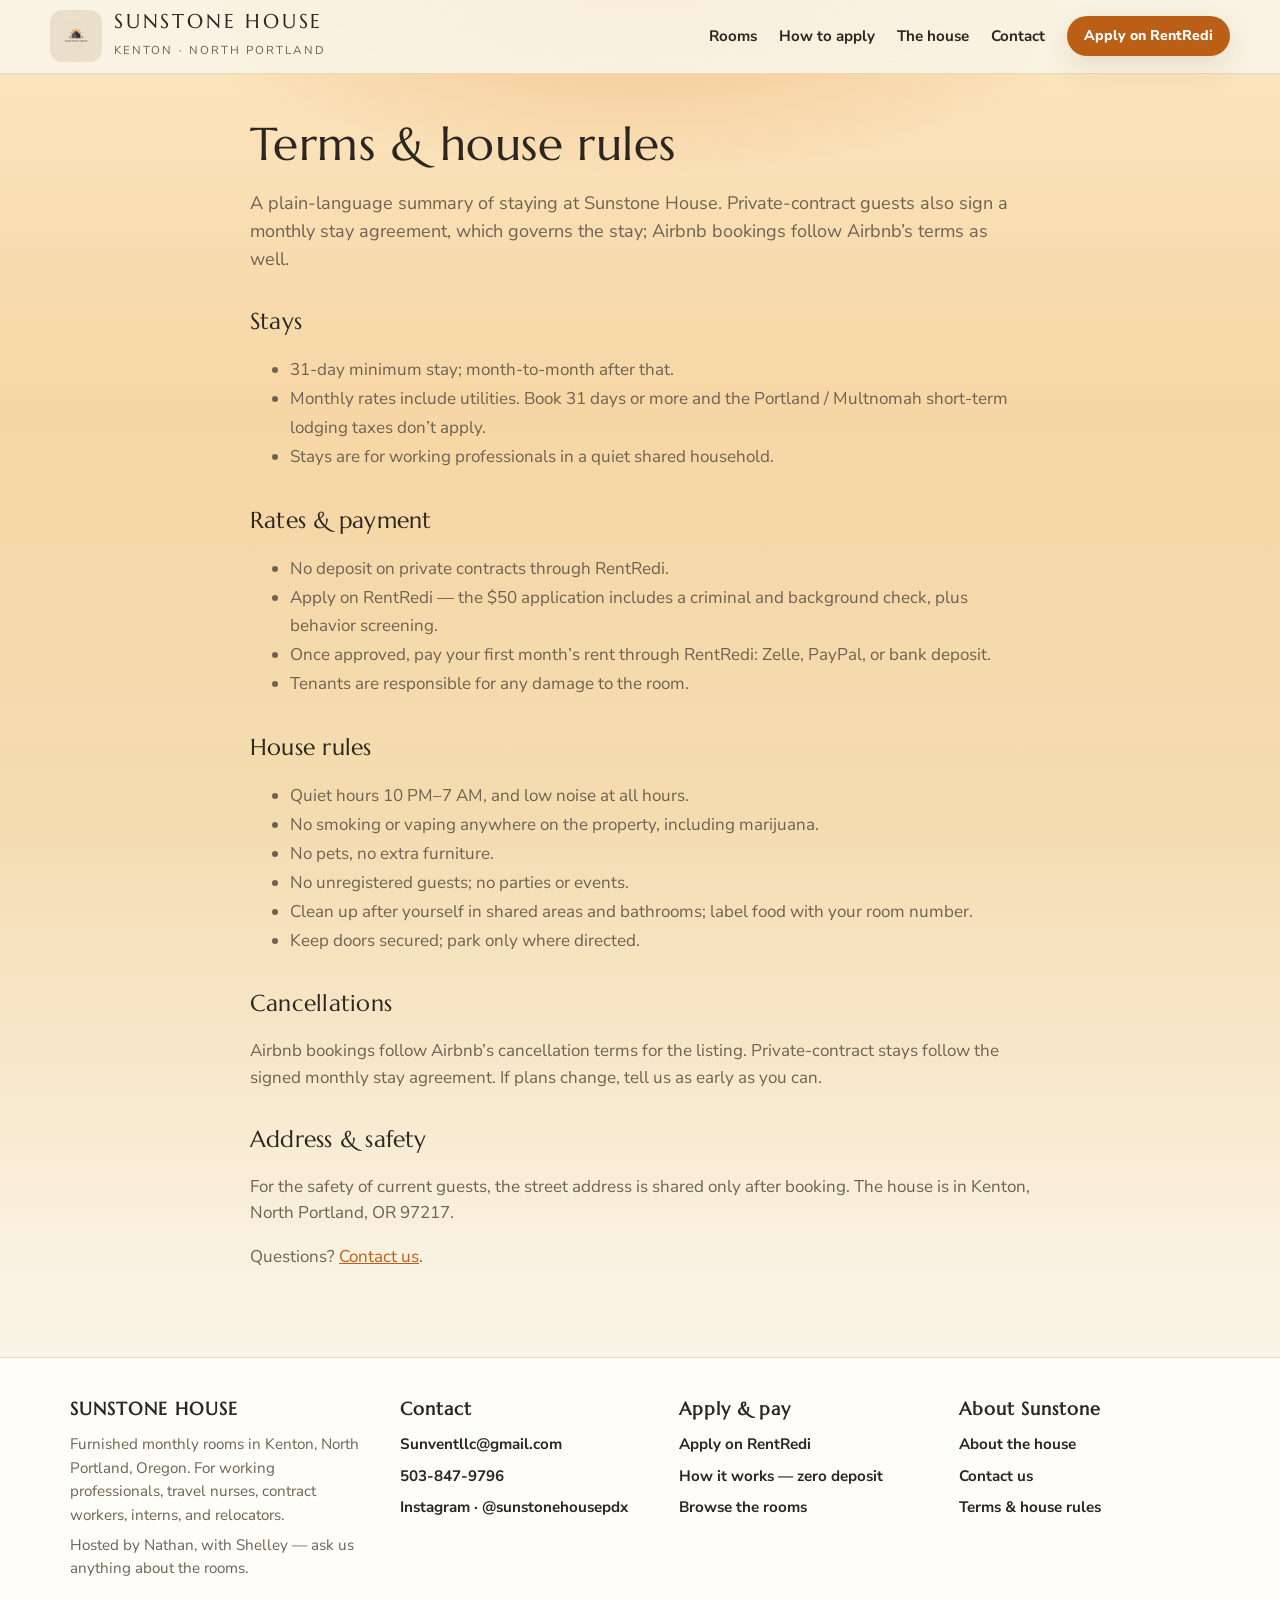
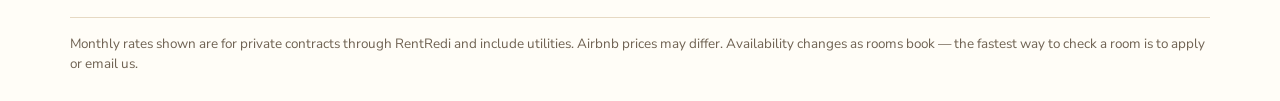
<file: terms.html>
<!doctype html>
<html lang="en">
<head>
<!-- Google tag (gtag.js) -->
<script async src="https://www.googletagmanager.com/gtag/js?id=G-5K75ML6BBK"></script>
<script>
  window.dataLayer = window.dataLayer || [];
  function gtag(){dataLayer.push(arguments);}
  gtag('js', new Date());

  gtag('config', 'G-5K75ML6BBK');
</script>
<meta charset="utf-8" />
<meta name="viewport" content="width=device-width, initial-scale=1, viewport-fit=cover" />
<meta name="color-scheme" content="light" />
<meta name="description" content="Stay terms and house rules for Sunstone House: 31-day minimum, month-to-month, zero deposit on private contracts, quiet hours 10 PM–7 AM, no smoking, no pets." />
<link rel="icon" href="/favicon.ico" sizes="any" />
<link rel="icon" type="image/png" sizes="512x512" href="/assets/logo.png" />
<link rel="apple-touch-icon" href="/apple-touch-icon.png" />
<title>Terms & House Rules — Sunstone House, North Portland</title>
<link rel="canonical" href="https://sunstonehousepdx.com/terms.html" />
<script type="application/ld+json">
{
  "@context": "https://schema.org",
  "@graph": [
    {
      "@type": ["LodgingBusiness", "LocalBusiness"],
      "@id": "https://sunstonehousepdx.com/#business",
      "name": "Sunstone House",
      "url": "https://sunstonehousepdx.com/",
      "description": "Furnished monthly rooms in a shared co-living house in Kenton, North Portland. Eleven private furnished rooms, month-to-month with a 31-day minimum, utilities included, no deposit on private contracts through RentRedi.",
      "email": "sunventllc@gmail.com",
      "telephone": "+1-503-847-9796",
      "priceRange": "$1100 - $1350",
      "currenciesAccepted": "USD",
      "petsAllowed": false,
      "address": {
        "@type": "PostalAddress",
        "addressLocality": "Portland",
        "addressRegion": "OR",
        "postalCode": "97217",
        "addressCountry": "US"
      },
      "sameAs": [
        "https://www.instagram.com/sunstonehousepdx",
        "https://www.airbnb.com/users/profile/1470221697870395558"
      ]
    },
    {
      "@type": "WebSite",
      "@id": "https://sunstonehousepdx.com/#website",
      "name": "Sunstone House",
      "url": "https://sunstonehousepdx.com/",
      "publisher": { "@id": "https://sunstonehousepdx.com/#business" }
    }
  ]
}
</script>
<link rel="preconnect" href="https://fonts.googleapis.com" />
<link rel="preconnect" href="https://fonts.gstatic.com" crossorigin />
<link href="https://fonts.googleapis.com/css2?family=Marcellus&family=Nunito+Sans:opsz,wght@6..12,400;6..12,600;6..12,700;6..12,800&display=swap" rel="stylesheet" />
<style>
  :root{
    color-scheme: light;
    --bg:#faf4e7; --surface:#fffdf7; --surface2:#f4ead6;
    --bg-grad:
      radial-gradient(ellipse 58% 320px at 50% -50px, rgba(224,116,26,.38), rgba(224,116,26,0) 70%),
      linear-gradient(180deg, #fce7c2 0%, #f6d6a4 24%, #f4dcb0 48%, #faf4e7 78%);
    --ink:#2c2620; --muted:#6f6252; --line:#e6d9c3;
    --accent:#bc5f16; --accent-ink:#ffffff; --accent-soft:#f7e3cb;
    --green:#3f5d4a; --green-soft:#e2ead9;
    --amber:#8a6414; --amber-soft:#f6ecd2;
    --shadow:0 10px 30px rgba(84,58,20,.12);
    --radius:18px;
  }
  *{box-sizing:border-box}
  html{scroll-behavior:smooth}
  body{margin:0;background:var(--bg-grad);color:var(--ink);
    font-family:"Nunito Sans",system-ui,-apple-system,"Segoe UI",sans-serif;
    font-size:17px;line-height:1.55;-webkit-font-smoothing:antialiased}
  h1,h2,h3,.display{font-family:"Marcellus",Georgia,serif;font-weight:400;letter-spacing:.01em}
  a{color:var(--accent)}
  img{display:block;max-width:100%}
  .wrap{max-width:1180px;margin:0 auto;padding:0 20px}

  /* Header */
  header{position:sticky;top:0;z-index:40;background:color-mix(in srgb,var(--bg) 88%,transparent);
    backdrop-filter:blur(10px);border-bottom:1px solid var(--line)}
  .header-in{display:flex;align-items:center;gap:16px;padding:10px 0}
  .brand{display:flex;align-items:center;gap:12px;text-decoration:none;color:var(--ink)}
  .brand img{width:52px;height:52px;border-radius:12px;object-fit:cover;background:#f7efdd}
  .brand .bname{font-family:"Marcellus",serif;font-size:1.25rem;letter-spacing:.14em;line-height:1.1}
  .brand .bsub{font-size:.72rem;letter-spacing:.18em;text-transform:uppercase;color:var(--muted)}
  nav{margin-left:auto;display:flex;gap:22px;align-items:center}
  nav a{color:var(--ink);text-decoration:none;font-weight:700;font-size:.95rem}
  nav a:hover{color:var(--accent)}
  .btn{display:inline-flex;align-items:center;gap:8px;border-radius:999px;padding:11px 22px;
    font-weight:800;font-size:.95rem;text-decoration:none;border:1px solid transparent;cursor:pointer;
    transition:transform .15s ease, box-shadow .15s ease}
  .btn:active{transform:scale(.98)}
  .btn-accent{background:var(--accent);color:var(--accent-ink);box-shadow:var(--shadow)}
  .btn-ghost{background:transparent;color:var(--ink);border-color:var(--line)}
  .btn-small{padding:8px 16px;font-size:.88rem}
  @media (max-width:760px){ nav a:not(.btn){display:none} .brand .bsub{display:none} }

  /* Hero */
  .hero{padding:44px 0 30px}
  .hero-grid{display:grid;grid-template-columns:1.02fr 1fr;gap:38px;align-items:center}
  @media (max-width:880px){ .hero-grid{grid-template-columns:1fr} }
  .hero h1{font-size:clamp(2rem,4.6vw,3.2rem);line-height:1.12;margin:0 0 14px}
  .hero p.lede{font-size:1.13rem;color:var(--muted);margin:0 0 22px;max-width:34em}
  .hero-photo{border-radius:24px;overflow:hidden;box-shadow:var(--shadow)}
  .hero-photo img{width:100%;height:100%;max-height:520px;object-fit:cover}
  .chips{display:flex;flex-wrap:wrap;gap:9px;margin:22px 0 0}
  .chip{background:var(--surface);border:1px solid var(--line);border-radius:999px;
    padding:7px 14px;font-size:.87rem;font-weight:700}
  .chip strong{color:var(--accent)}
  .cta-row{display:flex;flex-wrap:wrap;gap:12px}

  /* Fact strip */
  .strip{border-top:1px solid var(--line);border-bottom:1px solid var(--line);
    background:var(--surface);margin:26px 0 0}
  .strip-in{display:grid;grid-template-columns:repeat(4,1fr);gap:8px;padding:18px 0}
  @media (max-width:760px){ .strip-in{grid-template-columns:repeat(2,1fr)} }
  .fact{text-align:center;padding:6px}
  .fact .f-big{font-family:"Marcellus",serif;font-size:1.3rem}
  .fact .f-small{font-size:.82rem;color:var(--muted);font-weight:700;letter-spacing:.04em}

  /* Sections */
  section{padding:52px 0 8px}
  .sec-head{max-width:44em;margin-bottom:8px}
  .sec-head h2{font-size:clamp(1.6rem,3.4vw,2.3rem);margin:0 0 8px}
  .sec-head p{color:var(--muted);margin:0}

  /* Filters */
  .filters{display:flex;flex-wrap:wrap;gap:9px;margin:22px 0 6px}
  .filter-btn{border:1px solid var(--line);background:var(--surface);color:var(--ink);
    border-radius:999px;padding:8px 16px;font:inherit;font-size:.9rem;font-weight:700;cursor:pointer}
  .filter-btn[aria-pressed="true"]{background:var(--ink);color:var(--bg);border-color:var(--ink)}

  /* Units + room cards */
  .unit-head{display:flex;align-items:baseline;gap:14px;margin:34px 0 16px}
  .unit-head h3{font-size:1.45rem;margin:0}
  .unit-head span{color:var(--muted);font-size:.92rem;font-weight:700}
  .grid{display:grid;grid-template-columns:repeat(3,1fr);gap:22px}
  @media (max-width:980px){ .grid{grid-template-columns:repeat(2,1fr)} }
  @media (max-width:620px){ .grid{grid-template-columns:1fr} }
  .card{background:var(--surface);border:1px solid var(--line);border-radius:var(--radius);
    overflow:hidden;display:flex;flex-direction:column;box-shadow:0 2px 10px rgba(84,58,20,.05)}
  .card-photo{position:relative;aspect-ratio:4/3;overflow:hidden;background:var(--surface2)}
  .card-photo img{width:100%;height:100%;object-fit:cover}
  .badge{position:absolute;top:12px;left:12px;border-radius:999px;padding:5px 12px;
    font-size:.76rem;font-weight:800;letter-spacing:.03em;background:var(--surface);color:var(--ink);
    box-shadow:0 2px 8px rgba(0,0,0,.18)}
  .badge.open{background:var(--green-soft);color:var(--green)}
  .badge.soon{background:var(--amber-soft);color:var(--amber)}
  .badge.private{background:var(--surface2);color:var(--muted)}
  .code{position:absolute;top:12px;right:12px;border-radius:8px;padding:4px 9px;font-size:.76rem;
    font-weight:800;background:rgba(24,18,10,.72);color:#fdf6e9;letter-spacing:.06em}
  .photo-note{position:absolute;bottom:0;left:0;right:0;padding:14px 12px 7px;font-size:.74rem;
    font-weight:700;color:#fdf6e9;background:linear-gradient(transparent,rgba(24,18,10,.66))}
  .card-body{padding:18px 18px 20px;display:flex;flex-direction:column;gap:7px;flex:1}
  .card-body h4{font-family:"Marcellus",serif;font-size:1.35rem;margin:0}
  .card-title{font-size:.9rem;color:var(--muted);font-weight:600;line-height:1.4}
  .rating{display:inline-flex;align-items:center;gap:6px;font-size:.9rem;font-weight:800}
  .rating .star{color:var(--accent);font-size:1rem}
  .rating .rcount{color:var(--muted);font-weight:700}
  .meta{display:flex;flex-wrap:wrap;gap:6px 14px;font-size:.9rem;font-weight:700;color:var(--muted)}
  .price-row{margin-top:auto;padding-top:10px;display:flex;align-items:baseline;gap:6px}
  .price{font-family:"Marcellus",serif;font-size:1.5rem}
  .price-per{color:var(--muted);font-weight:700;font-size:.88rem}
  .price-private{font-weight:800;color:var(--muted);font-size:.98rem}
  .card-actions{display:flex;gap:9px;margin-top:12px;flex-wrap:wrap}
  .card-actions .btn{flex:1;justify-content:center}
  .hidden{display:none !important}

  .coming{margin:30px 0 4px;border:1px dashed var(--line);border-radius:var(--radius);
    padding:18px 22px;text-align:center;color:var(--muted);font-weight:700;background:var(--surface)}

  /* Steps */
  .steps{display:grid;grid-template-columns:repeat(4,1fr);gap:18px;margin-top:24px}
  @media (max-width:980px){ .steps{grid-template-columns:repeat(2,1fr)} }
  @media (max-width:560px){ .steps{grid-template-columns:1fr} }
  .step{background:var(--surface);border:1px solid var(--line);border-radius:var(--radius);padding:22px}
  .step .num{width:38px;height:38px;border-radius:50%;background:var(--accent-soft);color:var(--accent);
    display:flex;align-items:center;justify-content:center;font-family:"Marcellus",serif;font-size:1.15rem;margin-bottom:12px}
  .step h4{margin:0 0 6px;font-size:1.05rem}
  .step p{margin:0;color:var(--muted);font-size:.94rem}
  .zero{margin-top:20px;background:var(--green-soft);border-radius:var(--radius);padding:22px 26px;
    display:flex;gap:18px;align-items:center;flex-wrap:wrap}
  .zero .z-big{font-family:"Marcellus",serif;font-size:1.6rem;color:var(--green)}
  .zero p{margin:0;max-width:46em}

  /* House */
  .house-grid{display:grid;grid-template-columns:1fr 1fr;gap:26px;margin-top:24px;align-items:start}
  @media (max-width:880px){ .house-grid{grid-template-columns:1fr} }
  .amen{list-style:none;margin:0;padding:0;display:grid;grid-template-columns:1fr 1fr;gap:10px 22px}
  @media (max-width:480px){ .amen{grid-template-columns:1fr} }
  .amen li{display:flex;gap:10px;align-items:flex-start;font-weight:600}
  .amen .dot{flex:none;width:9px;height:9px;border-radius:50%;background:var(--accent);margin-top:8px}
  .house-photos{display:grid;grid-template-columns:1fr 1fr;gap:14px}
  .house-photos img{border-radius:14px;width:100%;height:190px;object-fit:cover}
  .house-photos img.wide{grid-column:1/-1;height:230px}
  .rules{margin-top:22px;background:var(--surface);border:1px solid var(--line);
    border-radius:var(--radius);padding:20px 24px}
  .rules h4{margin:0 0 8px;font-family:"Marcellus",serif;font-size:1.15rem}
  .rules p{margin:0;color:var(--muted)}

  /* Story */
  .story{background:var(--surface);border:1px solid var(--line);border-radius:24px;
    padding:34px;margin-top:24px;display:grid;grid-template-columns:120px 1fr;gap:28px;align-items:center}
  @media (max-width:620px){ .story{grid-template-columns:1fr;text-align:center;justify-items:center} }
  .story img{width:120px;height:120px;border-radius:16px;object-fit:cover;background:#f7efdd}
  .story h3{margin:0 0 8px;font-size:1.5rem}
  .story p{margin:0;color:var(--muted);max-width:52em}

  /* Footer */
  footer{margin-top:60px;border-top:1px solid var(--line);background:var(--surface)}
  .foot-in{padding:38px 0 30px;display:grid;grid-template-columns:1.2fr 1fr 1fr 1fr;gap:28px}
  @media (max-width:760px){ .foot-in{grid-template-columns:1fr} }
  footer h4{font-family:"Marcellus",serif;margin:0 0 10px;font-size:1.1rem;letter-spacing:.06em}
  footer p, footer a{font-size:.95rem}
  footer p{color:var(--muted);margin:0 0 6px}
  .foot-links{display:flex;flex-direction:column;gap:8px}
  .foot-links a{color:var(--ink);text-decoration:none;font-weight:700}
  .foot-links a:hover{color:var(--accent)}
  .fineprint{border-top:1px solid var(--line);padding:16px 0 26px;color:var(--muted);font-size:.84rem}

  /* Modal */
  .modal-back{position:fixed;inset:0;background:rgba(20,14,6,.6);z-index:60;display:none;
    align-items:flex-end;justify-content:center;padding:0}
  .modal-back.open{display:flex}
  .modal{background:var(--bg);width:100%;max-width:680px;max-height:92vh;overflow:auto;
    border-radius:22px 22px 0 0;padding:0 0 28px;animation:rise .22s ease}
  @media (min-width:700px){ .modal-back{align-items:center;padding:24px} .modal{border-radius:22px} }
  @keyframes rise{from{transform:translateY(16px);opacity:.4}to{transform:none;opacity:1}}
  @media (prefers-reduced-motion: reduce){ .modal{animation:none} html{scroll-behavior:auto} }
  .modal-photo{position:relative}
  .modal-photo img.main{width:100%;height:300px;object-fit:cover}
  .modal-photo img.second{width:100%;height:190px;object-fit:cover;margin-top:4px}
  .modal-close{position:absolute;top:14px;right:14px;width:40px;height:40px;border-radius:50%;
    border:none;background:rgba(24,18,10,.72);color:#fdf6e9;font-size:1.2rem;cursor:pointer;line-height:1}
  .modal-body{padding:22px 26px 0}
  .modal-body h3{font-size:1.7rem;margin:0 0 2px}
  .modal-actions{display:flex;gap:10px;flex-wrap:wrap;margin-top:18px}
  .modal-actions .btn{flex:1;justify-content:center;min-width:150px}
</style>
<style>
  .page{padding:44px 0 10px;max-width:780px}
  .page h1{font-size:clamp(2rem,4.4vw,2.9rem);margin:0 0 14px;line-height:1.15}
  .page h2{font-size:1.45rem;margin:30px 0 8px}
  .page p{color:var(--muted)}
  .page p.lede{font-size:1.13rem;color:var(--muted)}
  .page ul{color:var(--muted);line-height:1.7}
  .page ul.contact-list{list-style:none;margin:0;padding:0;display:grid;gap:10px}
  .page ul.contact-list li{background:var(--surface);border:1px solid var(--line);border-radius:14px;padding:14px 18px}
</style>
</head>
<body>

<header>
  <div class="wrap header-in">
    <a class="brand" href="/">
      <img src="assets/logo.png" alt="Sunstone House logo — a house with a rising sun" />
      <span>
        <span class="bname">SUNSTONE HOUSE</span><br />
        <span class="bsub">Kenton · North Portland</span>
      </span>
    </a>
    <nav>
      <a href="/#rooms">Rooms</a>
      <a href="/#apply">How to apply</a>
      <a href="/#house">The house</a>
      <a href="/#contact">Contact</a>
      <a class="btn btn-accent btn-small" href="https://app.rentredi.com/listingDetails/nP26V74aCEU7MQTvePxpmJXlaKL2" target="_blank" rel="noopener">Apply on RentRedi</a>
    </nav>
  </div>
</header>

<main class="wrap page">
  <h1>Terms &amp; house rules</h1>
  <p class="lede">A plain-language summary of staying at Sunstone House. Private-contract guests also sign a monthly stay agreement, which governs the stay; Airbnb bookings follow Airbnb&rsquo;s terms as well.</p>

  <h2>Stays</h2>
  <ul>
    <li>31-day minimum stay; month-to-month after that.</li>
    <li>Monthly rates include utilities. Book 31 days or more and the Portland / Multnomah short-term lodging taxes don&rsquo;t apply.</li>
    <li>Stays are for working professionals in a quiet shared household.</li>
  </ul>

  <h2>Rates &amp; payment</h2>
  <ul>
    <li>No deposit on private contracts through RentRedi.</li>
    <li>Apply on RentRedi &mdash; the $50 application includes a criminal and background check, plus behavior screening.</li>
    <li>Once approved, pay your first month&rsquo;s rent through RentRedi: Zelle, PayPal, or bank deposit.</li>
    <li>Tenants are responsible for any damage to the room.</li>
  </ul>

  <h2>House rules</h2>
  <ul>
    <li>Quiet hours 10 PM&ndash;7 AM, and low noise at all hours.</li>
    <li>No smoking or vaping anywhere on the property, including marijuana.</li>
    <li>No pets, no extra furniture.</li>
    <li>No unregistered guests; no parties or events.</li>
    <li>Clean up after yourself in shared areas and bathrooms; label food with your room number.</li>
    <li>Keep doors secured; park only where directed.</li>
  </ul>

  <h2>Cancellations</h2>
  <p>Airbnb bookings follow Airbnb&rsquo;s cancellation terms for the listing. Private-contract stays follow the signed monthly stay agreement. If plans change, tell us as early as you can.</p>

  <h2>Address &amp; safety</h2>
  <p>For the safety of current guests, the street address is shared only after booking. The house is in Kenton, North Portland, OR 97217.</p>

  <p>Questions? <a href="/contact.html">Contact us</a>.</p>
</main>

<!-- FOOTER -->
<footer id="contact">
  <div class="wrap">
    <div class="foot-in">
      <div>
        <h4>SUNSTONE HOUSE</h4>
        <p>Furnished monthly rooms in Kenton, North Portland, Oregon. For working professionals, travel nurses, contract workers, interns, and relocators.</p>
        <p>Hosted by Nathan, with Shelley — ask us anything about the rooms.</p>
      </div>
      <div>
        <h4>Contact</h4>
        <div class="foot-links">
          <a href="mailto:Sunventllc@gmail.com">Sunventllc@gmail.com</a>
          <a href="tel:+15038479796">503-847-9796</a>
          <a href="https://www.instagram.com/sunstonehousepdx" target="_blank" rel="noopener">Instagram · @sunstonehousepdx</a>
        </div>
      </div>
      <div>
        <h4>Apply &amp; pay</h4>
        <div class="foot-links">
          <a href="https://app.rentredi.com/listingDetails/nP26V74aCEU7MQTvePxpmJXlaKL2" target="_blank" rel="noopener">Apply on RentRedi</a>
          <a href="/#apply">How it works — zero deposit</a>
          <a href="/#rooms">Browse the rooms</a>
        </div>
      </div>
      <div>
        <h4>About Sunstone</h4>
        <div class="foot-links">
          <a href="/about.html">About the house</a>
          <a href="/contact.html">Contact us</a>
          <a href="/terms.html">Terms &amp; house rules</a>
        </div>
      </div>
    </div>
    <div class="fineprint">Monthly rates shown are for private contracts through RentRedi and include utilities. Airbnb prices may differ. Availability changes as rooms book — the fastest way to check a room is to apply or email us.</div>
  </div>
</footer>
</body>
</html>
</file>
